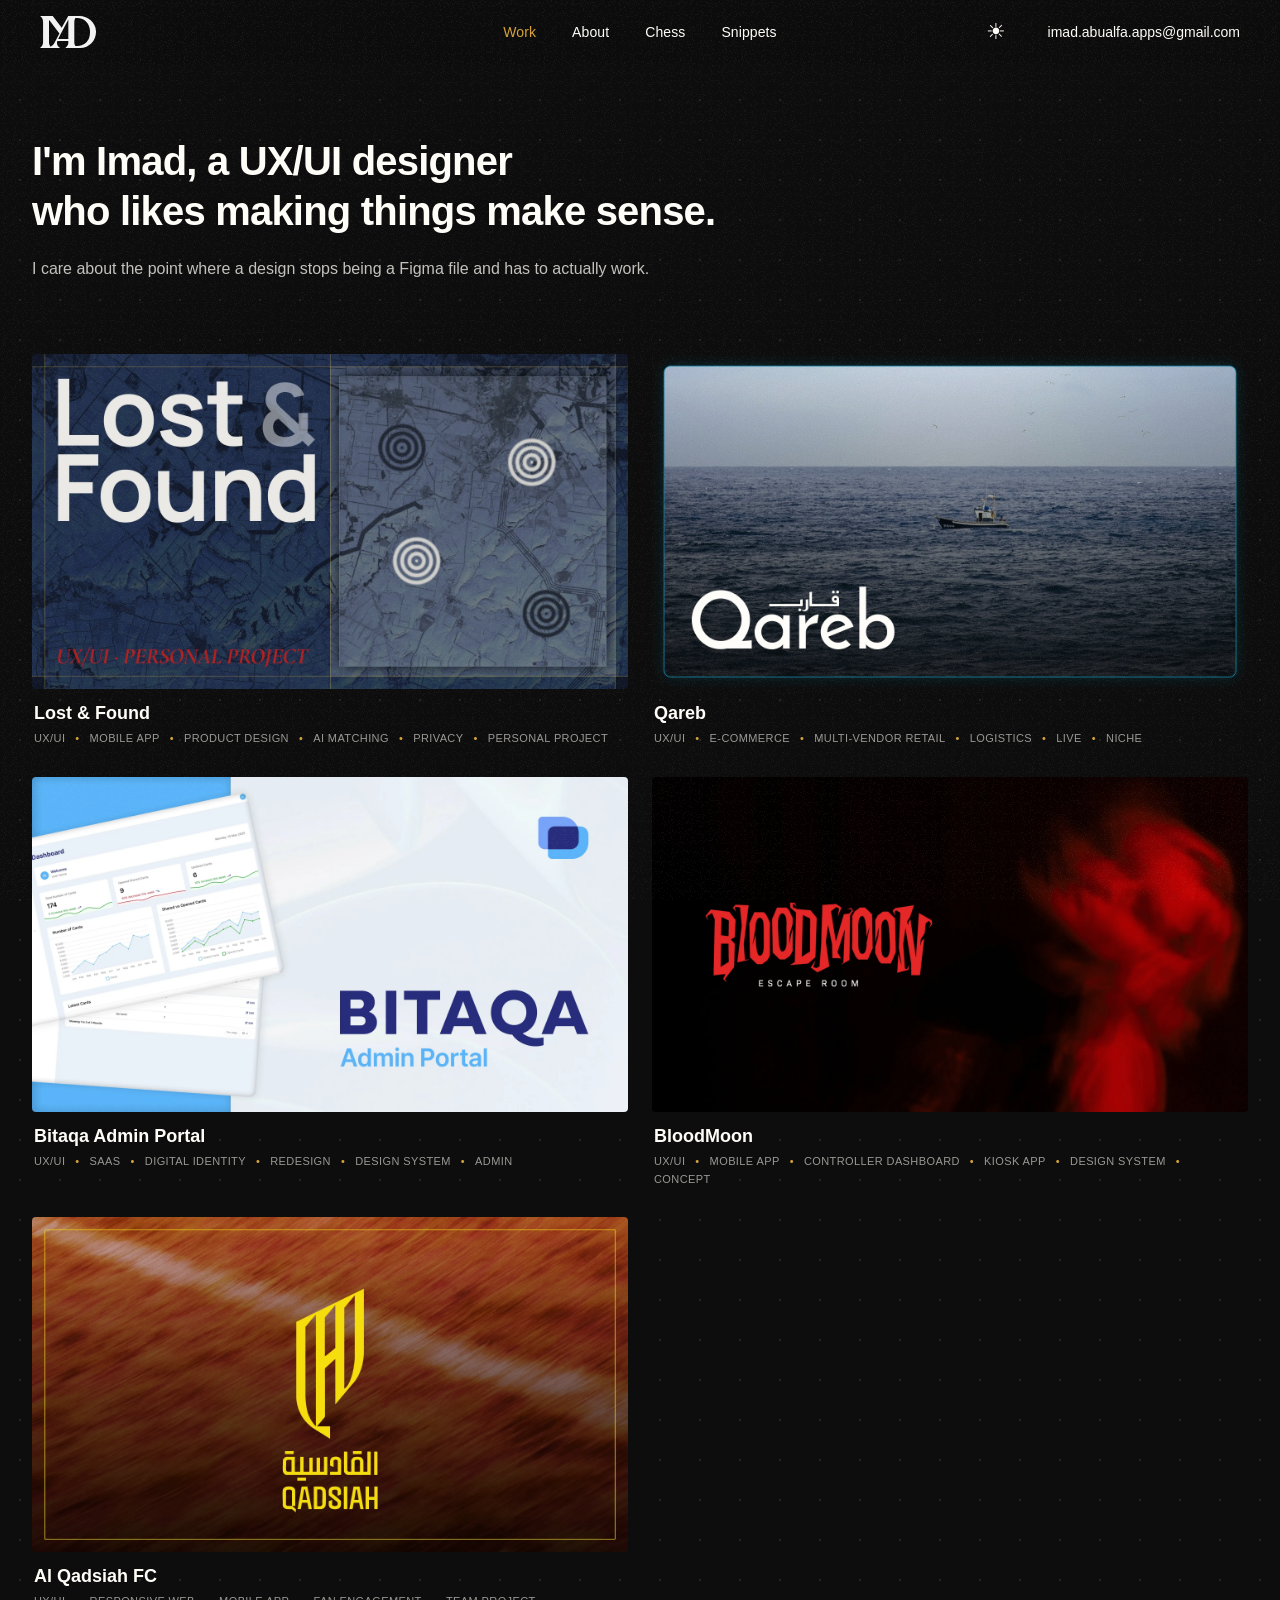
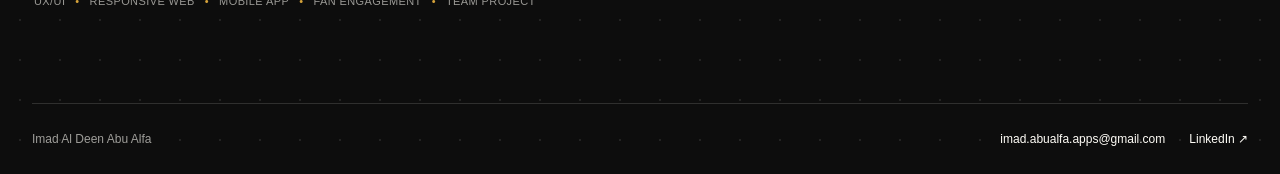
<file: index.html>
<!DOCTYPE html>
<html lang="en">
    <head>
        <meta charset="UTF-8">
        <meta name="viewport" content="width=device-width, initial-scale=1.0">
        <title>Imad Al Deen Abu Alfa Portfolio</title>

        <link rel="icon" type="image/png" href="favicon.png">

        <script src="theme.js"></script>
        <link rel="stylesheet" href="buttons.css">
        <link rel="stylesheet" href="styles.css">
    </head>

    <body>
        <div class="navbar">
            <div
                class="logo-hover"
                onclick="window.scrollTo({ top: 0, behavior: 'smooth' })"
            >
                <img class="logo logo-black" src="Logo.svg" alt="Imad Logo">
                <img class="logo logo-yellow" src="Logo-yellow.svg" alt="">
            </div>

            <div class="nav-links">
                <a href="./index.html" class="H4" aria-current="page">Work</a>
                <a href="about/index.html" class="H4">About</a>
                <a href="chess/index.html" class="H4">Chess</a>
                <a href="snippets/index.html" class="H4">Snippets</a>
            </div>

            <div class="nav-actions">
              <button
                class="theme-toggle"
                type="button"
                aria-label="Switch to dark mode"
                aria-pressed="false"
              >
                <span class="theme-moon" aria-hidden="true">☾</span>
                <span class="theme-sun" aria-hidden="true">☀︎</span>
              </button>
            
              <a
                class="nav-email email-link"
                href="mailto:imad.abualfa.apps@gmail.com"
              >
                imad.abualfa.apps@gmail.com
              </a>
            
              <button class="hamburger" id="hamburger" aria-label="Open menu" aria-expanded="false" aria-controls="mobile-drawer">
                  <span></span>
                  <span></span>
                  <span></span>
              </button>
            </div>

        </div>

        <div class="drawer-overlay" id="drawerOverlay"></div>

        <nav class="mobile-drawer" id="mobile-drawer" aria-hidden="true">
            <div class="drawer-header">
                <img class="logo" src="Logo.svg" alt="Imad Logo">
                <button class="drawer-close" id="drawerClose" aria-label="Close menu">&times;</button>
            </div>
            <div class="drawer-links">
                <a href="./index.html" class="H4" aria-current="page">Work</a>
                <a href="about/index.html" class="H4">About</a>
                <a href="chess/index.html" class="H4">Chess</a>
                <a href="snippets/index.html" class="H4">Snippets</a>
            </div>
            <a class="drawer-email email-link" href="mailto:imad.abualfa.apps@gmail.com">
              imad.abualfa.apps@gmail.com
            </a>
        </nav>
<!--
        <div class="section1">
            <div class="hero">
                <video
                    class="hero-static"
                    autoplay
                    muted
                    loop
                    playsinline
                >
                    <source src="tv-static.webm" type="video/webm">
                </video>
                <div class="hero-sparkles" aria-hidden="true"></div>
                <div class="herotext reveal">
                    <a class="H1">I'm Imad, a UX/UI designer
                      who likes making things make sense.</a>
                    <p class="body-large">I care about the point where a design stops being a Figma file and has to actually work.</p>
                    <button class="light-mid" onclick="scrollToWork()">View My Work</button>
                </div>
            </div>
            <div class="hero2 reveal">
                <img class="big-title" src="uxui.svg" alt="UX/UI Designer" style="width: 100%; height: auto;">
            </div>
        </div>
-->
        <section class="homepage-intro">
          <h1 class="H1">
            I'm Imad, a UX/UI designer<br class="intro-break">
            who likes making things make sense.
          </h1>
        
          <p class="body-large">
            I care about the point where a design stops being
            a Figma file and has to actually work.
          </p>
        </section>
        
        <div class="section2" id="work">
            <!--<div class="title-button reveal">
                <a class="H0">WORK</a>
                <a class="H0" style="color: var(--saffron);">'26</a>
            </div>-->
            <div class="work-grid">

                <div class="card reveal" onclick="window.location.href='lost-found/'">
                    <div class="card-image-wrap">
                        <div class="card-image-pan">
                            <img class="card-image" src="lost-found/1.webp" alt="Lost & Found">
                        </div>
                    </div>
                    <div class="card-content">
                        <a class="H4">Lost & Found</a>
                        <div class="tag-container">
                          <span class="tag">UX/UI</span>
                          <span class="tag">Mobile App</span>
                          <span class="tag">Product Design</span>
                          <span class="tag">AI Matching</span>
                          <span class="tag">Privacy</span>
                          <span class="tag">Personal Project</span>
                        </div>
                    </div>
                </div>

                <div class="card reveal" onclick="window.location.href='qareb/'">
                    <div class="card-image-wrap">
                        <div class="card-image-pan">
                            <img class="card-image" src="qareb/1.webp" alt="Qareb">
                        </div>
                    </div>
                    <div class="card-content">
                        <a class="H4">Qareb</a>
                        <div class="tag-container">
                          <span class="tag">UX/UI</span>
                          <span class="tag">E-commerce</span>
                          <span class="tag">Multi-vendor retail</span>
                          <span class="tag">Logistics</span>
                          <span class="tag">Live</span>
                          <span class="tag">Niche</span>
                        </div>
                    </div>
                </div>

            </div>

            <div class="work-grid">

                <div class="card reveal" onclick="window.location.href='bitaqa/'">
                    <div class="card-image-wrap">
                        <div class="card-image-pan">
                            <img class="card-image" src="bitaqa/1.webp" alt="Bitaqa">
                        </div>
                    </div>
                    <div class="card-content">
                        <a class="H4">Bitaqa Admin Portal</a>
                        <div class="tag-container">
                          <span class="tag">UX/UI</span>
                          <span class="tag">SAAS</span>
                          <span class="tag">Digital Identity</span>
                          <span class="tag">Redesign</span>
                          <span class="tag">Design System</span>
                          <span class="tag">Admin</span>
                        </div>
                    </div>
                </div>

                <div class="card reveal" onclick="window.location.href='bloodmoon/'">
                    <div class="card-image-wrap">
                        <div class="card-image-pan">
                            <img class="card-image" src="bloodmoon/1.webp" alt="BloodMoon">
                        </div>
                    </div>
                    <div class="card-content">
                        <a class="H4">BloodMoon</a>
                        <div class="tag-container">
                          <span class="tag">UX/UI</span>
                          <span class="tag">Mobile App</span>
                          <span class="tag">Controller Dashboard</span>
                          <span class="tag">Kiosk App</span>
                          <span class="tag">Design System</span>
                          <span class="tag">Concept</span>
                        </div>
                    </div>
                </div>

            </div>

            <div class="work-grid">

                <div class="card reveal" onclick="window.location.href='al-qadsiah/'">
                    <div class="card-image-wrap">
                        <div class="card-image-pan">
                            <img class="card-image" src="al-qadsiah/1.webp" alt="Al Qadsiah">
                        </div>
                    </div>
                    <div class="card-content">
                        <a class="H4">Al Qadsiah FC</a>
                        <div class="tag-container">
                          <span class="tag">UX/UI</span>
                          <span class="tag">Responsive Web</span>
                          <span class="tag">Mobile App</span>
                          <span class="tag">Fan Engagement</span>
                          <span class="tag">Team Project</span>
                        </div>
                    </div>
                </div>
<!--
                <div class="card reveal">
                    <div class="card-image-wrap">
                        <div class="card-image-pan">
                            <img class="card-image" src="bloodmoon.webp" alt="Bloodmooon">
                        </div>
                    </div>
                    <div class="card-content">
                        <a class="H4">BloodMooon</a>
                        <div class="tag-container">
                          <span class="tag">UX/UI</span>
                          <span class="tag">AI Chatbot</span>
                          <span class="tag">Fintech</span>
                          <span class="tag">Design System</span>
                          <span class="tag">Award-Winning</span>
                        </div>
                    </div>
                </div>
 -->
            </div>


            <script>
              const hero = document.querySelector('.hero');
            
              if (hero && window.matchMedia('(pointer: fine)').matches) {
            
                let targetX = 50;
                let targetY = 50;
            
                let currentX = 50;
                let currentY = 50;
            
                const followSpeed = 0.08;
            
                hero.addEventListener('pointermove', (event) => {
                  const rect = hero.getBoundingClientRect();
            
                  targetX =
                    ((event.clientX - rect.left) / rect.width) * 100;
            
                  targetY =
                    ((event.clientY - rect.top) / rect.height) * 100;
            
                  hero.style.setProperty('--hero-glow-opacity', '1');
                });
            
                hero.addEventListener('pointerleave', () => {
                  hero.style.setProperty('--hero-glow-opacity', '0');
                });
            
                function animateSpotlight() {
            
                  currentX += (targetX - currentX) * followSpeed;
                  currentY += (targetY - currentY) * followSpeed;
            
                  hero.style.setProperty(
                    '--hero-mx',
                    `${currentX}%`
                  );
            
                  hero.style.setProperty(
                    '--hero-my',
                    `${currentY}%`
                  );
            
                  requestAnimationFrame(animateSpotlight);
                }
            
                animateSpotlight();
              }
            </script>

            <script>
              const sparkleContainer =
                document.querySelector('.hero-sparkles');
            
              if (sparkleContainer) {
            
                const sparkleCount = 26;
            
                for (let i = 0; i < sparkleCount; i++) {
            
                  const sparkle = document.createElement('span');
            
                  sparkle.classList.add('hero-sparkle');
            
                  const size =
                    Math.random() * 2 + 1.5;
            
                  const x =
                    Math.random() * 100;
            
                  const duration =
                    Math.random() * 8 + 9;
            
                  const delay =
                    Math.random() * -15;
            
                  const drift =
                    Math.random() * 100 - 50;
            
                  const opacity =
                    Math.random() * 0.35 + 0.2;
            
                  sparkle.style.setProperty(
                    '--size',
                    `${size}px`
                  );
            
                  sparkle.style.setProperty(
                    '--x',
                    `${x}%`
                  );
            
                  sparkle.style.setProperty(
                    '--duration',
                    `${duration}s`
                  );
            
                  sparkle.style.setProperty(
                    '--delay',
                    `${delay}s`
                  );
            
                  sparkle.style.setProperty(
                    '--drift',
                    `${drift}px`
                  );
            
                  sparkle.style.setProperty(
                    '--opacity',
                    opacity
                  );
            
                  sparkleContainer.appendChild(sparkle);
                }
              }
            </script>
            
        </div>

        <footer class="site-footer">
          <span class="footer-name">Imad Al Deen Abu Alfa</span>
        
          <div class="footer-links">
            <a
              class="email-link"
              href="mailto:imad.abualfa.apps@gmail.com"
            >
              imad.abualfa.apps@gmail.com
            </a>
        
            <a
              href="https://www.linkedin.com/in/imad-al-deen-abu-alfa/"
              target="_blank"
              rel="noopener noreferrer"
            >
              LinkedIn ↗
            </a>
          </div>
        </footer>

        <script>
          const footerSparkleContainer =
            document.querySelector('.footer-sparkles');
        
          if (footerSparkleContainer) {
        
            const footerSparkleCount = 20;
        
            for (let i = 0; i < footerSparkleCount; i++) {
        
              const sparkle = document.createElement('span');
        
              sparkle.classList.add('hero-sparkle');
        
              const size =
                Math.random() * 2 + 1.5;
        
              const x =
                Math.random() * 100;
        
              const duration =
                Math.random() * 8 + 9;
        
              const delay =
                Math.random() * -15;
        
              const drift =
                Math.random() * 100 - 50;
        
              const opacity =
                Math.random() * 0.35 + 0.2;
        
              sparkle.style.setProperty(
                '--size',
                `${size}px`
              );
        
              sparkle.style.setProperty(
                '--x',
                `${x}%`
              );
        
              sparkle.style.setProperty(
                '--duration',
                `${duration}s`
              );
        
              sparkle.style.setProperty(
                '--delay',
                `${delay}s`
              );
        
              sparkle.style.setProperty(
                '--drift',
                `${drift}px`
              );
        
              sparkle.style.setProperty(
                '--opacity',
                opacity
              );
        
              footerSparkleContainer.appendChild(sparkle);
            }
          }
        </script>

        <script src="cursor.js"></script>
        <script src="email-copy.js"></script>

        <script>
              /* =========================================================
                 OFFSET SCROLLING LOGIC (-80px Navbar Height)
                 ========================================================= */
              function scrollToSection(id) {
                const targetSection = document.getElementById(id);

                if (targetSection) {
                  const elementPosition = targetSection.getBoundingClientRect().top;
                  const offsetPosition = elementPosition + window.pageYOffset - 64; // 64px navbar offset

                  window.scrollTo({
                    top: offsetPosition,
                    behavior: 'smooth'
                  });
                }
              }

              // Section helpers
              function scrollToWork() {
                scrollToSection('work');
              }

              function scrollToAbout() {
                scrollToSection('about');
              }

              /* =========================================================
                 MOBILE DRAWER LOGIC
                 ========================================================= */
              const hamburger = document.getElementById('hamburger');
              const drawer = document.getElementById('mobile-drawer');
              const overlay = document.getElementById('drawerOverlay');
              const drawerClose = document.getElementById('drawerClose');

              function openDrawer() {
                drawer.classList.add('open');
                overlay.classList.add('open');
                hamburger.classList.add('active');
                hamburger.setAttribute('aria-expanded', 'true');
                drawer.setAttribute('aria-hidden', 'false');
                document.body.style.overflow = 'hidden';
              }

              function closeDrawer() {
                drawer.classList.remove('open');
                overlay.classList.remove('open');
                hamburger.classList.remove('active');
                hamburger.setAttribute('aria-expanded', 'false');
                drawer.setAttribute('aria-hidden', 'true');
                document.body.style.overflow = '';
              }

              function closeDrawerAnd(fn) {
                closeDrawer();
                setTimeout(fn, 300);
              }

              hamburger.addEventListener('click', () => {
                drawer.classList.contains('open') ? closeDrawer() : openDrawer();
              });
              drawerClose.addEventListener('click', closeDrawer);
              overlay.addEventListener('click', closeDrawer);

              /* =========================================================
                 CARD IMAGE PARALLAX
                 ========================================================= */
              const MAX_PARALLAX = 10; // px

              document.querySelectorAll('.card-image-wrap').forEach(wrap => {
                wrap.addEventListener('mousemove', (e) => {
                  const rect = wrap.getBoundingClientRect();
                  const px = ((e.clientX - rect.left) / rect.width - 0.5) * MAX_PARALLAX;
                  const py = ((e.clientY - rect.top) / rect.height - 0.5) * MAX_PARALLAX;
                  wrap.style.setProperty('--px', px.toFixed(2));
                  wrap.style.setProperty('--py', py.toFixed(2));
                });

                wrap.addEventListener('mouseleave', () => {
                  wrap.style.setProperty('--px', 0);
                  wrap.style.setProperty('--py', 0);
                });
              });

              /* =========================================================
                 SCROLL FADE-IN REVEAL
                 ========================================================= */
              const revealEls = document.querySelectorAll('.reveal');

              if ('IntersectionObserver' in window) {
                const revealObserver = new IntersectionObserver((entries) => {
                  entries.forEach((entry, i) => {
                    if (entry.isIntersecting) {
                      entry.target.style.transitionDelay = (i % 3) * 60 + 'ms';
                      entry.target.classList.add('in-view');
                      revealObserver.unobserve(entry.target);
                    }
                  });
                }, { threshold: 0.12, rootMargin: '0px 0px -60px 0px' });

                revealEls.forEach(el => revealObserver.observe(el));
              } else {
                revealEls.forEach(el => el.classList.add('in-view'));
              }
              
            </script>

            
            <script src="button-hover.js"></script>

    </body>
</html>
</file>
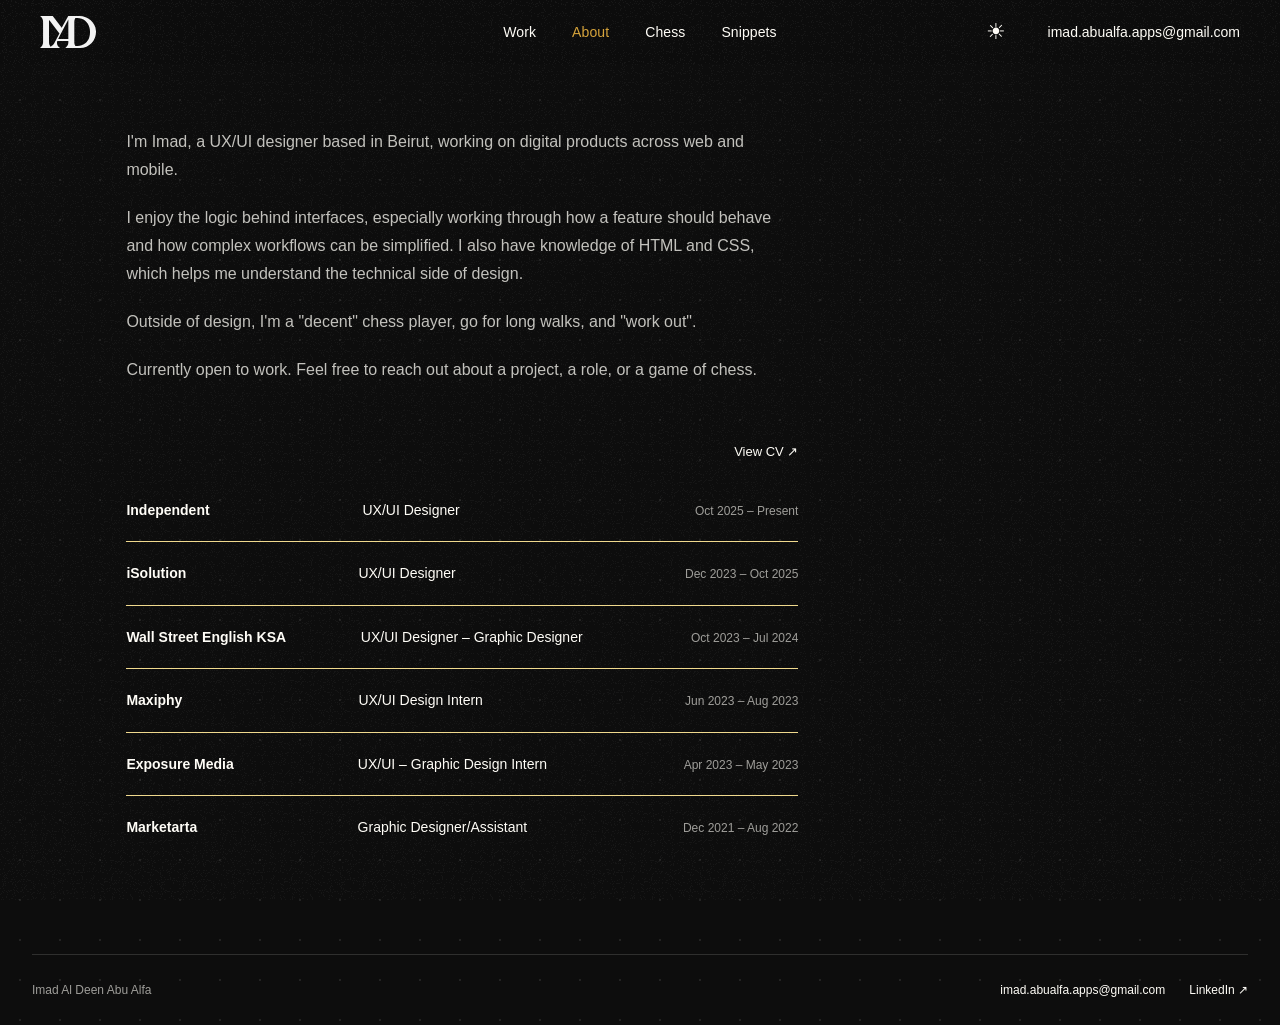
<file: about/index.html>
<!DOCTYPE html>
<html lang="en">
<head>
  <meta charset="UTF-8">
  <meta name="viewport" content="width=device-width, initial-scale=1.0">
  <title>About - Imad Al Deen Abu Alfa</title>

  <link rel="icon" type="image/png" href="../favicon.png">

  <script src="../theme.js"></script>
  <link rel="stylesheet" href="../buttons.css">
  <link rel="stylesheet" href="../styles.css">
</head>

<body>
  <div class="navbar">
    <div class="logo-hover" onclick="window.location.href='../index.html'">
      <img class="logo logo-black" src="../Logo.svg" alt="Imad Logo">
      <img class="logo logo-yellow" src="../Logo-yellow.svg" alt="">
    </div>

    <div class="nav-links">
      <a href="../index.html" class="H4">Work</a>
      <a href="./index.html" class="H4" aria-current="page">About</a>
      <a href="../chess/index.html" class="H4">Chess</a>
      <a href="../snippets/index.html" class="H4">Snippets</a>
    </div>

    <div class="nav-actions">
      <button
        class="theme-toggle"
        type="button"
        aria-label="Switch to light mode"
        aria-pressed="false"
      >
        <span class="theme-moon" aria-hidden="true">☾</span>
        <span class="theme-sun" aria-hidden="true">☀︎</span>
      </button>

      <a
        class="nav-email email-link"
        href="mailto:imad.abualfa.apps@gmail.com"
      >
        imad.abualfa.apps@gmail.com
      </a>

      <button
        class="hamburger"
        id="hamburger"
        aria-label="Open menu"
        aria-expanded="false"
        aria-controls="mobile-drawer"
      >
        <span></span>
        <span></span>
        <span></span>
      </button>
    </div>
  </div>

  <div class="drawer-overlay" id="drawerOverlay"></div>

  <nav class="mobile-drawer" id="mobile-drawer" aria-hidden="true">
    <div class="drawer-header">
      <img class="logo" src="../Logo.svg" alt="Imad Logo">
      <button
        class="drawer-close"
        id="drawerClose"
        aria-label="Close menu"
      >&times;</button>
    </div>

    <div class="drawer-links">
      <a href="../index.html" class="H4">Work</a>
      <a href="./index.html" class="H4" aria-current="page">About</a>
      <a href="../chess/index.html" class="H4">Chess</a>
      <a href="../snippets/index.html" class="H4">Snippets</a>
    </div>

    <a
      class="drawer-email email-link"
      href="mailto:imad.abualfa.apps@gmail.com"
    >
      imad.abualfa.apps@gmail.com
    </a>
  </nav>

  <main class="about-page">
    <section class="about-intro">
      <section class="about-intro">
        <p>
          I'm Imad, a UX/UI designer based in Beirut, working on digital products across web and mobile.
        </p>

        <p>
          I enjoy the logic behind interfaces, especially working through how a feature should behave and 
          how complex workflows can be simplified. I also have knowledge of HTML and CSS, which helps me 
          understand the technical side of design.
        </p>

        <p>
          Outside of design, I'm a "decent" chess player, go for long walks, and "work out".
        </p>

        <p>
          Currently open to work. Feel free to reach out about a project, a role, or a game of chess.
        </p>
      </section>
    </section>
  
    <section class="experience" id="about">
      <section class="experience" id="about">
        <div class="experience-header">
          <a
            class="experience-cv"
            href="../Abu_Alfa_Imad_Al_Deen_CV_Public.pdf"
            target="_blank"
            rel="noopener noreferrer"
          >
            View CV ↗
          </a>
        </div>
        <div class="exp-row">
          <div class="exp-company">Independent</div>
          <div class="exp-role">UX/UI Designer</div>
          <div class="exp-dates">Oct 2025 – Present</div>
        </div>
        <div class="exp-row">
          <div class="exp-company">iSolution</div>
          <div class="exp-role">UX/UI Designer</div>
          <div class="exp-dates">Dec 2023 – Oct 2025</div>
        </div>
        <div class="exp-row">
          <div class="exp-company">Wall Street English KSA</div>
          <div class="exp-role">UX/UI Designer – Graphic Designer</div>
          <div class="exp-dates">Oct 2023 – Jul 2024</div>
        </div>
        <div class="exp-row">
          <div class="exp-company">Maxiphy</div>
          <div class="exp-role">UX/UI Design Intern</div>
          <div class="exp-dates">Jun 2023 – Aug 2023</div>
        </div>
        <div class="exp-row">
          <div class="exp-company">Exposure Media</div>
          <div class="exp-role">UX/UI – Graphic Design Intern</div>
          <div class="exp-dates">Apr 2023 – May 2023</div>
        </div>
        <div class="exp-row">
          <div class="exp-company">Marketarta</div>
          <div class="exp-role">Graphic Designer/Assistant</div>
          <div class="exp-dates">Dec 2021 – Aug 2022</div>
        </div>
      </section>
    </section>
  </main>


  <footer class="site-footer">
    <span class="footer-name">Imad Al Deen Abu Alfa</span>

    <div class="footer-links">
      <a
        class="email-link"
        href="mailto:imad.abualfa.apps@gmail.com"
      >
        imad.abualfa.apps@gmail.com
      </a>

      <a
        href="https://www.linkedin.com/in/imad-al-deen-abu-alfa/"
        target="_blank"
        rel="noopener noreferrer"
      >
        LinkedIn ↗
      </a>
    </div>
  </footer>

  <script src="../cursor.js"></script>
  <script src="../email-copy.js"></script>

  <script>
    const hamburger = document.getElementById('hamburger');
    const drawer = document.getElementById('mobile-drawer');
    const overlay = document.getElementById('drawerOverlay');
    const drawerClose = document.getElementById('drawerClose');

    function openDrawer() {
      drawer.classList.add('open');
      overlay.classList.add('open');
      hamburger.classList.add('active');
      hamburger.setAttribute('aria-expanded', 'true');
      drawer.setAttribute('aria-hidden', 'false');
      document.body.style.overflow = 'hidden';
    }

    function closeDrawer() {
      drawer.classList.remove('open');
      overlay.classList.remove('open');
      hamburger.classList.remove('active');
      hamburger.setAttribute('aria-expanded', 'false');
      drawer.setAttribute('aria-hidden', 'true');
      document.body.style.overflow = '';
    }

    hamburger.addEventListener('click', function () {
      drawer.classList.contains('open')
        ? closeDrawer()
        : openDrawer();
    });

    drawerClose.addEventListener('click', closeDrawer);
    overlay.addEventListener('click', closeDrawer);

    document.addEventListener('keydown', function (event) {
      if (event.key === 'Escape') closeDrawer();
    });

    window.matchMedia('(max-width: 900px)')
      .addEventListener('change', function (event) {
        if (!event.matches) closeDrawer();
      });
  </script>
  <script src="../button-hover.js"></script>
</body>
</html>
</file>
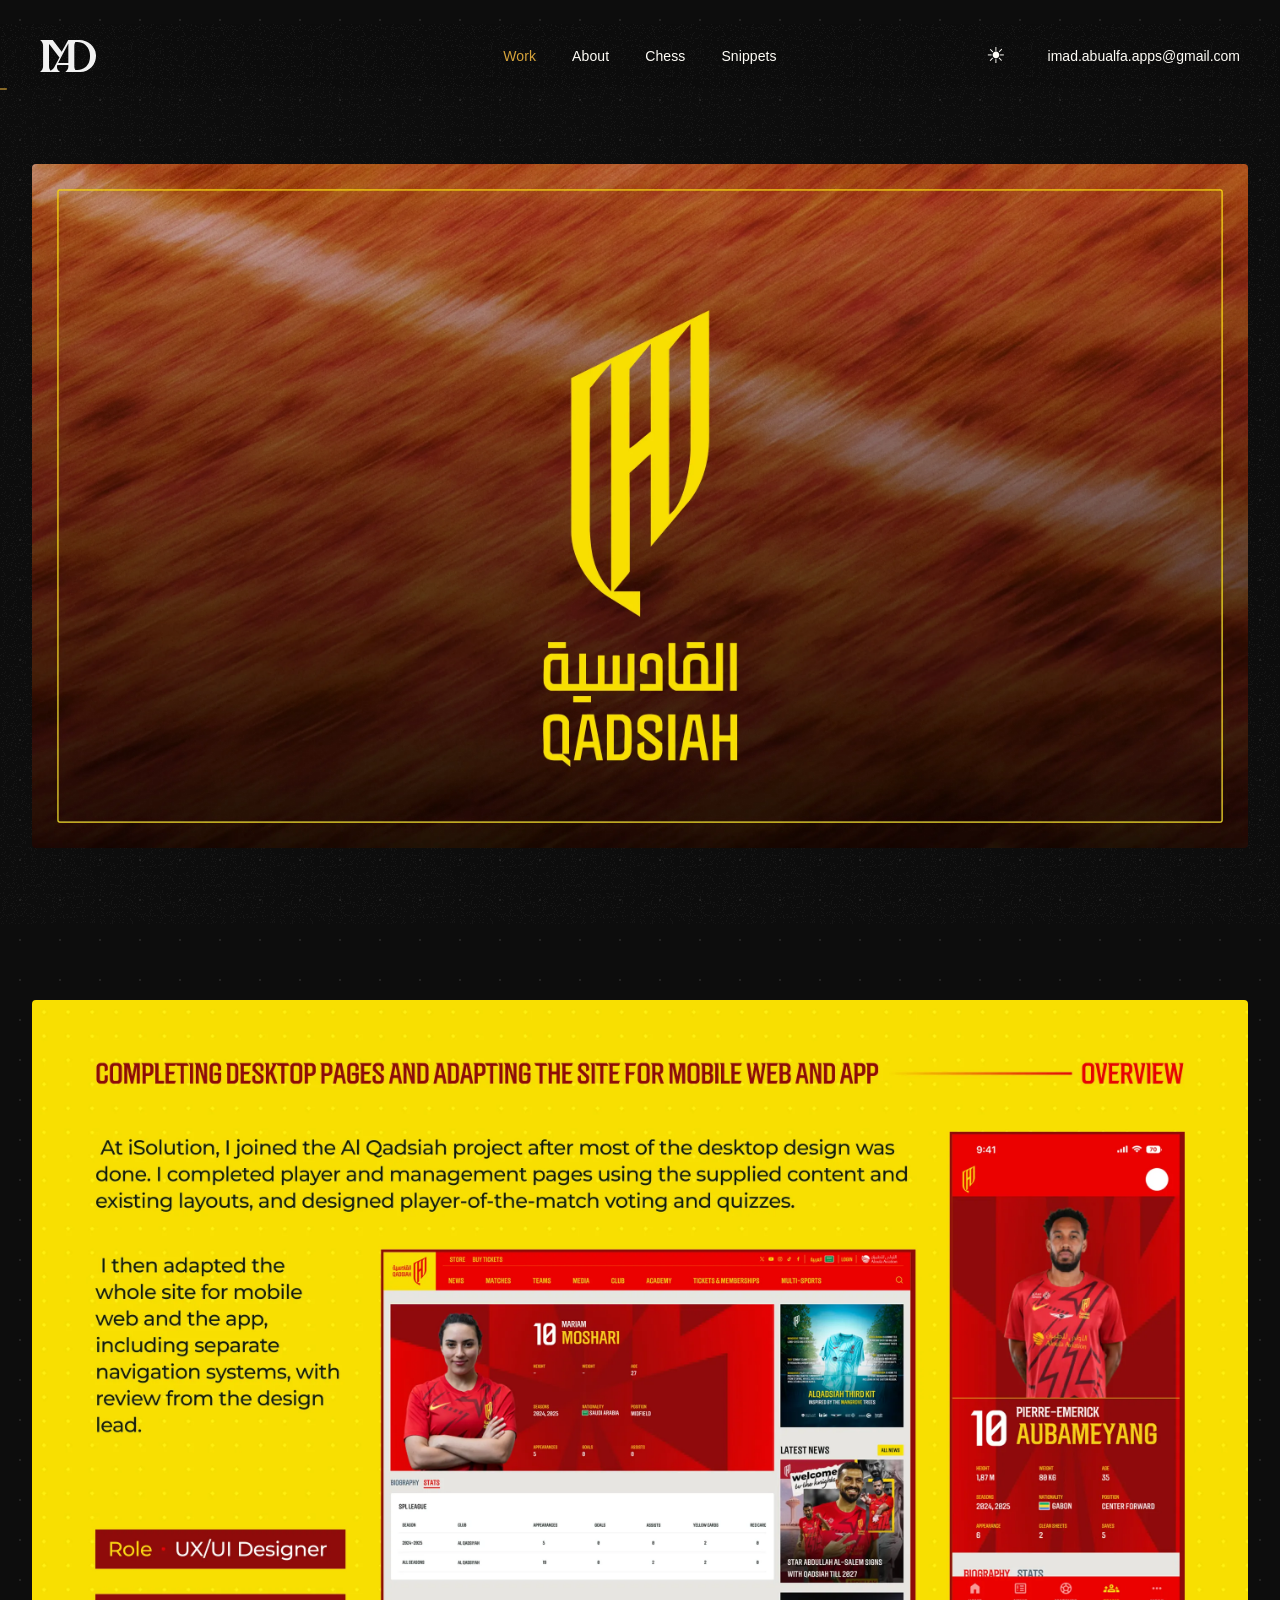
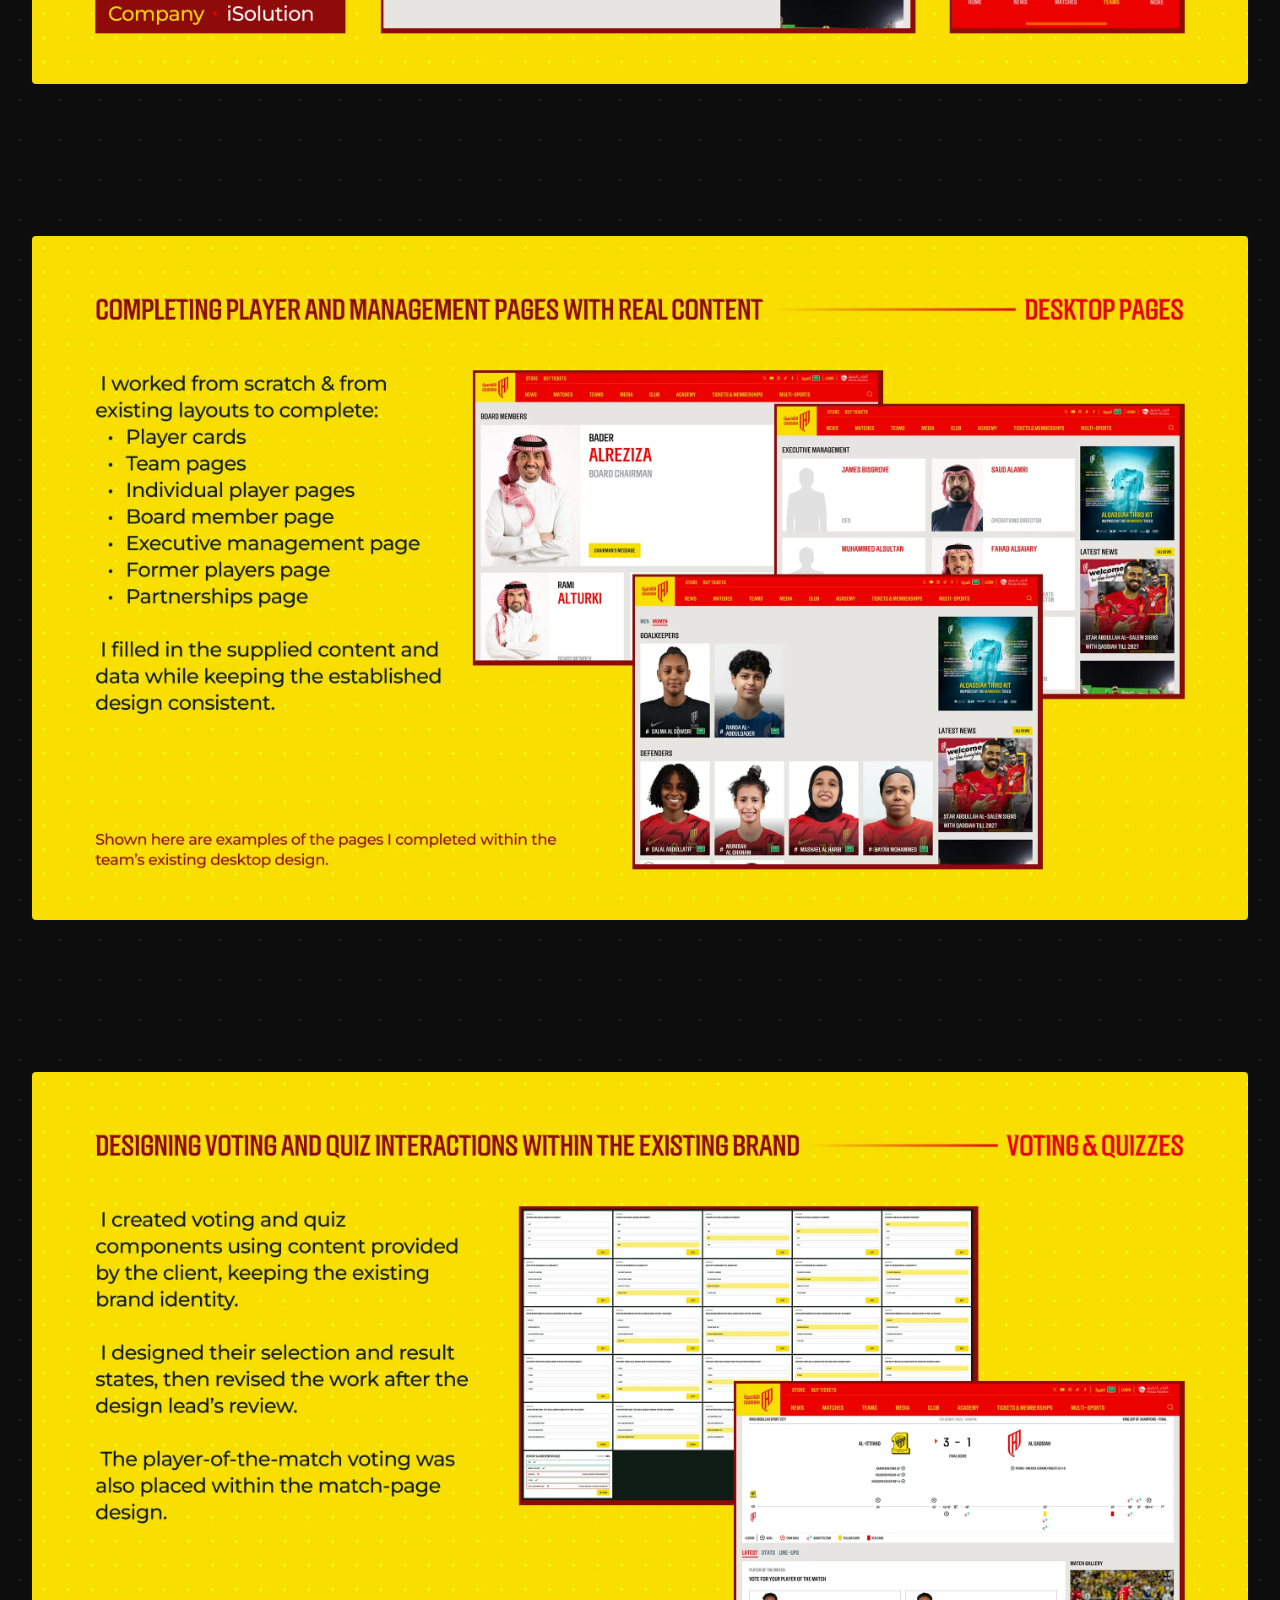
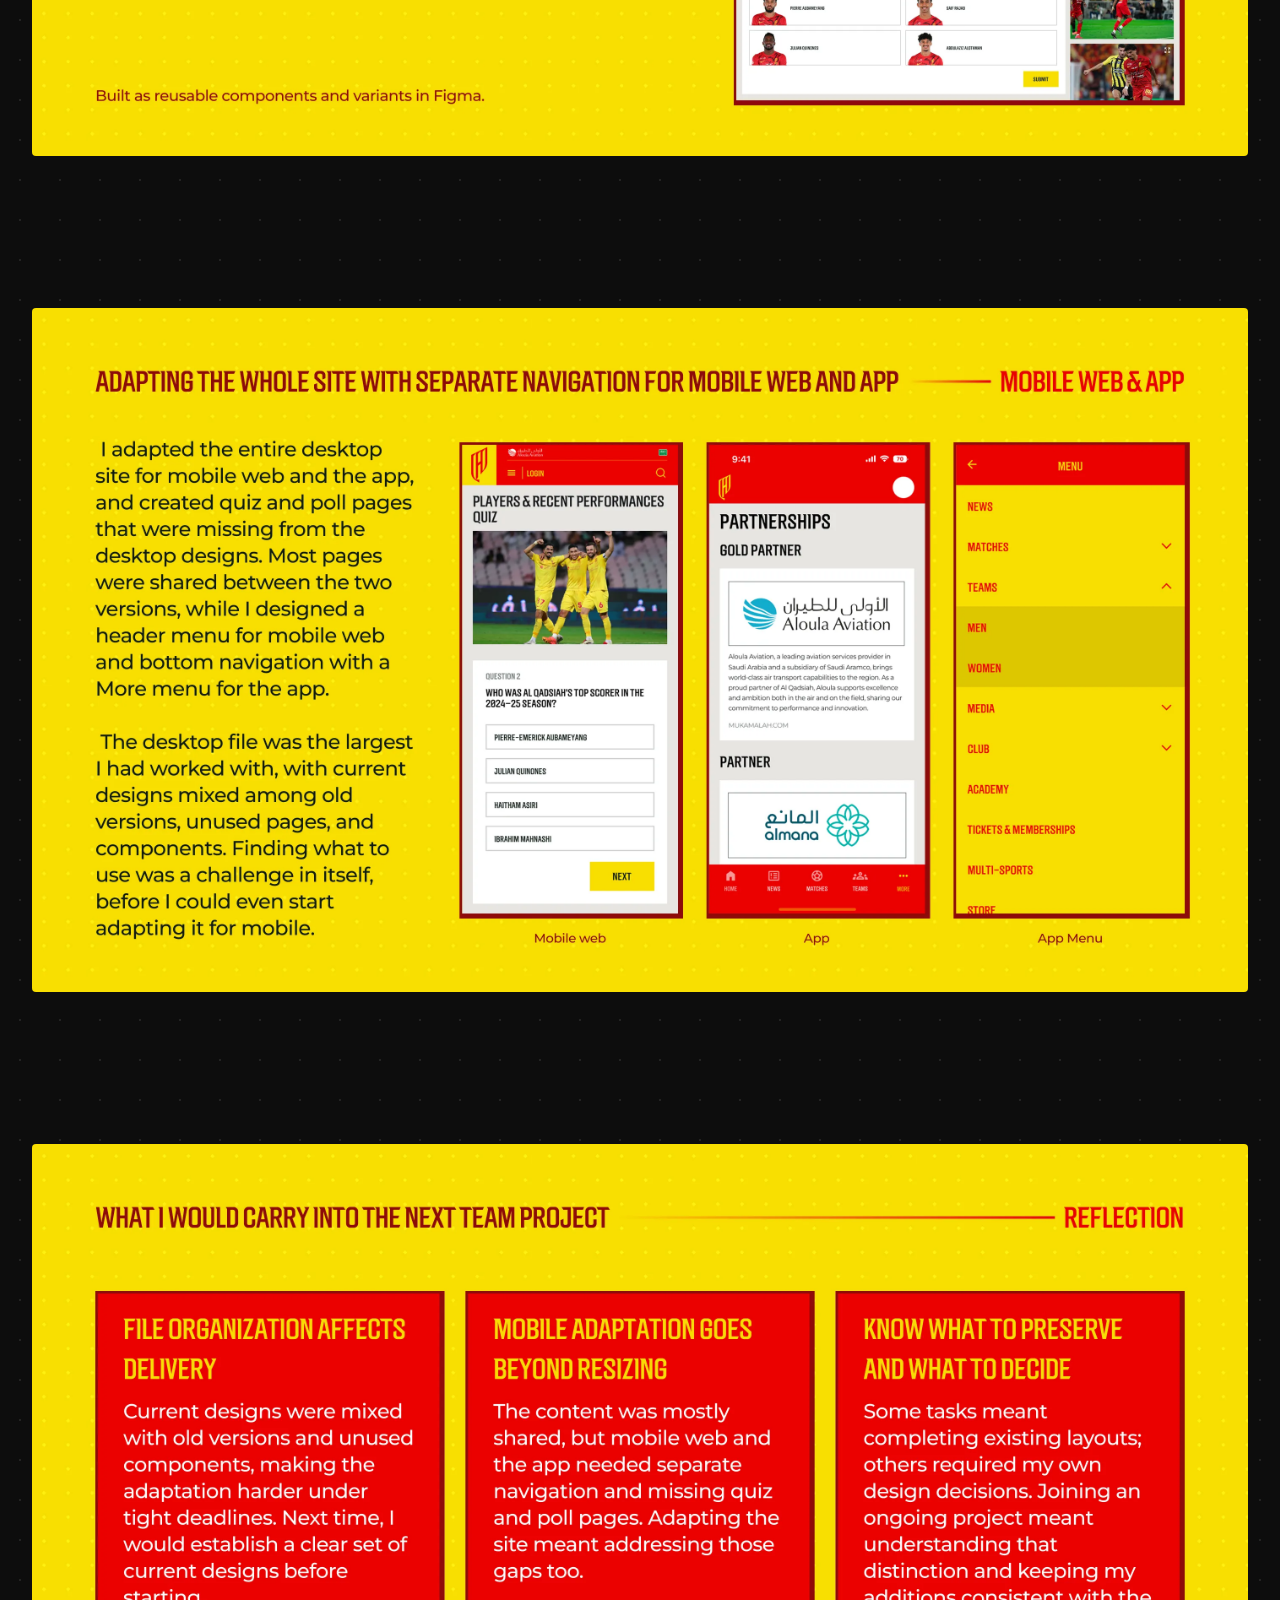
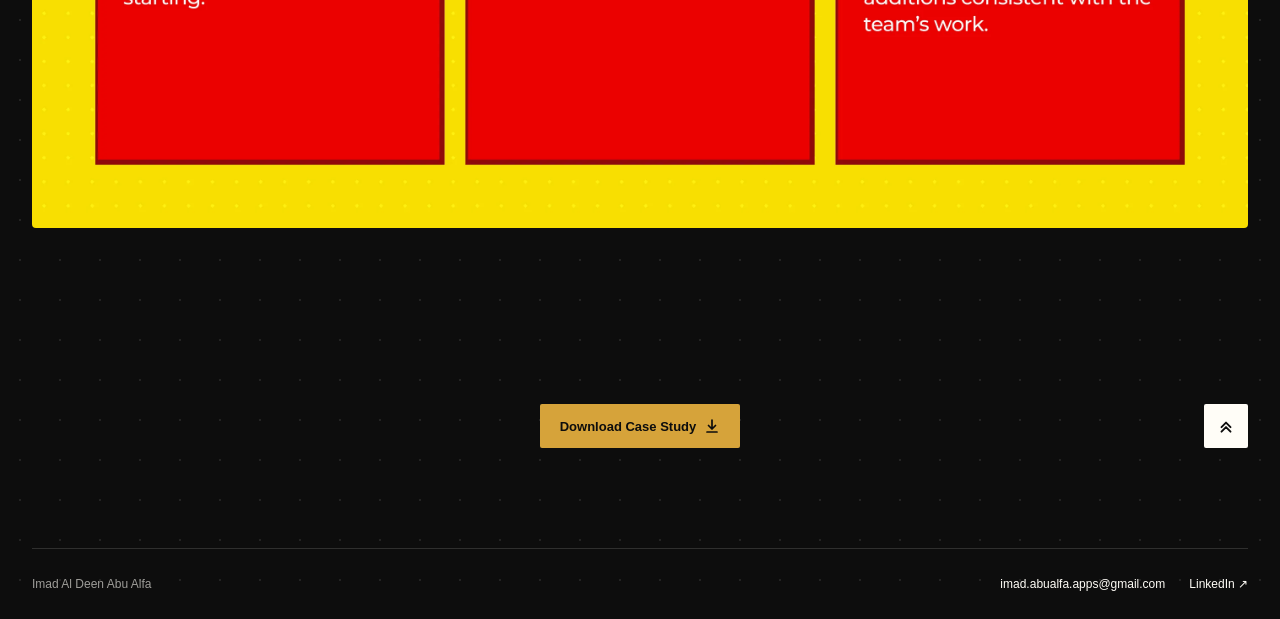
<file: al-qadsiah/index.html>
<!DOCTYPE html>
<html lang="en">

<head>
    <meta charset="UTF-8">

    <meta name="viewport" content="width=device-width, initial-scale=1.0">

    <title>Al Qadsiah — Imad Al Deen Abu Alfa</title>

    <link rel="icon" type="image/png" href="../favicon.png">

    <script src="../theme.js"></script>
    <link rel="stylesheet" href="../buttons.css">
    <link rel="stylesheet" href="../styles.css">
    <link rel="stylesheet" href="../case-study.css">

    <!-- Load the first slide immediately -->
    <link rel="preload" as="image" href="1.webp">
</head>


<body>

    <!-- =========================
         NAVBAR
         ========================= -->

    <div class="navbar">

        <div
            class="logo-hover"
            onclick="window.location.href='../'"
        >
            <img class="logo logo-black" src="../Logo.svg" alt="Imad Logo">
            <img class="logo logo-yellow" src="../Logo-yellow.svg" alt="">
        </div>

        <div class="nav-links">
            <a href="../index.html" class="H4" aria-current="location">Work</a>
            <a href="../about/index.html" class="H4">About</a>
            <a href="../chess/index.html" class="H4">Chess</a>
            <a href="../snippets/index.html" class="H4">Snippets</a>
        </div>

        <div class="nav-actions">
          <button
            class="theme-toggle"
            type="button"
            aria-label="Switch to dark mode"
            aria-pressed="false"
          >
            <span class="theme-moon" aria-hidden="true">☾</span>
            <span class="theme-sun" aria-hidden="true">☀︎</span>
          </button>
        
          <a
            class="nav-email email-link"
            href="mailto:imad.abualfa.apps@gmail.com"
          >
            imad.abualfa.apps@gmail.com
          </a>
        
          <button class="hamburger" id="hamburger" aria-label="Open menu" aria-expanded="false" aria-controls="mobile-drawer">
              <span></span>
              <span></span>
              <span></span>
          </button>
        </div>

    </div>

    <div class="reading-progress" aria-hidden="true">
      <div class="reading-progress-fill"></div>
    </div>

    <!-- =========================
         MOBILE MENU
         ========================= -->

    <div
        class="drawer-overlay"
        id="drawerOverlay"
    ></div>


    <nav
        class="mobile-drawer"
        id="mobile-drawer"
        aria-hidden="true"
    >

        <div class="drawer-header">

            <img
                class="logo"
                src="../Logo.svg"
                alt="Imad Logo"
                onclick="window.location.href='../'"
            >

            <button
                class="drawer-close"
                id="drawerClose"
                aria-label="Close menu"
            >
                &times;
            </button>

        </div>


        <div class="drawer-links">
            <a href="../index.html" class="H4" aria-current="location">Work</a>
            <a href="../about/index.html" class="H4">About</a>
            <a href="../chess/index.html" class="H4">Chess</a>
            <a href="../snippets/index.html" class="H4">Snippets</a>
        </div>


        <a class="drawer-email email-link" href="mailto:imad.abualfa.apps@gmail.com">
          imad.abualfa.apps@gmail.com
        </a>

    </nav>

    <script>
      (function () {
        const fill = document.querySelector('.reading-progress-fill');
        if (!fill) return;
    
        let scheduled = false;
    
        function updateProgress() {
          const page = document.scrollingElement;
          const scrollableHeight = page.scrollHeight - page.clientHeight;
    
          const progress = scrollableHeight > 0
            ? Math.min(1, Math.max(0, page.scrollTop / scrollableHeight))
            : 0;
    
          fill.style.transform = `scaleX(${progress})`;
          scheduled = false;
        }
    
        window.addEventListener('scroll', function () {
          if (!scheduled) {
            scheduled = true;
            requestAnimationFrame(updateProgress);
          }
        }, { passive: true });
    
        window.addEventListener('resize', updateProgress);
        window.addEventListener('load', updateProgress);
    
        updateProgress();
      })();
    </script>
    
    <!-- =========================
         CASE STUDY
         ========================= -->

    <main class="case-study">


        <!-- Slide 1 -->

        <section class="case-study-slide-wrap">

            <img
                class="case-study-slide"
                src="1.webp"
                alt="Al Qadsiah case study cover"
                fetchpriority="high"
            >

        </section>



        <!-- Slide 2 -->

        <section class="case-study-slide-wrap">

            <img
                class="case-study-slide"
                src="2.webp"
                alt="Al Qadsiah case study"
                loading="lazy"
                decoding="async"
            >

        </section>



        <!-- Slide 3 -->

        <section class="case-study-slide-wrap">

            <img
                class="case-study-slide"
                src="3.webp"
                alt="Al Qadsiah case study"
                loading="lazy"
                decoding="async"
            >

        </section>



        <!-- Slide 4 -->

        <section class="case-study-slide-wrap">

            <img
                class="case-study-slide"
                src="4.webp"
                alt="Al Qadsiah case study"
                loading="lazy"
                decoding="async"
            >

        </section>



        <!-- Slide 5 -->

        <section class="case-study-slide-wrap">

            <img
                class="case-study-slide"
                src="5.webp"
                alt="Al Qadsiah case study"
                loading="lazy"
                decoding="async"
            >

        </section>



        <!-- Slide 6 -->

        <section class="case-study-slide-wrap">

            <img
                class="case-study-slide"
                src="6.webp"
                alt="Al Qadsiah case study"
                loading="lazy"
                decoding="async"
            >

        </section>


    </main>

    <div class="case-study-actions">
    
        <a
            class="light-mid case-study-download"
            href="../Al_Qadsiah_Case_Study.pdf"
            download
        >
            Download Case Study
    
            <svg
                class="download-icon"
                width="16"
                height="16"
                viewBox="0 0 16 16"
                fill="none"
                aria-hidden="true"
            >
                <path
                    d="M8 2V11M4.5 7.5L8 11L11.5 7.5M3 14H13"
                    stroke="currentColor"
                    stroke-width="1.7"
                    stroke-linecap="round"
                    stroke-linejoin="round"
                />
            </svg>
        </a>
    
        <button
            class="black-mid scroll-top-inline"
            id="scrollTopButton"
            aria-label="Back to top"
        >
            <svg
                class="scroll-top-icon"
                viewBox="0 0 16 16"
                fill="none"
                aria-hidden="true"
            >
                <path
                    d="M4 9L8 5L12 9"
                    stroke="currentColor"
                    stroke-width="1.7"
                    stroke-linecap="round"
                    stroke-linejoin="round"
                />
                <path
                    d="M4 13L8 9L12 13"
                    stroke="currentColor"
                    stroke-width="1.7"
                    stroke-linecap="round"
                    stroke-linejoin="round"
                />
            </svg>
        </button>
    
    </div>

    <!-- =========================
         FOOTER
         ========================= -->

    <footer class="site-footer">
      <span class="footer-name">Imad Al Deen Abu Alfa</span>
    
      <div class="footer-links">
        <a
          class="email-link"
          href="mailto:imad.abualfa.apps@gmail.com"
        >
          imad.abualfa.apps@gmail.com
        </a>
    
        <a
          href="https://www.linkedin.com/in/imad-al-deen-abu-alfa/"
          target="_blank"
          rel="noopener noreferrer"
        >
          LinkedIn ↗
        </a>
      </div>
    </footer>



    <!-- =========================
         MOBILE DRAWER
         ========================= -->

    <script>

        const hamburger =
            document.getElementById('hamburger');

        const drawer =
            document.getElementById('mobile-drawer');

        const overlay =
            document.getElementById('drawerOverlay');

        const drawerClose =
            document.getElementById('drawerClose');


        function openDrawer() {

            drawer.classList.add('open');

            overlay.classList.add('open');

            hamburger.classList.add('active');

            hamburger.setAttribute(
                'aria-expanded',
                'true'
            );

            drawer.setAttribute(
                'aria-hidden',
                'false'
            );

            document.body.style.overflow = 'hidden';

        }


        function closeDrawer() {

            drawer.classList.remove('open');

            overlay.classList.remove('open');

            hamburger.classList.remove('active');

            hamburger.setAttribute(
                'aria-expanded',
                'false'
            );

            drawer.setAttribute(
                'aria-hidden',
                'true'
            );

            document.body.style.overflow = '';

        }


        hamburger.addEventListener(
            'click',
            () => {

                drawer.classList.contains('open')
                    ? closeDrawer()
                    : openDrawer();

            }
        );


        drawerClose.addEventListener(
            'click',
            closeDrawer
        );


        overlay.addEventListener(
            'click',
            closeDrawer
        );

    </script>



    <!-- =========================
         FOOTER SPARKLES
         ========================= -->

    <script>

        const footerSparkleContainer =
            document.querySelector('.footer-sparkles');


        if (footerSparkleContainer) {

            const footerSparkleCount = 20;


            for (
                let i = 0;
                i < footerSparkleCount;
                i++
            ) {

                const sparkle =
                    document.createElement('span');


                sparkle.classList.add(
                    'hero-sparkle'
                );


                const size =
                    Math.random() * 2 + 1.5;

                const x =
                    Math.random() * 100;

                const duration =
                    Math.random() * 8 + 9;

                const delay =
                    Math.random() * -15;

                const drift =
                    Math.random() * 100 - 50;

                const opacity =
                    Math.random() * 0.35 + 0.2;


                sparkle.style.setProperty(
                    '--size',
                    `${size}px`
                );

                sparkle.style.setProperty(
                    '--x',
                    `${x}%`
                );

                sparkle.style.setProperty(
                    '--duration',
                    `${duration}s`
                );

                sparkle.style.setProperty(
                    '--delay',
                    `${delay}s`
                );

                sparkle.style.setProperty(
                    '--drift',
                    `${drift}px`
                );

                sparkle.style.setProperty(
                    '--opacity',
                    opacity
                );


                footerSparkleContainer.appendChild(
                    sparkle
                );

            }

        }

    </script>



    <!-- Existing site scripts -->

    <script src="../cursor.js"></script>
    <script src="../email-copy.js"></script>



    <!-- =========================
         REVEAL ANIMATION
         ========================= -->

    <script>

        const revealEls =
            document.querySelectorAll('.reveal');


        if ('IntersectionObserver' in window) {

            const revealObserver =
                new IntersectionObserver(

                    (entries) => {

                        entries.forEach(
                            (entry, i) => {

                                if (
                                    entry.isIntersecting
                                ) {

                                    entry.target.style.transitionDelay =
                                        (i % 3) * 60 + 'ms';

                                    entry.target.classList.add(
                                        'in-view'
                                    );

                                    revealObserver.unobserve(
                                        entry.target
                                    );

                                }

                            }
                        );

                    },

                    {
                        threshold: 0.12,
                        rootMargin:
                            '0px 0px -60px 0px'
                    }

                );


            revealEls.forEach(
                el =>
                    revealObserver.observe(el)
            );

        }

        else {

            revealEls.forEach(
                el =>
                    el.classList.add('in-view')
            );

        }

    </script>

    <!-- =========================
         SCROLL TO TOP BUTTON
         ========================= -->
    <script>
        const scrollTopButton =
            document.getElementById('scrollTopButton');
    
        const firstSlide =
            document.querySelector('.case-study-slide-wrap');
    
        scrollTopButton.addEventListener('click', () => {
    
            firstSlide.scrollIntoView({
                behavior: 'smooth',
                block: 'start'
            });
    
        });
    </script>

    <script src="../button-hover.js"></script>

</body>

</html>
</file>
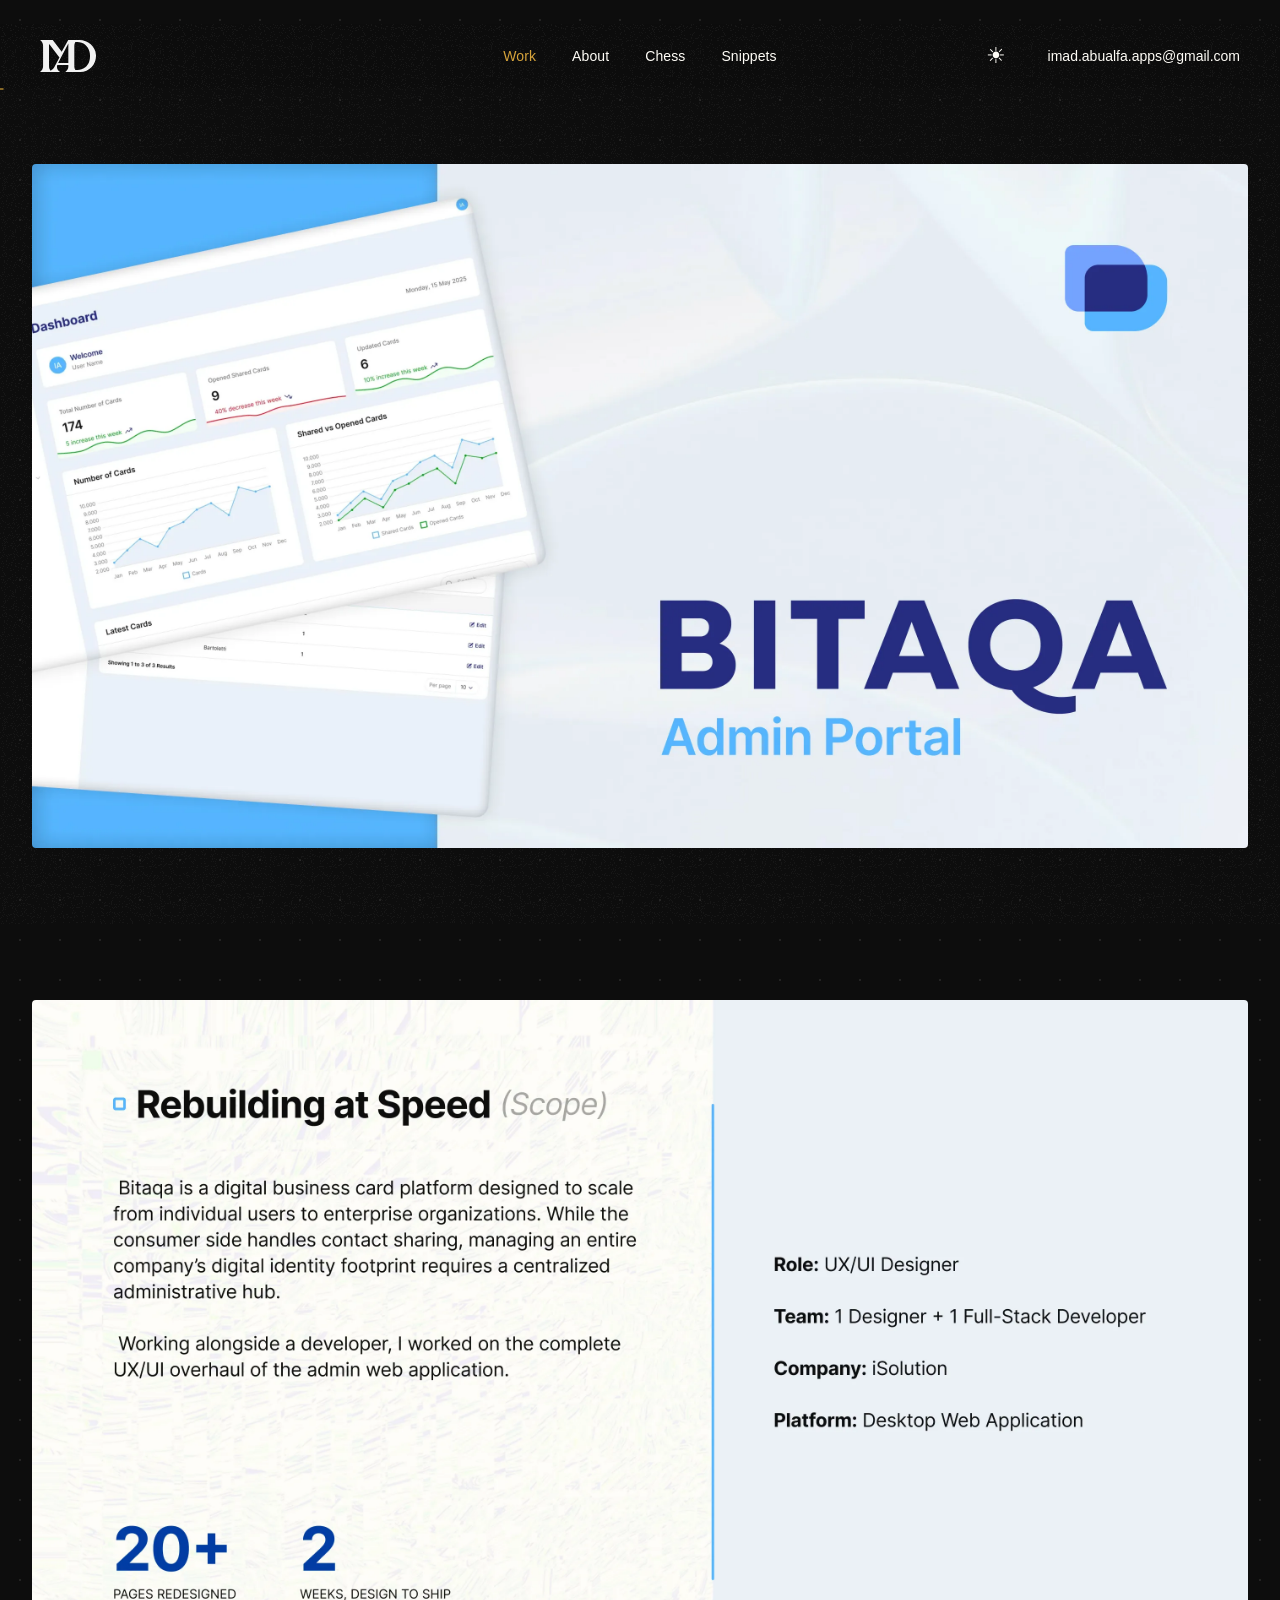
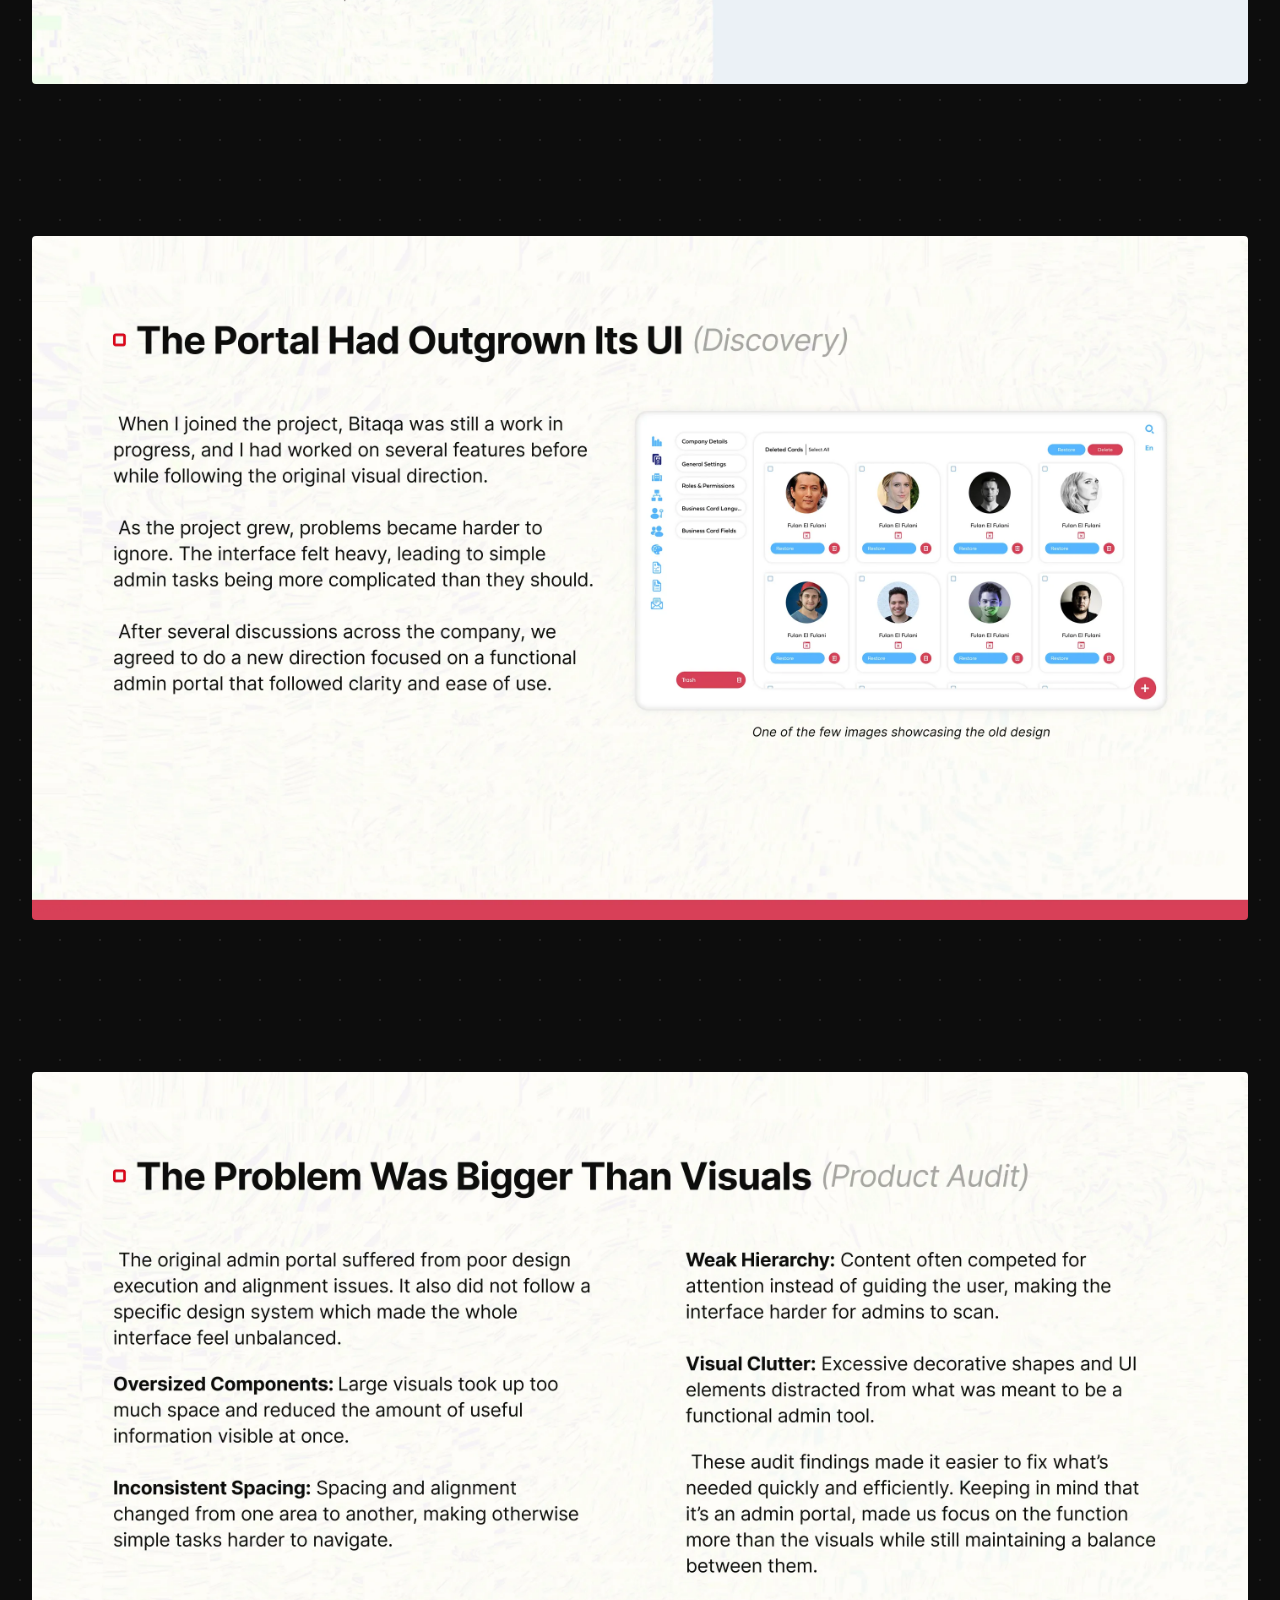
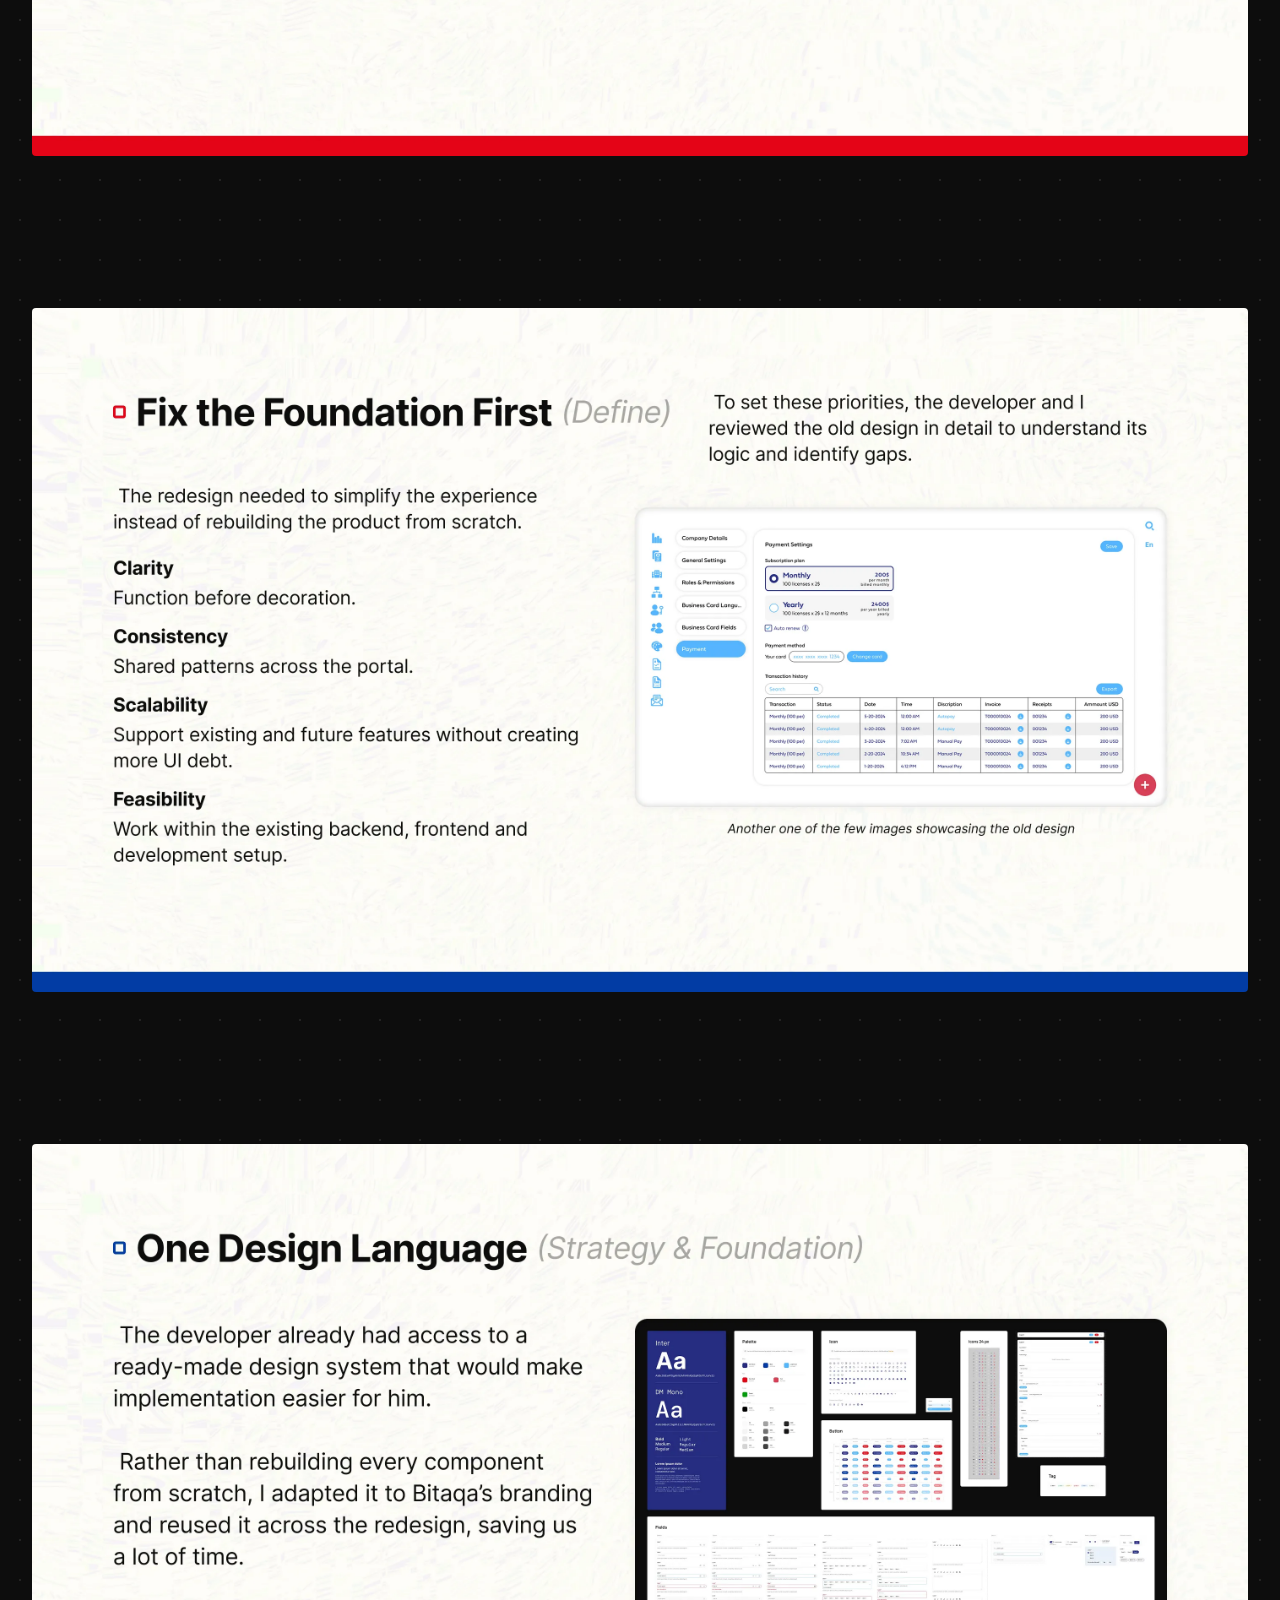
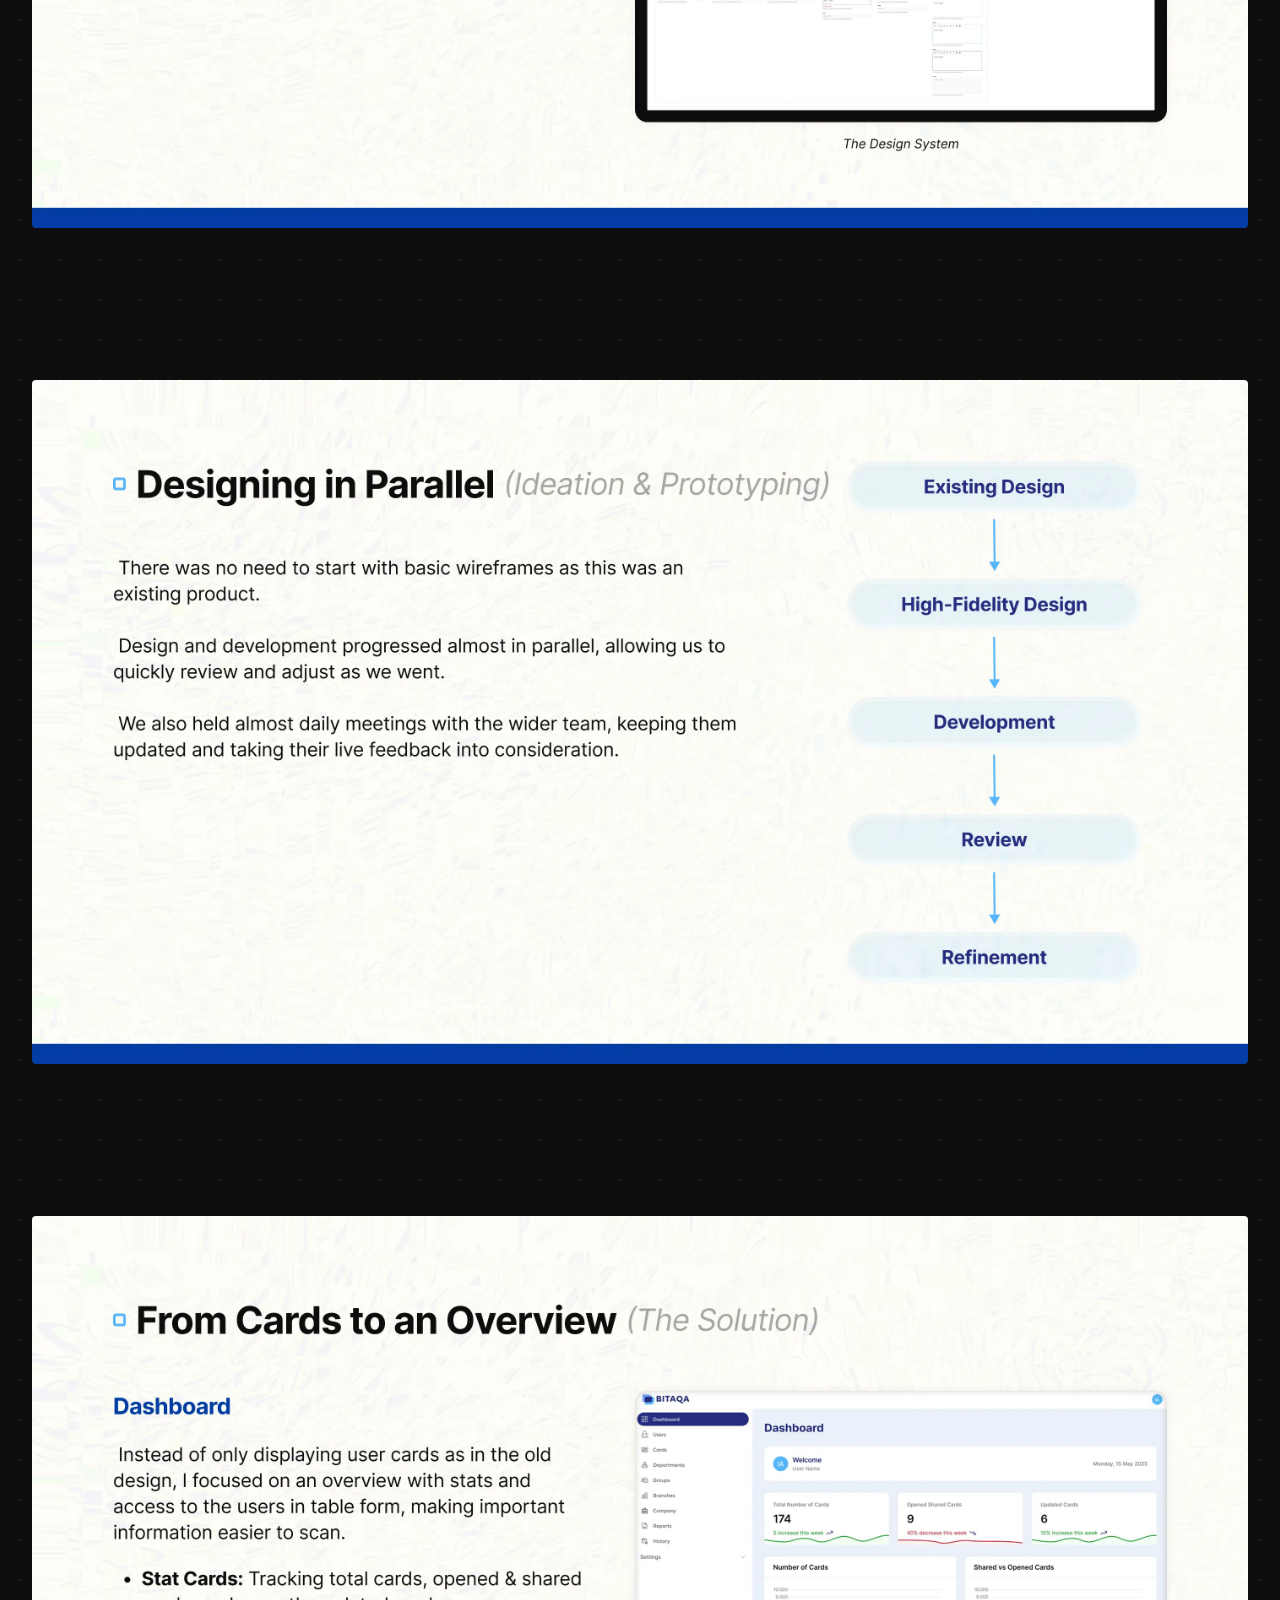
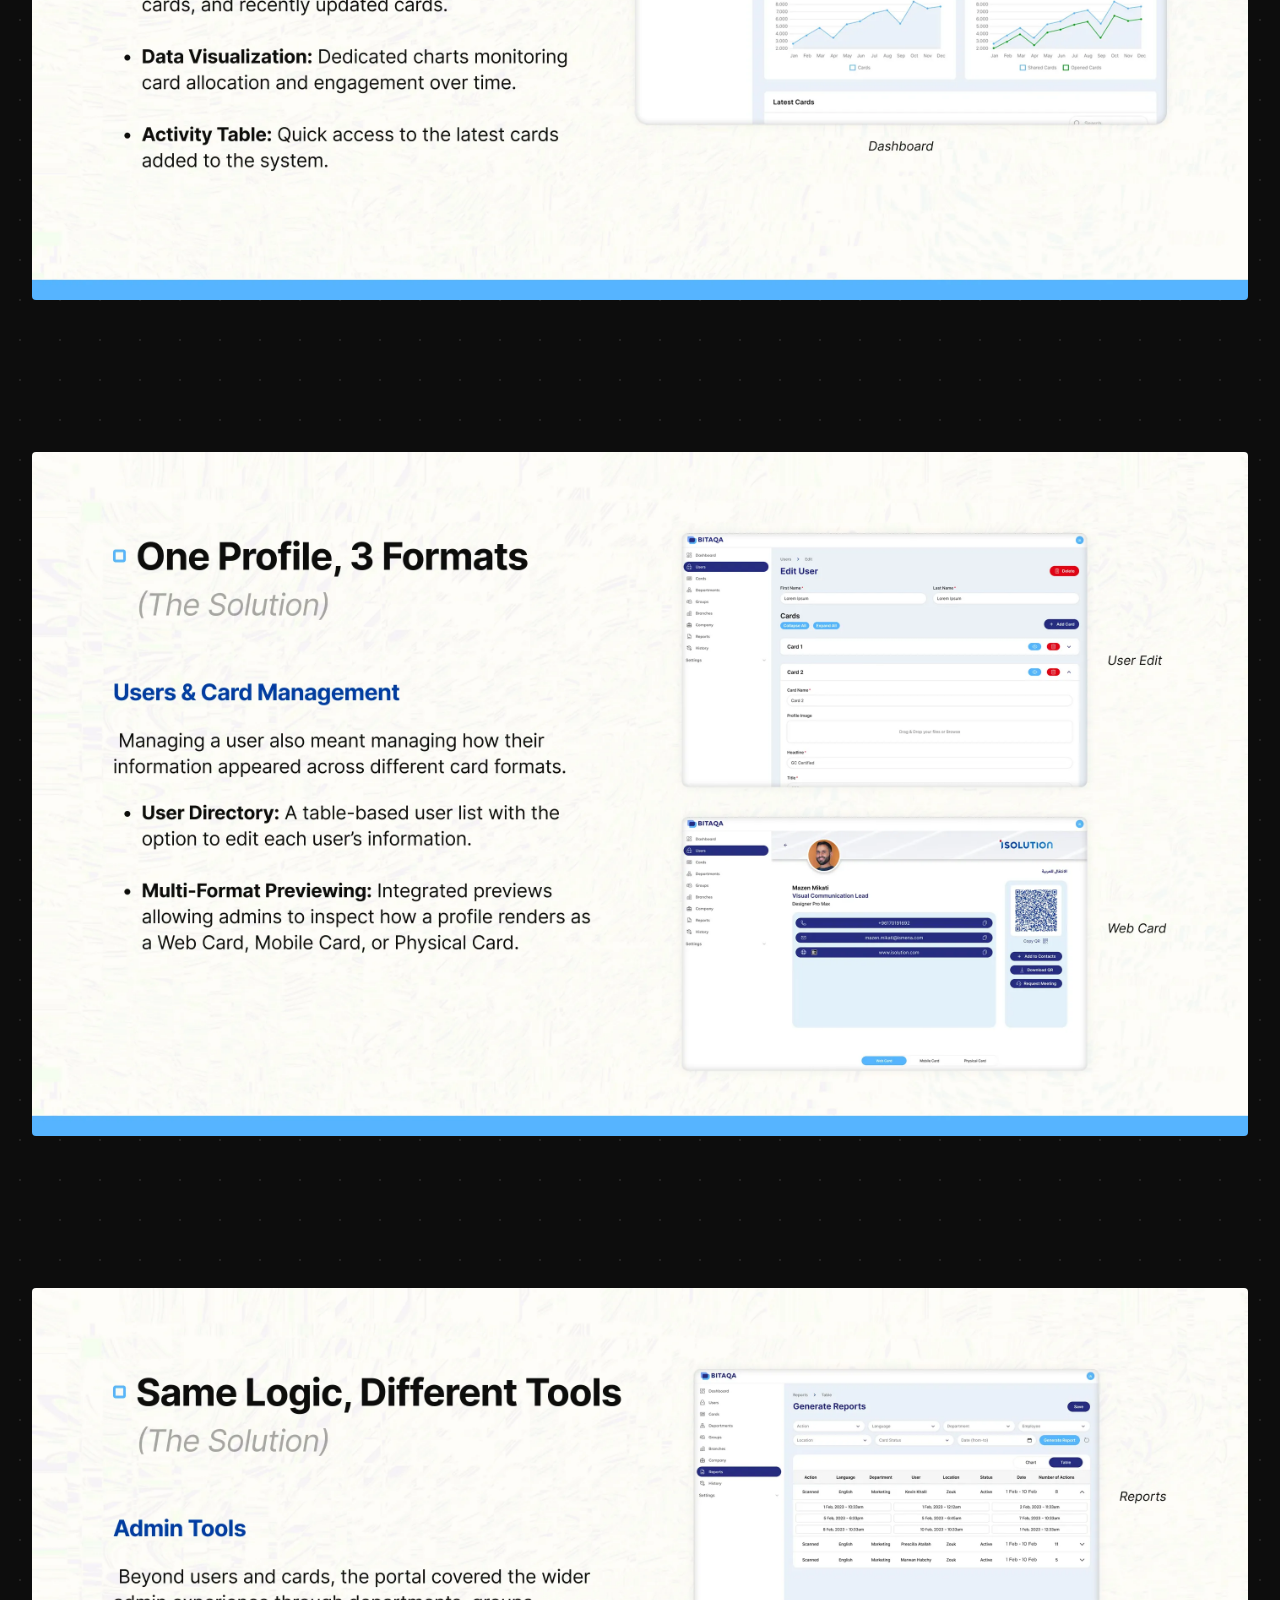
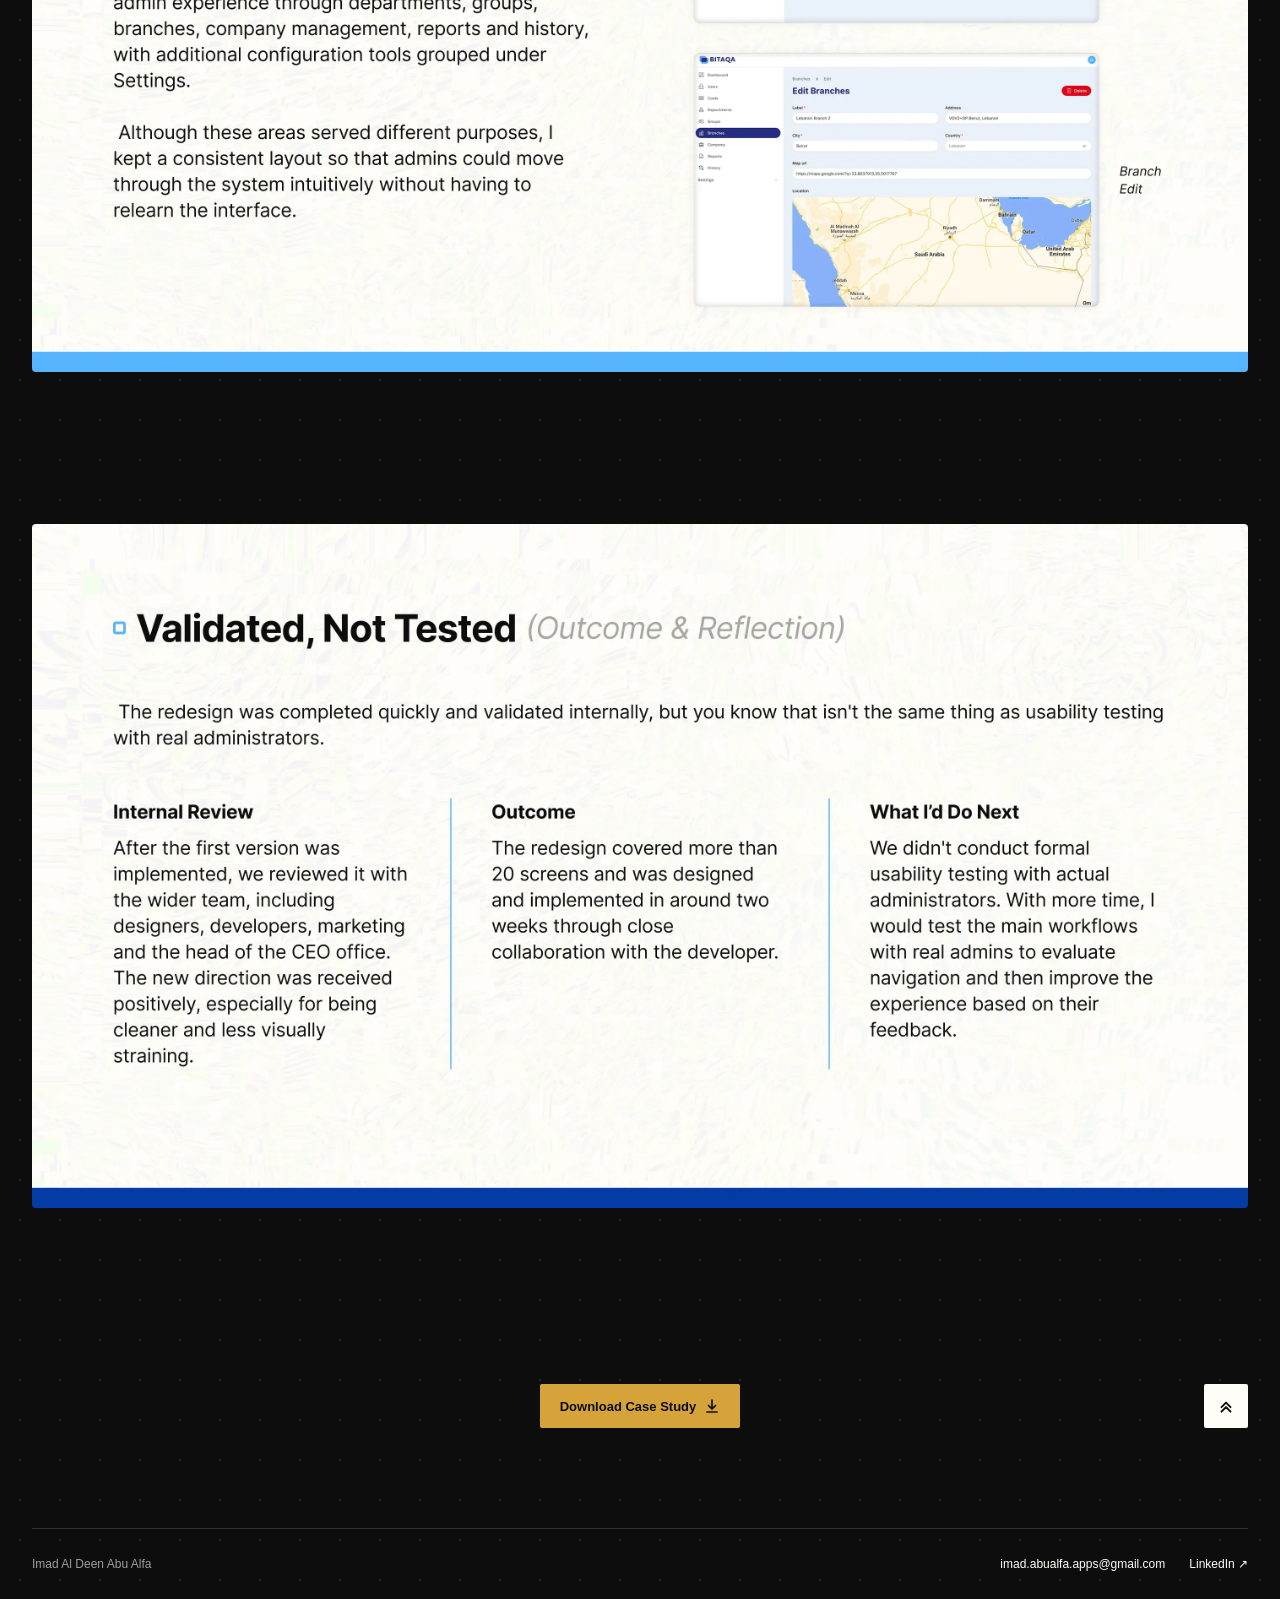
<file: bitaqa/index.html>
<!DOCTYPE html>
<html lang="en">

<head>
    <meta charset="UTF-8">

    <meta name="viewport" content="width=device-width, initial-scale=1.0">

    <title>Bitaqa Admin Portal — Imad Al Deen Abu Alfa</title>

    <link rel="icon" type="image/png" href="../favicon.png">

    <script src="../theme.js"></script>
    <link rel="stylesheet" href="../buttons.css">
    <link rel="stylesheet" href="../styles.css">
    <link rel="stylesheet" href="../case-study.css">

    <!-- Load the first slide immediately -->
    <link rel="preload" as="image" href="1.webp">
</head>


<body>

    <!-- =========================
         NAVBAR
         ========================= -->

    <div class="navbar">

        <div
            class="logo-hover"
            onclick="window.location.href='../'"
        >
            <img class="logo logo-black" src="../Logo.svg" alt="Imad Logo">
            <img class="logo logo-yellow" src="../Logo-yellow.svg" alt="">
        </div>

        <div class="nav-links">
            <a href="../index.html" class="H4" aria-current="location">Work</a>
            <a href="../about/index.html" class="H4">About</a>
            <a href="../chess/index.html" class="H4">Chess</a>
            <a href="../snippets/index.html" class="H4">Snippets</a>
        </div>

        <div class="nav-actions">
          <button
            class="theme-toggle"
            type="button"
            aria-label="Switch to dark mode"
            aria-pressed="false"
          >
            <span class="theme-moon" aria-hidden="true">☾</span>
            <span class="theme-sun" aria-hidden="true">☀︎</span>
          </button>
        
          <a
            class="nav-email email-link"
            href="mailto:imad.abualfa.apps@gmail.com"
          >
            imad.abualfa.apps@gmail.com
          </a>
        
          <button class="hamburger" id="hamburger" aria-label="Open menu" aria-expanded="false" aria-controls="mobile-drawer">
              <span></span>
              <span></span>
              <span></span>
          </button>
        </div>

    </div>

    <div class="reading-progress" aria-hidden="true">
      <div class="reading-progress-fill"></div>
    </div>

    <!-- =========================
         MOBILE MENU
         ========================= -->

    <div
        class="drawer-overlay"
        id="drawerOverlay"
    ></div>


    <nav
        class="mobile-drawer"
        id="mobile-drawer"
        aria-hidden="true"
    >

        <div class="drawer-header">

            <img
                class="logo"
                src="../Logo.svg"
                alt="Imad Logo"
                onclick="window.location.href='../'"
            >

            <button
                class="drawer-close"
                id="drawerClose"
                aria-label="Close menu"
            >
                &times;
            </button>

        </div>


        <div class="drawer-links">
            <a href="../index.html" class="H4" aria-current="location">Work</a>
            <a href="../about/index.html" class="H4">About</a>
            <a href="../chess/index.html" class="H4">Chess</a>
            <a href="../snippets/index.html" class="H4">Snippets</a>
        </div>


        <a class="drawer-email email-link" href="mailto:imad.abualfa.apps@gmail.com">
          imad.abualfa.apps@gmail.com
        </a>

    </nav>

    <script>
      (function () {
        const fill = document.querySelector('.reading-progress-fill');
        if (!fill) return;
    
        let scheduled = false;
    
        function updateProgress() {
          const page = document.scrollingElement;
          const scrollableHeight = page.scrollHeight - page.clientHeight;
    
          const progress = scrollableHeight > 0
            ? Math.min(1, Math.max(0, page.scrollTop / scrollableHeight))
            : 0;
    
          fill.style.transform = `scaleX(${progress})`;
          scheduled = false;
        }
    
        window.addEventListener('scroll', function () {
          if (!scheduled) {
            scheduled = true;
            requestAnimationFrame(updateProgress);
          }
        }, { passive: true });
    
        window.addEventListener('resize', updateProgress);
        window.addEventListener('load', updateProgress);
    
        updateProgress();
      })();
    </script>

    <!-- =========================
         CASE STUDY
         ========================= -->

    <main class="case-study">


        <!-- Slide 1 -->

        <section class="case-study-slide-wrap">

            <img
                class="case-study-slide"
                src="1.webp"
                alt="Bitaqa Admin Portal case study cover"
                fetchpriority="high"
            >

        </section>



        <!-- Slide 2 -->

        <section class="case-study-slide-wrap">

            <img
                class="case-study-slide"
                src="2.webp"
                alt="Bitaqa Admin Portal case study"
                loading="lazy"
                decoding="async"
            >

        </section>



        <!-- Slide 3 -->

        <section class="case-study-slide-wrap">

            <img
                class="case-study-slide"
                src="3.webp"
                alt="Bitaqa Admin Portal case study"
                loading="lazy"
                decoding="async"
            >

        </section>



        <!-- Slide 4 -->

        <section class="case-study-slide-wrap">

            <img
                class="case-study-slide"
                src="4.webp"
                alt="Bitaqa Admin Portal case study"
                loading="lazy"
                decoding="async"
            >

        </section>



        <!-- Slide 5 -->

        <section class="case-study-slide-wrap">

            <img
                class="case-study-slide"
                src="5.webp"
                alt="Bitaqa Admin Portal case study"
                loading="lazy"
                decoding="async"
            >

        </section>



        <!-- Slide 6 -->

        <section class="case-study-slide-wrap">

            <img
                class="case-study-slide"
                src="6.webp"
                alt="Bitaqa Admin Portal case study"
                loading="lazy"
                decoding="async"
            >

        </section>



        <!-- Slide 7 -->

        <section class="case-study-slide-wrap">

            <img
                class="case-study-slide"
                src="7.webp"
                alt="Bitaqa Admin Portal case study"
                loading="lazy"
                decoding="async"
            >

        </section>



        <!-- Slide 8 -->

        <section class="case-study-slide-wrap">

            <img
                class="case-study-slide"
                src="8.webp"
                alt="Bitaqa Admin Portal case study"
                loading="lazy"
                decoding="async"
            >

        </section>


        <!-- Slide 9 -->

        <section class="case-study-slide-wrap">

            <img
                class="case-study-slide"
                src="9.webp"
                alt="Bitaqa Admin Portal case study"
                loading="lazy"
                decoding="async"
            >

        </section>


        <!-- Slide 10 -->

        <section class="case-study-slide-wrap">

            <img
                class="case-study-slide"
                src="10.webp"
                alt="Bitaqa Admin Portal case study"
                loading="lazy"
                decoding="async"
            >

        </section>


        <!-- Slide 11 -->

        <section class="case-study-slide-wrap">

            <img
                class="case-study-slide"
                src="11.webp"
                alt="Bitaqa Admin Portal case study"
                loading="lazy"
                decoding="async"
            >

        </section>

    </main>


    <div class="case-study-actions">
        
        <a
            class="light-mid case-study-download"
            href="../Bitaqa_Admin_Portal_Case_Study.pdf"
            download
        >
            Download Case Study
        
            <svg
                class="download-icon"
                width="16"
                height="16"
                viewBox="0 0 16 16"
                fill="none"
                aria-hidden="true"
            >
                <path
                    d="M8 2V11M4.5 7.5L8 11L11.5 7.5M3 14H13"
                    stroke="currentColor"
                    stroke-width="1.7"
                    stroke-linecap="round"
                    stroke-linejoin="round"
                />
            </svg>
        </a>
        
        <button
            class="black-mid scroll-top-inline"
            id="scrollTopButton"
            aria-label="Back to top"
        >
            <svg
                class="scroll-top-icon"
                viewBox="0 0 16 16"
                fill="none"
                aria-hidden="true"
            >
                <path
                    d="M4 9L8 5L12 9"
                    stroke="currentColor"
                    stroke-width="1.7"
                    stroke-linecap="round"
                    stroke-linejoin="round"
                />
                <path
                    d="M4 13L8 9L12 13"
                    stroke="currentColor"
                    stroke-width="1.7"
                    stroke-linecap="round"
                    stroke-linejoin="round"
                />
            </svg>
        </button>
        
    </div>


    <!-- =========================
         FOOTER
         ========================= -->

    <footer class="site-footer">
      <span class="footer-name">Imad Al Deen Abu Alfa</span>
    
      <div class="footer-links">
        <a
          class="email-link"
          href="mailto:imad.abualfa.apps@gmail.com"
        >
          imad.abualfa.apps@gmail.com
        </a>
    
        <a
          href="https://www.linkedin.com/in/imad-al-deen-abu-alfa/"
          target="_blank"
          rel="noopener noreferrer"
        >
          LinkedIn ↗
        </a>
      </div>
    </footer>



    <!-- =========================
         MOBILE DRAWER
         ========================= -->

    <script>

        const hamburger =
            document.getElementById('hamburger');

        const drawer =
            document.getElementById('mobile-drawer');

        const overlay =
            document.getElementById('drawerOverlay');

        const drawerClose =
            document.getElementById('drawerClose');


        function openDrawer() {

            drawer.classList.add('open');

            overlay.classList.add('open');

            hamburger.classList.add('active');

            hamburger.setAttribute(
                'aria-expanded',
                'true'
            );

            drawer.setAttribute(
                'aria-hidden',
                'false'
            );

            document.body.style.overflow = 'hidden';

        }


        function closeDrawer() {

            drawer.classList.remove('open');

            overlay.classList.remove('open');

            hamburger.classList.remove('active');

            hamburger.setAttribute(
                'aria-expanded',
                'false'
            );

            drawer.setAttribute(
                'aria-hidden',
                'true'
            );

            document.body.style.overflow = '';

        }


        hamburger.addEventListener(
            'click',
            () => {

                drawer.classList.contains('open')
                    ? closeDrawer()
                    : openDrawer();

            }
        );


        drawerClose.addEventListener(
            'click',
            closeDrawer
        );


        overlay.addEventListener(
            'click',
            closeDrawer
        );

    </script>



    <!-- =========================
         FOOTER SPARKLES
         ========================= -->

    <script>

        const footerSparkleContainer =
            document.querySelector('.footer-sparkles');


        if (footerSparkleContainer) {

            const footerSparkleCount = 20;


            for (
                let i = 0;
                i < footerSparkleCount;
                i++
            ) {

                const sparkle =
                    document.createElement('span');


                sparkle.classList.add(
                    'hero-sparkle'
                );


                const size =
                    Math.random() * 2 + 1.5;

                const x =
                    Math.random() * 100;

                const duration =
                    Math.random() * 8 + 9;

                const delay =
                    Math.random() * -15;

                const drift =
                    Math.random() * 100 - 50;

                const opacity =
                    Math.random() * 0.35 + 0.2;


                sparkle.style.setProperty(
                    '--size',
                    `${size}px`
                );

                sparkle.style.setProperty(
                    '--x',
                    `${x}%`
                );

                sparkle.style.setProperty(
                    '--duration',
                    `${duration}s`
                );

                sparkle.style.setProperty(
                    '--delay',
                    `${delay}s`
                );

                sparkle.style.setProperty(
                    '--drift',
                    `${drift}px`
                );

                sparkle.style.setProperty(
                    '--opacity',
                    opacity
                );


                footerSparkleContainer.appendChild(
                    sparkle
                );

            }

        }

    </script>



    <!-- Existing site scripts -->

    <script src="../cursor.js"></script>
    <script src="../email-copy.js"></script>



    <!-- =========================
         REVEAL ANIMATION
         ========================= -->

    <script>

        const revealEls =
            document.querySelectorAll('.reveal');


        if ('IntersectionObserver' in window) {

            const revealObserver =
                new IntersectionObserver(

                    (entries) => {

                        entries.forEach(
                            (entry, i) => {

                                if (
                                    entry.isIntersecting
                                ) {

                                    entry.target.style.transitionDelay =
                                        (i % 3) * 60 + 'ms';

                                    entry.target.classList.add(
                                        'in-view'
                                    );

                                    revealObserver.unobserve(
                                        entry.target
                                    );

                                }

                            }
                        );

                    },

                    {
                        threshold: 0.12,
                        rootMargin:
                            '0px 0px -60px 0px'
                    }

                );


            revealEls.forEach(
                el =>
                    revealObserver.observe(el)
            );

        }

        else {

            revealEls.forEach(
                el =>
                    el.classList.add('in-view')
            );

        }

    </script>

    <!-- =========================
         SCROLL TO TOP BUTTON
         ========================= -->
    <script>
        const scrollTopButton =
            document.getElementById('scrollTopButton');
    
        const firstSlide =
            document.querySelector('.case-study-slide-wrap');
    
        scrollTopButton.addEventListener('click', () => {
    
            firstSlide.scrollIntoView({
                behavior: 'smooth',
                block: 'start'
            });
    
        });
    </script>

    <script src="../button-hover.js"></script>

</body>

</html>
</file>
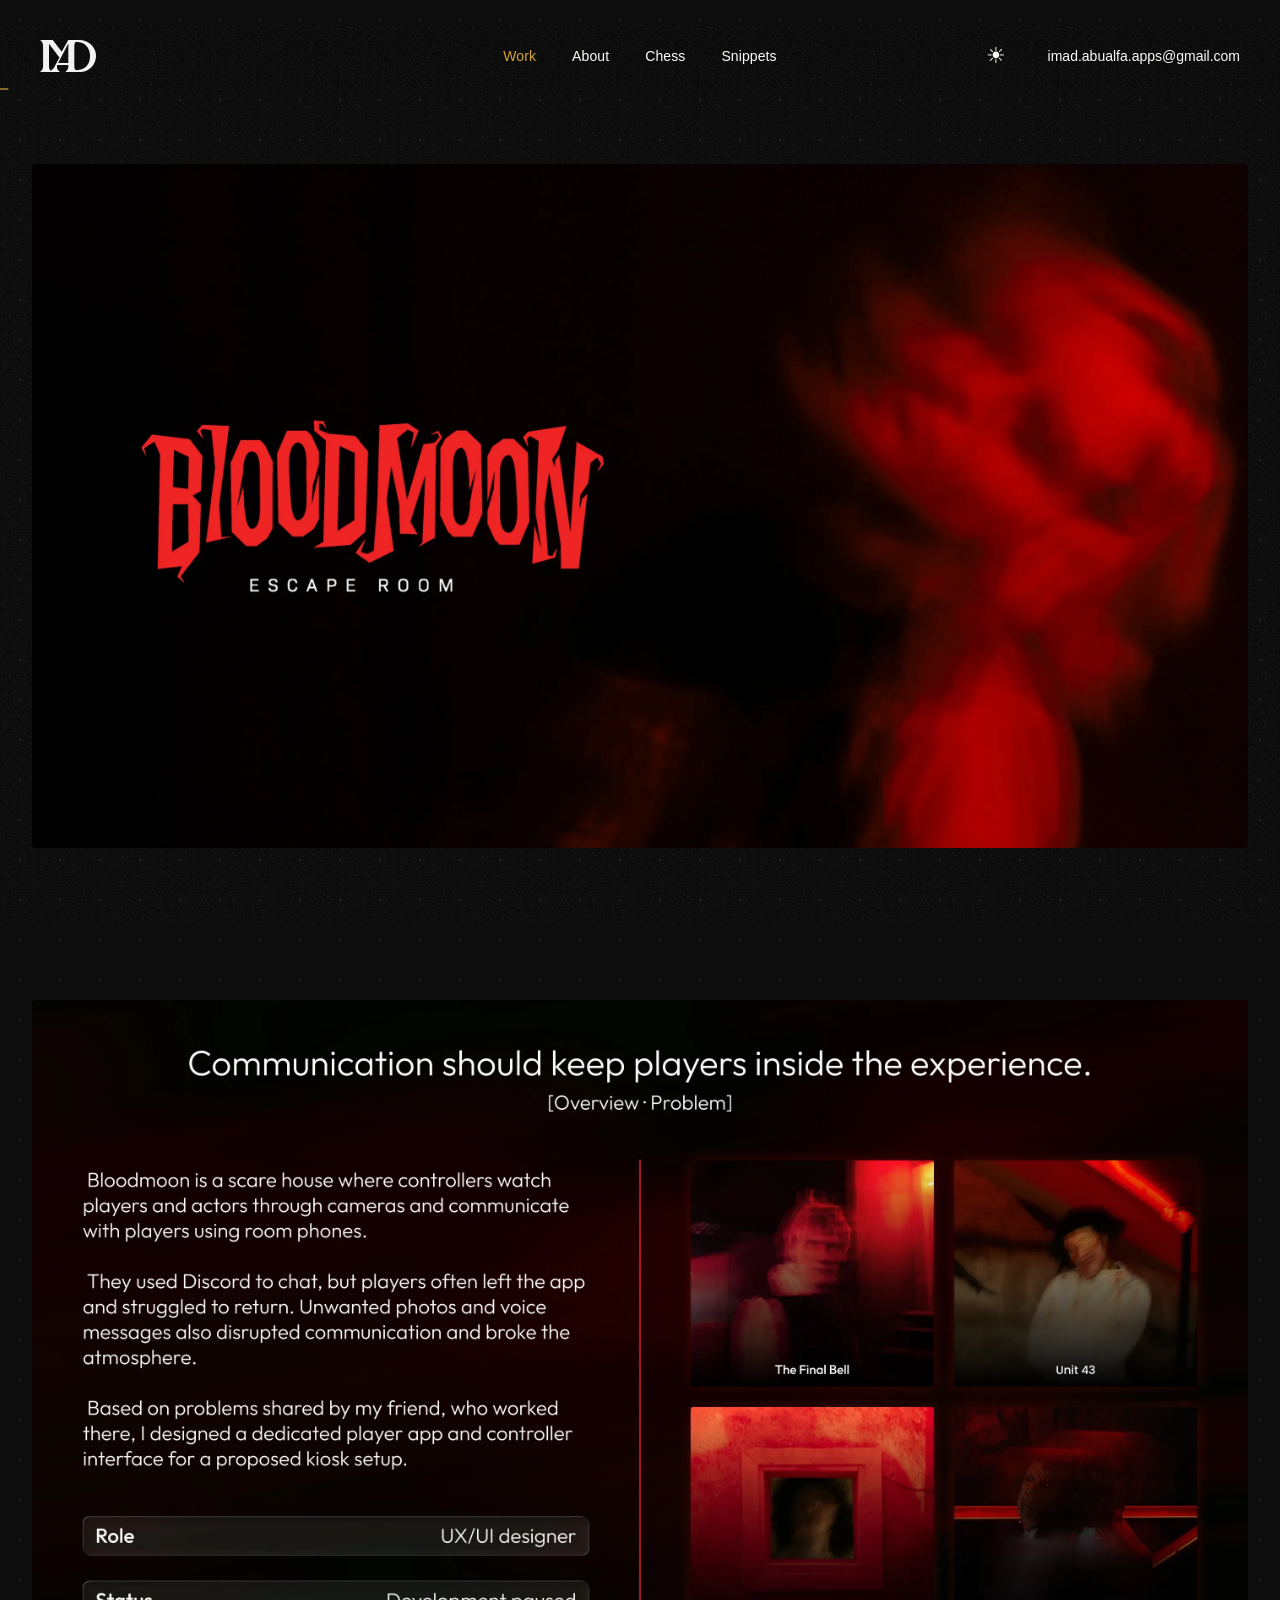
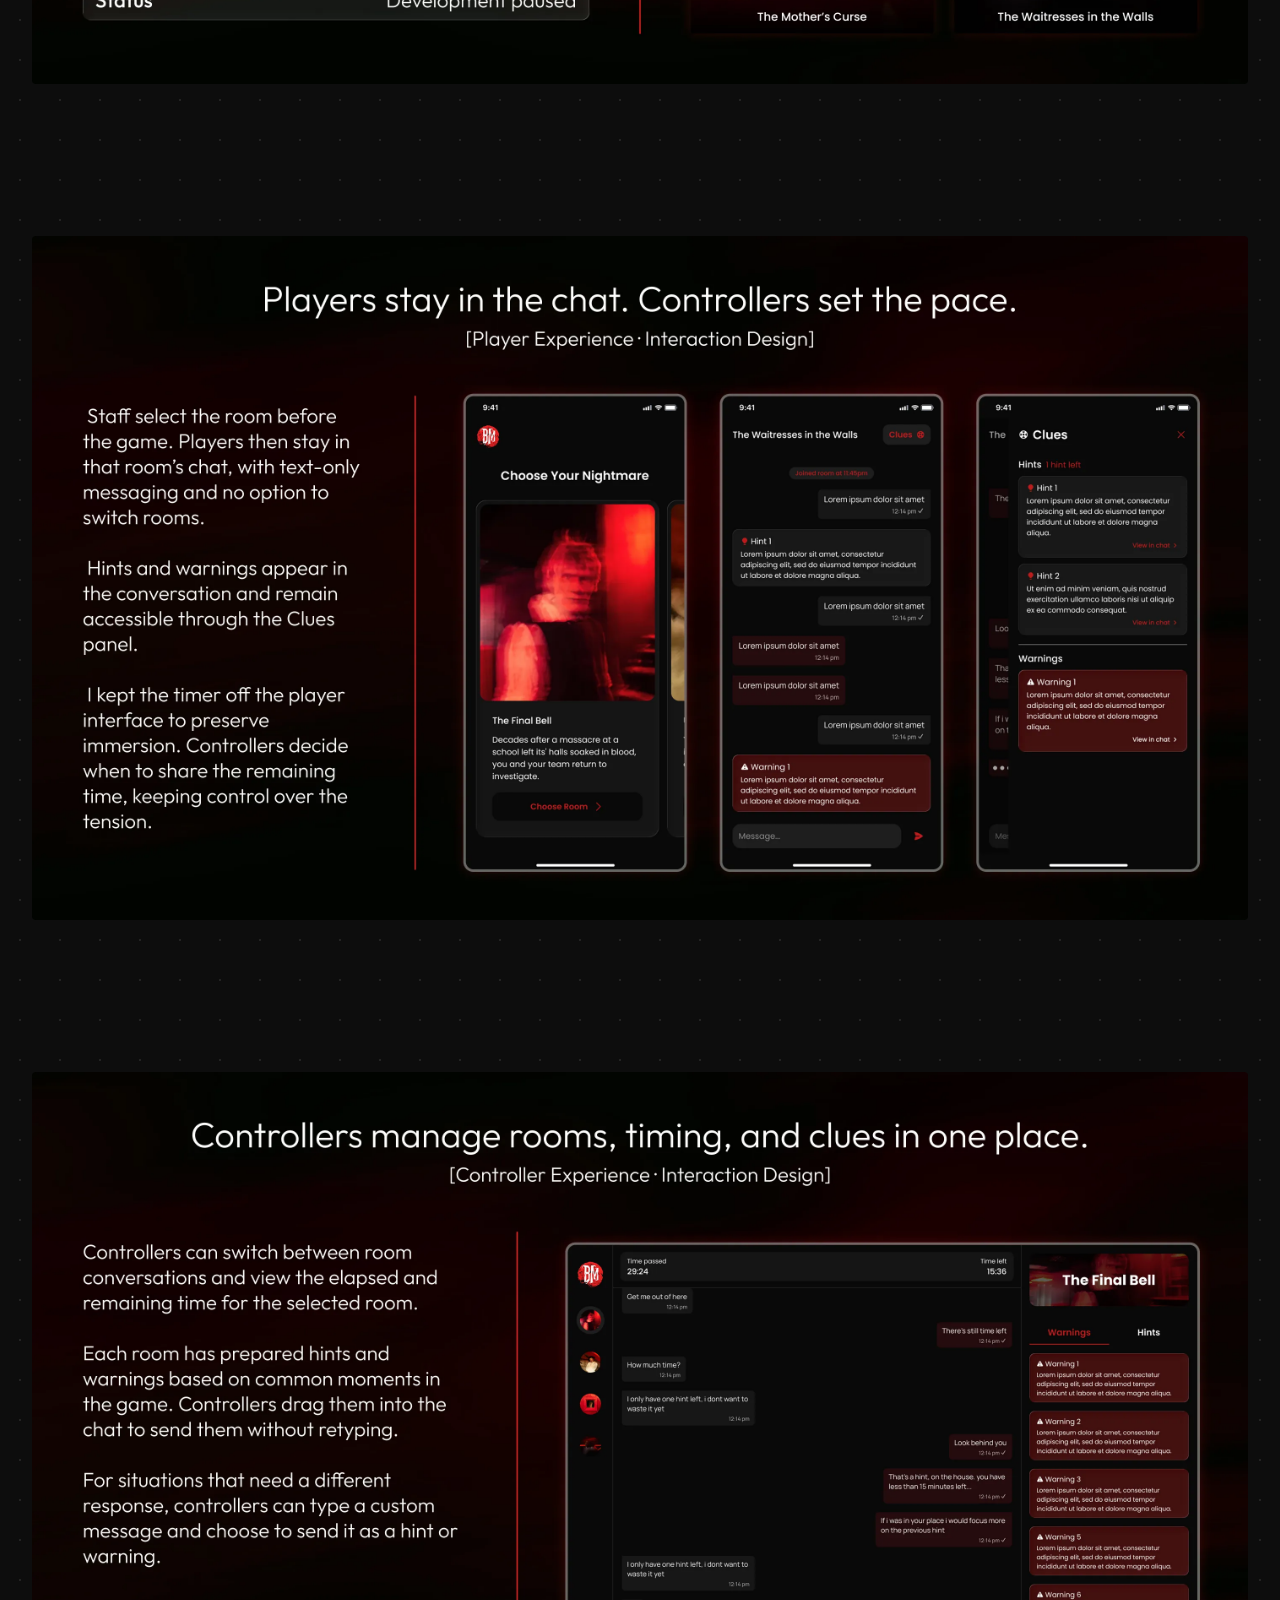
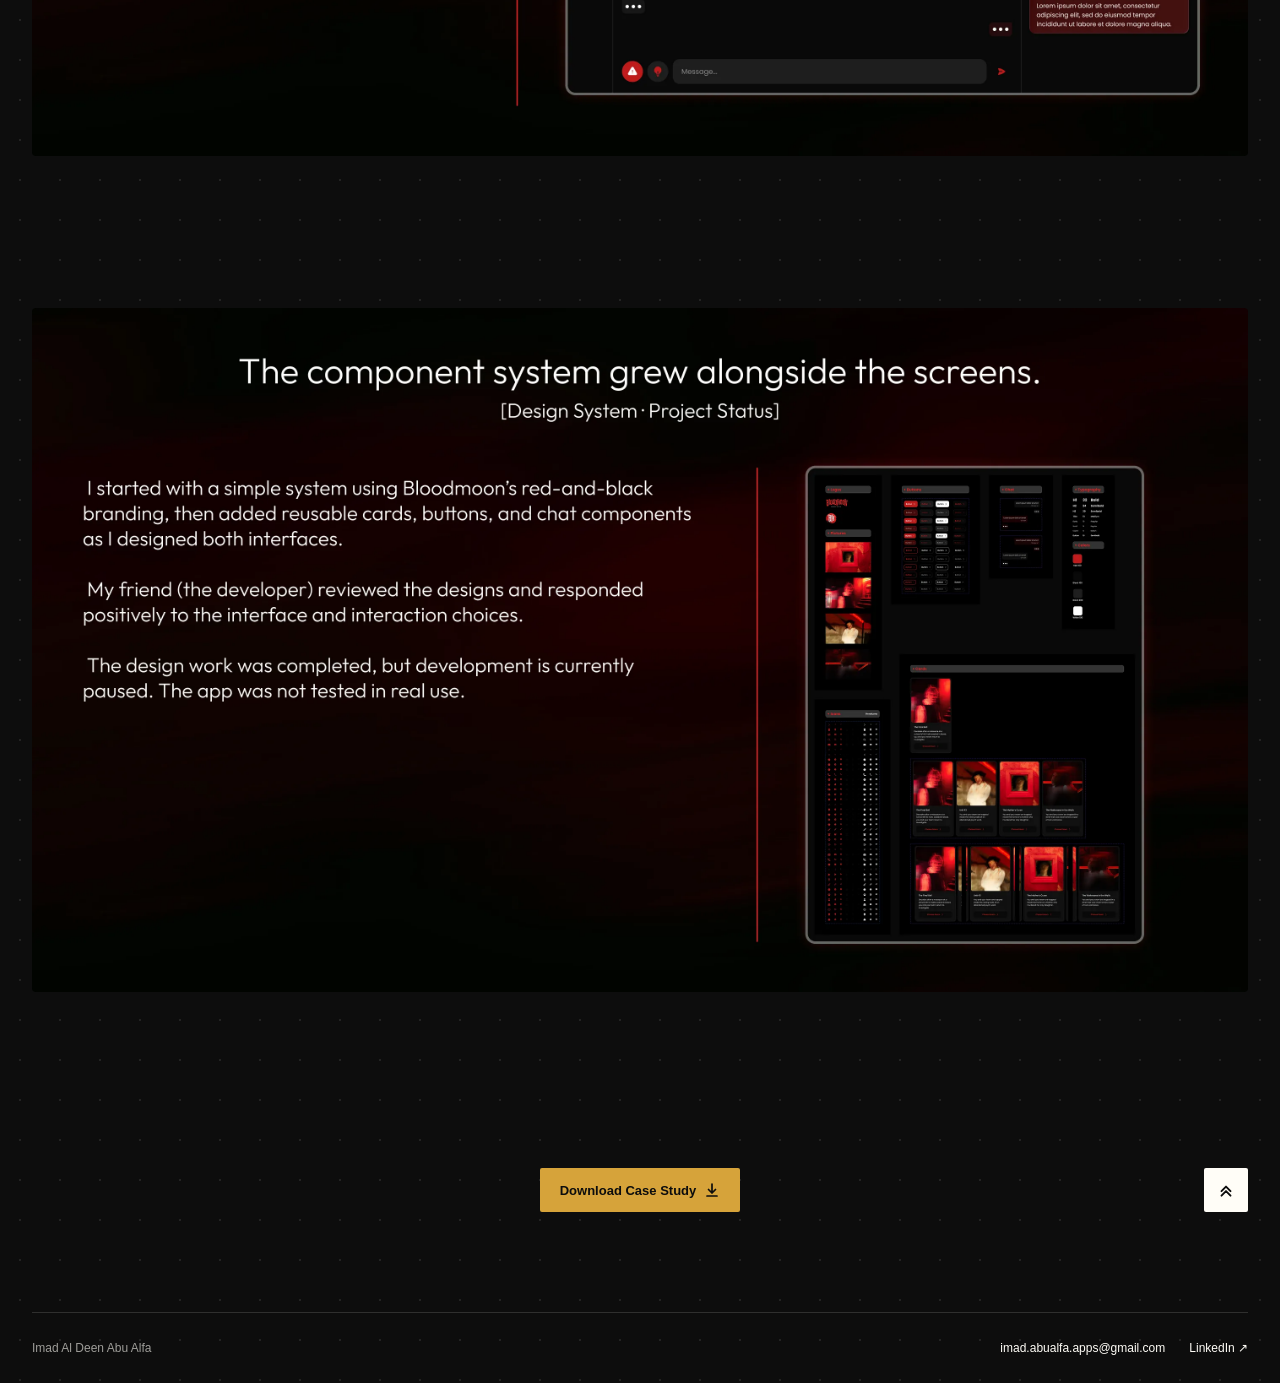
<file: bloodmoon/index.html>
<!DOCTYPE html>
<html lang="en">

<head>
    <meta charset="UTF-8">

    <meta name="viewport" content="width=device-width, initial-scale=1.0">

    <title>BloodMoon — Imad Al Deen Abu Alfa</title>

    <link rel="icon" type="image/png" href="../favicon.png">

    <script src="../theme.js"></script>
    <link rel="stylesheet" href="../buttons.css">
    <link rel="stylesheet" href="../styles.css">
    <link rel="stylesheet" href="../case-study.css">

    <!-- Load the first slide immediately -->
    <link rel="preload" as="image" href="1.webp">
</head>


<body>

    <!-- =========================
         NAVBAR
         ========================= -->

    <div class="navbar">

        <div
            class="logo-hover"
            onclick="window.location.href='../'"
        >
            <img class="logo logo-black" src="../Logo.svg" alt="Imad Logo">
            <img class="logo logo-yellow" src="../Logo-yellow.svg" alt="">
        </div>

        <div class="nav-links">
            <a href="../index.html" class="H4" aria-current="location">Work</a>
            <a href="../about/index.html" class="H4">About</a>
            <a href="../chess/index.html" class="H4">Chess</a>
            <a href="../snippets/index.html" class="H4">Snippets</a>
        </div>

        <div class="nav-actions">
          <button
            class="theme-toggle"
            type="button"
            aria-label="Switch to dark mode"
            aria-pressed="false"
          >
            <span class="theme-moon" aria-hidden="true">☾</span>
            <span class="theme-sun" aria-hidden="true">☀︎</span>
          </button>
        
          <a
            class="nav-email email-link"
            href="mailto:imad.abualfa.apps@gmail.com"
          >
            imad.abualfa.apps@gmail.com
          </a>
        
          <button class="hamburger" id="hamburger" aria-label="Open menu" aria-expanded="false" aria-controls="mobile-drawer">
              <span></span>
              <span></span>
              <span></span>
          </button>
        </div>

    </div>

    <div class="reading-progress" aria-hidden="true">
      <div class="reading-progress-fill"></div>
    </div>

    <!-- =========================
         MOBILE MENU
         ========================= -->

    <div
        class="drawer-overlay"
        id="drawerOverlay"
    ></div>


    <nav
        class="mobile-drawer"
        id="mobile-drawer"
        aria-hidden="true"
    >

        <div class="drawer-header">

            <img
                class="logo"
                src="../Logo.svg"
                alt="Imad Logo"
                onclick="window.location.href='../'"
            >

            <button
                class="drawer-close"
                id="drawerClose"
                aria-label="Close menu"
            >
                &times;
            </button>

        </div>


        <div class="drawer-links">
            <a href="../index.html" class="H4" aria-current="location">Work</a>
            <a href="../about/index.html" class="H4">About</a>
            <a href="../chess/index.html" class="H4">Chess</a>
            <a href="../snippets/index.html" class="H4">Snippets</a>
        </div>


        <a class="drawer-email email-link" href="mailto:imad.abualfa.apps@gmail.com">
          imad.abualfa.apps@gmail.com
        </a>

    </nav>

    <script>
      (function () {
        const fill = document.querySelector('.reading-progress-fill');
        if (!fill) return;
    
        let scheduled = false;
    
        function updateProgress() {
          const page = document.scrollingElement;
          const scrollableHeight = page.scrollHeight - page.clientHeight;
    
          const progress = scrollableHeight > 0
            ? Math.min(1, Math.max(0, page.scrollTop / scrollableHeight))
            : 0;
    
          fill.style.transform = `scaleX(${progress})`;
          scheduled = false;
        }
    
        window.addEventListener('scroll', function () {
          if (!scheduled) {
            scheduled = true;
            requestAnimationFrame(updateProgress);
          }
        }, { passive: true });
    
        window.addEventListener('resize', updateProgress);
        window.addEventListener('load', updateProgress);
    
        updateProgress();
      })();
    </script>
    
    <!-- =========================
         CASE STUDY
         ========================= -->

    <main class="case-study">


        <!-- Slide 1 -->

        <section class="case-study-slide-wrap">

            <img
                class="case-study-slide"
                src="1.webp"
                alt="BloodMoon case study cover"
                fetchpriority="high"
            >

        </section>



        <!-- Slide 2 -->

        <section class="case-study-slide-wrap">

            <img
                class="case-study-slide"
                src="2.webp"
                alt="BloodMoon case study"
                loading="lazy"
                decoding="async"
            >

        </section>



        <!-- Slide 3 -->

        <section class="case-study-slide-wrap">

            <img
                class="case-study-slide"
                src="3.webp"
                alt="BloodMoon case study"
                loading="lazy"
                decoding="async"
            >

        </section>



        <!-- Slide 4 -->

        <section class="case-study-slide-wrap">

            <img
                class="case-study-slide"
                src="4.webp"
                alt="BloodMoon case study"
                loading="lazy"
                decoding="async"
            >

        </section>



        <!-- Slide 5 -->

        <section class="case-study-slide-wrap">

            <img
                class="case-study-slide"
                src="5.webp"
                alt="BloodMoon case study"
                loading="lazy"
                decoding="async"
            >

        </section>



    </main>

    <div class="case-study-actions">
    
        <a
            class="light-mid case-study-download"
            href="../BloodMoon_Case_Study.pdf"
            download
        >
            Download Case Study
    
            <svg
                class="download-icon"
                width="16"
                height="16"
                viewBox="0 0 16 16"
                fill="none"
                aria-hidden="true"
            >
                <path
                    d="M8 2V11M4.5 7.5L8 11L11.5 7.5M3 14H13"
                    stroke="currentColor"
                    stroke-width="1.7"
                    stroke-linecap="round"
                    stroke-linejoin="round"
                />
            </svg>
        </a>
    
        <button
            class="black-mid scroll-top-inline"
            id="scrollTopButton"
            aria-label="Back to top"
        >
            <svg
                class="scroll-top-icon"
                viewBox="0 0 16 16"
                fill="none"
                aria-hidden="true"
            >
                <path
                    d="M4 9L8 5L12 9"
                    stroke="currentColor"
                    stroke-width="1.7"
                    stroke-linecap="round"
                    stroke-linejoin="round"
                />
                <path
                    d="M4 13L8 9L12 13"
                    stroke="currentColor"
                    stroke-width="1.7"
                    stroke-linecap="round"
                    stroke-linejoin="round"
                />
            </svg>
        </button>
    
    </div>

    <!-- =========================
         FOOTER
         ========================= -->

    <footer class="site-footer">
      <span class="footer-name">Imad Al Deen Abu Alfa</span>
    
      <div class="footer-links">
        <a
          class="email-link"
          href="mailto:imad.abualfa.apps@gmail.com"
        >
          imad.abualfa.apps@gmail.com
        </a>
    
        <a
          href="https://www.linkedin.com/in/imad-al-deen-abu-alfa/"
          target="_blank"
          rel="noopener noreferrer"
        >
          LinkedIn ↗
        </a>
      </div>
    </footer>



    <!-- =========================
         MOBILE DRAWER
         ========================= -->

    <script>

        const hamburger =
            document.getElementById('hamburger');

        const drawer =
            document.getElementById('mobile-drawer');

        const overlay =
            document.getElementById('drawerOverlay');

        const drawerClose =
            document.getElementById('drawerClose');


        function openDrawer() {

            drawer.classList.add('open');

            overlay.classList.add('open');

            hamburger.classList.add('active');

            hamburger.setAttribute(
                'aria-expanded',
                'true'
            );

            drawer.setAttribute(
                'aria-hidden',
                'false'
            );

            document.body.style.overflow = 'hidden';

        }


        function closeDrawer() {

            drawer.classList.remove('open');

            overlay.classList.remove('open');

            hamburger.classList.remove('active');

            hamburger.setAttribute(
                'aria-expanded',
                'false'
            );

            drawer.setAttribute(
                'aria-hidden',
                'true'
            );

            document.body.style.overflow = '';

        }


        hamburger.addEventListener(
            'click',
            () => {

                drawer.classList.contains('open')
                    ? closeDrawer()
                    : openDrawer();

            }
        );


        drawerClose.addEventListener(
            'click',
            closeDrawer
        );


        overlay.addEventListener(
            'click',
            closeDrawer
        );

    </script>



    <!-- =========================
         FOOTER SPARKLES
         ========================= -->

    <script>

        const footerSparkleContainer =
            document.querySelector('.footer-sparkles');


        if (footerSparkleContainer) {

            const footerSparkleCount = 20;


            for (
                let i = 0;
                i < footerSparkleCount;
                i++
            ) {

                const sparkle =
                    document.createElement('span');


                sparkle.classList.add(
                    'hero-sparkle'
                );


                const size =
                    Math.random() * 2 + 1.5;

                const x =
                    Math.random() * 100;

                const duration =
                    Math.random() * 8 + 9;

                const delay =
                    Math.random() * -15;

                const drift =
                    Math.random() * 100 - 50;

                const opacity =
                    Math.random() * 0.35 + 0.2;


                sparkle.style.setProperty(
                    '--size',
                    `${size}px`
                );

                sparkle.style.setProperty(
                    '--x',
                    `${x}%`
                );

                sparkle.style.setProperty(
                    '--duration',
                    `${duration}s`
                );

                sparkle.style.setProperty(
                    '--delay',
                    `${delay}s`
                );

                sparkle.style.setProperty(
                    '--drift',
                    `${drift}px`
                );

                sparkle.style.setProperty(
                    '--opacity',
                    opacity
                );


                footerSparkleContainer.appendChild(
                    sparkle
                );

            }

        }

    </script>



    <!-- Existing site scripts -->

    <script src="../cursor.js"></script>
    <script src="../email-copy.js"></script>



    <!-- =========================
         REVEAL ANIMATION
         ========================= -->

    <script>

        const revealEls =
            document.querySelectorAll('.reveal');


        if ('IntersectionObserver' in window) {

            const revealObserver =
                new IntersectionObserver(

                    (entries) => {

                        entries.forEach(
                            (entry, i) => {

                                if (
                                    entry.isIntersecting
                                ) {

                                    entry.target.style.transitionDelay =
                                        (i % 3) * 60 + 'ms';

                                    entry.target.classList.add(
                                        'in-view'
                                    );

                                    revealObserver.unobserve(
                                        entry.target
                                    );

                                }

                            }
                        );

                    },

                    {
                        threshold: 0.12,
                        rootMargin:
                            '0px 0px -60px 0px'
                    }

                );


            revealEls.forEach(
                el =>
                    revealObserver.observe(el)
            );

        }

        else {

            revealEls.forEach(
                el =>
                    el.classList.add('in-view')
            );

        }

    </script>

    <!-- =========================
         SCROLL TO TOP BUTTON
         ========================= -->
    <script>
        const scrollTopButton =
            document.getElementById('scrollTopButton');
    
        const firstSlide =
            document.querySelector('.case-study-slide-wrap');
    
        scrollTopButton.addEventListener('click', () => {
    
            firstSlide.scrollIntoView({
                behavior: 'smooth',
                block: 'start'
            });
    
        });
    </script>

    <script src="../button-hover.js"></script>

</body>

</html>
</file>
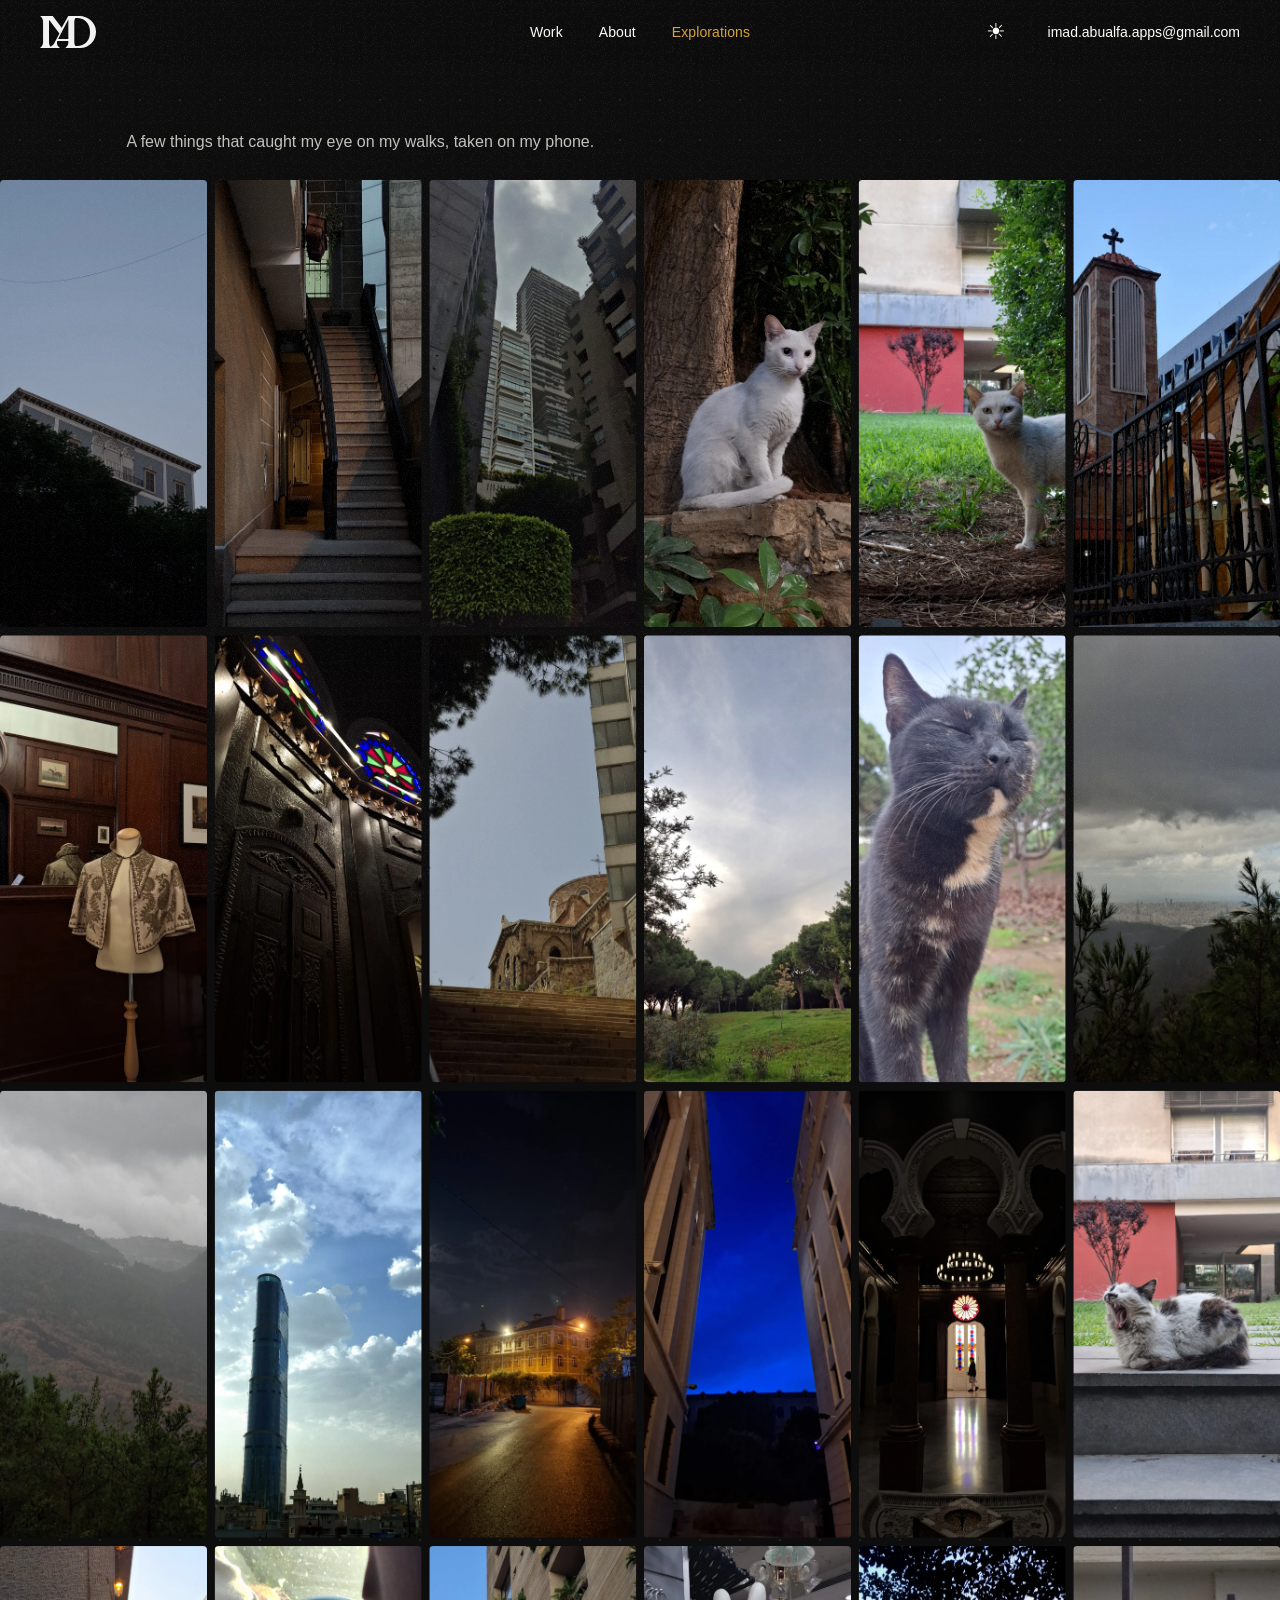
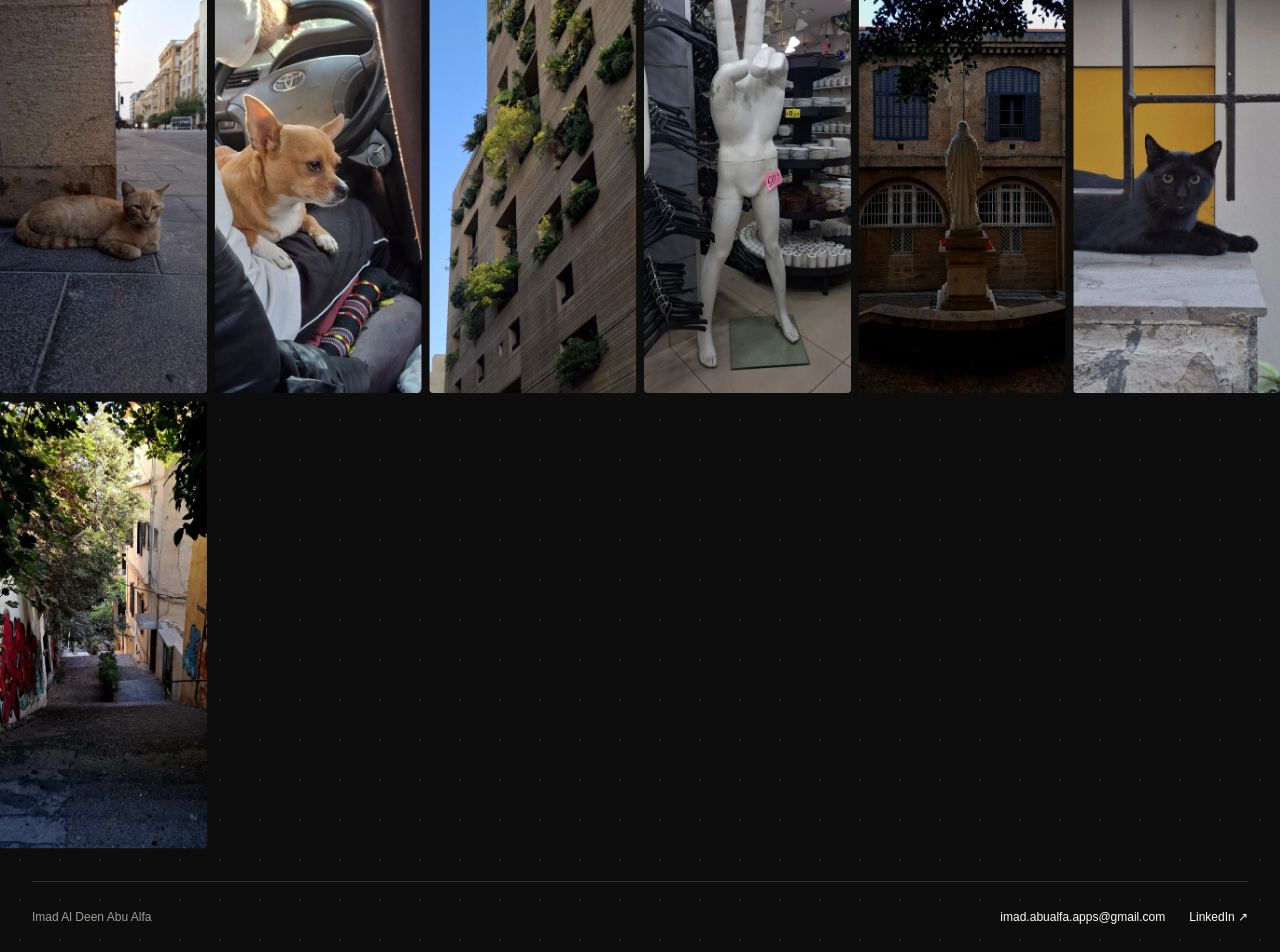
<file: explorations/index.html>
<!DOCTYPE html>
<html lang="en">
<head>
  <meta charset="UTF-8">
  <meta name="viewport" content="width=device-width, initial-scale=1.0">
  <title>Explorations - Imad Al Deen Abu Alfa</title>

  <link rel="icon" type="image/png" href="../favicon.png">

  <script src="../theme.js"></script>
  <link rel="stylesheet" href="../buttons.css">
  <link rel="stylesheet" href="../styles.css">
</head>

<body>
  <div class="navbar">
    <div class="logo-hover" onclick="window.location.href='../index.html'">
      <img class="logo logo-black" src="../Logo.svg" alt="Imad Logo">
      <img class="logo logo-yellow" src="../Logo-yellow.svg" alt="">
    </div>

    <div class="nav-links">
      <a href="../index.html" class="H4">Work</a>
      <a href="../about/index.html" class="H4">About</a>
      <a href="./index.html" class="H4" aria-current="page">Explorations</a>
    </div>

    <div class="nav-actions">
      <button
        class="theme-toggle"
        type="button"
        aria-label="Switch to light mode"
        aria-pressed="false"
      >
        <span class="theme-moon" aria-hidden="true">☾</span>
        <span class="theme-sun" aria-hidden="true">☀︎</span>
      </button>

      <a
        class="nav-email email-link"
        href="mailto:imad.abualfa.apps@gmail.com"
      >
        imad.abualfa.apps@gmail.com
      </a>

      <button
        class="hamburger"
        id="hamburger"
        aria-label="Open menu"
        aria-expanded="false"
        aria-controls="mobile-drawer"
      >
        <span></span>
        <span></span>
        <span></span>
      </button>
    </div>
  </div>

  <div class="drawer-overlay" id="drawerOverlay"></div>

  <nav class="mobile-drawer" id="mobile-drawer" aria-hidden="true">
    <div class="drawer-header">
      <img class="logo" src="../Logo.svg" alt="Imad Logo">
      <button
        class="drawer-close"
        id="drawerClose"
        aria-label="Close menu"
      >&times;</button>
    </div>

    <div class="drawer-links">
      <a href="../index.html" class="H4">Work</a>
      <a href="../about/index.html" class="H4">About</a>
      <a href="./index.html" class="H4" aria-current="page">Explorations</a>
    </div>

    <a
      class="drawer-email email-link"
      href="mailto:imad.abualfa.apps@gmail.com"
    >
      imad.abualfa.apps@gmail.com
    </a>
  </nav>

<main>
  <p class="about-page about-intro photo-intro">
    A few things that caught my eye on my walks, taken on my phone.
  </p>

  <div class="explorations-page">
    <div class="photo-gallery">
      <img src="photos/photo-1.webp" alt="Photo1" width="887" height="1920">
      <img src="photos/photo-2.webp" alt="Photo2" width="887" height="1920">
      <img src="photos/photo-3.webp" alt="Photo3" width="887" height="1920">
      <img src="photos/photo-4.webp" alt="Photo4" width="887" height="1920">
      <img src="photos/photo-5.webp" alt="Photo5" width="887" height="1920">
      <img src="photos/photo-6.webp" alt="Photo6" width="887" height="1920">
      <img src="photos/photo-7.webp" alt="Photo7" width="887" height="1920">
      <img src="photos/photo-8.webp" alt="Photo8" width="887" height="1920">
      <img src="photos/photo-9.webp" alt="Photo9" width="887" height="1920">
      <img src="photos/photo-10.webp" alt="Photo10" width="887" height="1920">
      <img src="photos/photo-11.webp" alt="Photo11" width="887" height="1920">
      <img src="photos/photo-12.webp" alt="Photo12" width="887" height="1920">
      <img src="photos/photo-13.webp" alt="Photo13" width="887" height="1920">
      <img src="photos/photo-14.webp" alt="Photo14" width="887" height="1920">
      <img src="photos/photo-15.webp" alt="Photo15" width="887" height="1920">
      <img src="photos/photo-16.webp" alt="Photo16" width="887" height="1920">
      <img src="photos/photo-17.webp" alt="Photo17" width="887" height="1920">
      <img src="photos/photo-18.webp" alt="Photo18" width="887" height="1920">
      <img src="photos/photo-19.webp" alt="Photo19" width="887" height="1920">
      <img src="photos/photo-20.webp" alt="Photo20" width="887" height="1920">
      <img src="photos/photo-21.webp" alt="Photo21" width="887" height="1920">
      <img src="photos/photo-22.webp" alt="Photo22" width="887" height="1920">
      <img src="photos/photo-23.webp" alt="Photo23" width="887" height="1920">
      <img src="photos/photo-24.webp" alt="Photo24" width="887" height="1920">
      <img src="photos/photo-25.webp" alt="Photo25" width="887" height="1920">
    </div>
  </div>
</main>


  <footer class="site-footer">
    <span class="footer-name">Imad Al Deen Abu Alfa</span>

    <div class="footer-links">
      <a
        class="email-link"
        href="mailto:imad.abualfa.apps@gmail.com"
      >
        imad.abualfa.apps@gmail.com
      </a>

      <a
        href="https://www.linkedin.com/in/imad-al-deen-abu-alfa/"
        target="_blank"
        rel="noopener noreferrer"
      >
        LinkedIn ↗
      </a>
    </div>
  </footer>

  <dialog class="photo-preview" id="photo-preview">
    <button
      class="photo-preview-close"
      type="button"
      aria-label="Close photo preview"
      autofocus
    >×</button>
  
    <img class="photo-preview-image" alt="">
  
    <div class="photo-preview-controls">

      <button
        class="black-mid photo-preview-prev"
        type="button"
        aria-label="Previous photo"
      ><svg width="20" height="20" viewBox="0 0 24 24"
             fill="none" stroke="currentColor" stroke-width="1"
             stroke-linecap="round" stroke-linejoin="round"
             aria-hidden="true">
          <path d="M19 12H5m7-7-7 7 7 7"/>
        </svg>
      </button>
  
      <button
        class="black-mid photo-preview-next"
        type="button"
        aria-label="Next photo"
      ><svg width="20" height="20" viewBox="0 0 24 24"
           fill="none" stroke="currentColor" stroke-width="1"
           stroke-linecap="round" stroke-linejoin="round"
           aria-hidden="true">
        <path d="M5 12h14m-7-7 7 7-7 7"/>
      </svg>
    </button>

    </div>
  </dialog>

  <script src="../cursor.js"></script>
  <script src="../email-copy.js"></script>

  <script>
    const hamburger = document.getElementById('hamburger');
    const drawer = document.getElementById('mobile-drawer');
    const overlay = document.getElementById('drawerOverlay');
    const drawerClose = document.getElementById('drawerClose');

    function openDrawer() {
      drawer.classList.add('open');
      overlay.classList.add('open');
      hamburger.classList.add('active');
      hamburger.setAttribute('aria-expanded', 'true');
      drawer.setAttribute('aria-hidden', 'false');
      document.body.style.overflow = 'hidden';
    }

    function closeDrawer() {
      drawer.classList.remove('open');
      overlay.classList.remove('open');
      hamburger.classList.remove('active');
      hamburger.setAttribute('aria-expanded', 'false');
      drawer.setAttribute('aria-hidden', 'true');
      document.body.style.overflow = '';
    }

    hamburger.addEventListener('click', function () {
      drawer.classList.contains('open')
        ? closeDrawer()
        : openDrawer();
    });

    drawerClose.addEventListener('click', closeDrawer);
    overlay.addEventListener('click', closeDrawer);

    document.addEventListener('keydown', function (event) {
      if (event.key === 'Escape') closeDrawer();
    });

    window.matchMedia('(max-width: 900px)')
      .addEventListener('change', function (event) {
        if (!event.matches) closeDrawer();
      });
  </script>

  <script src="masonry.js"></script>
  <script src="photo-preview.js"></script>
</body>
</html>
</file>
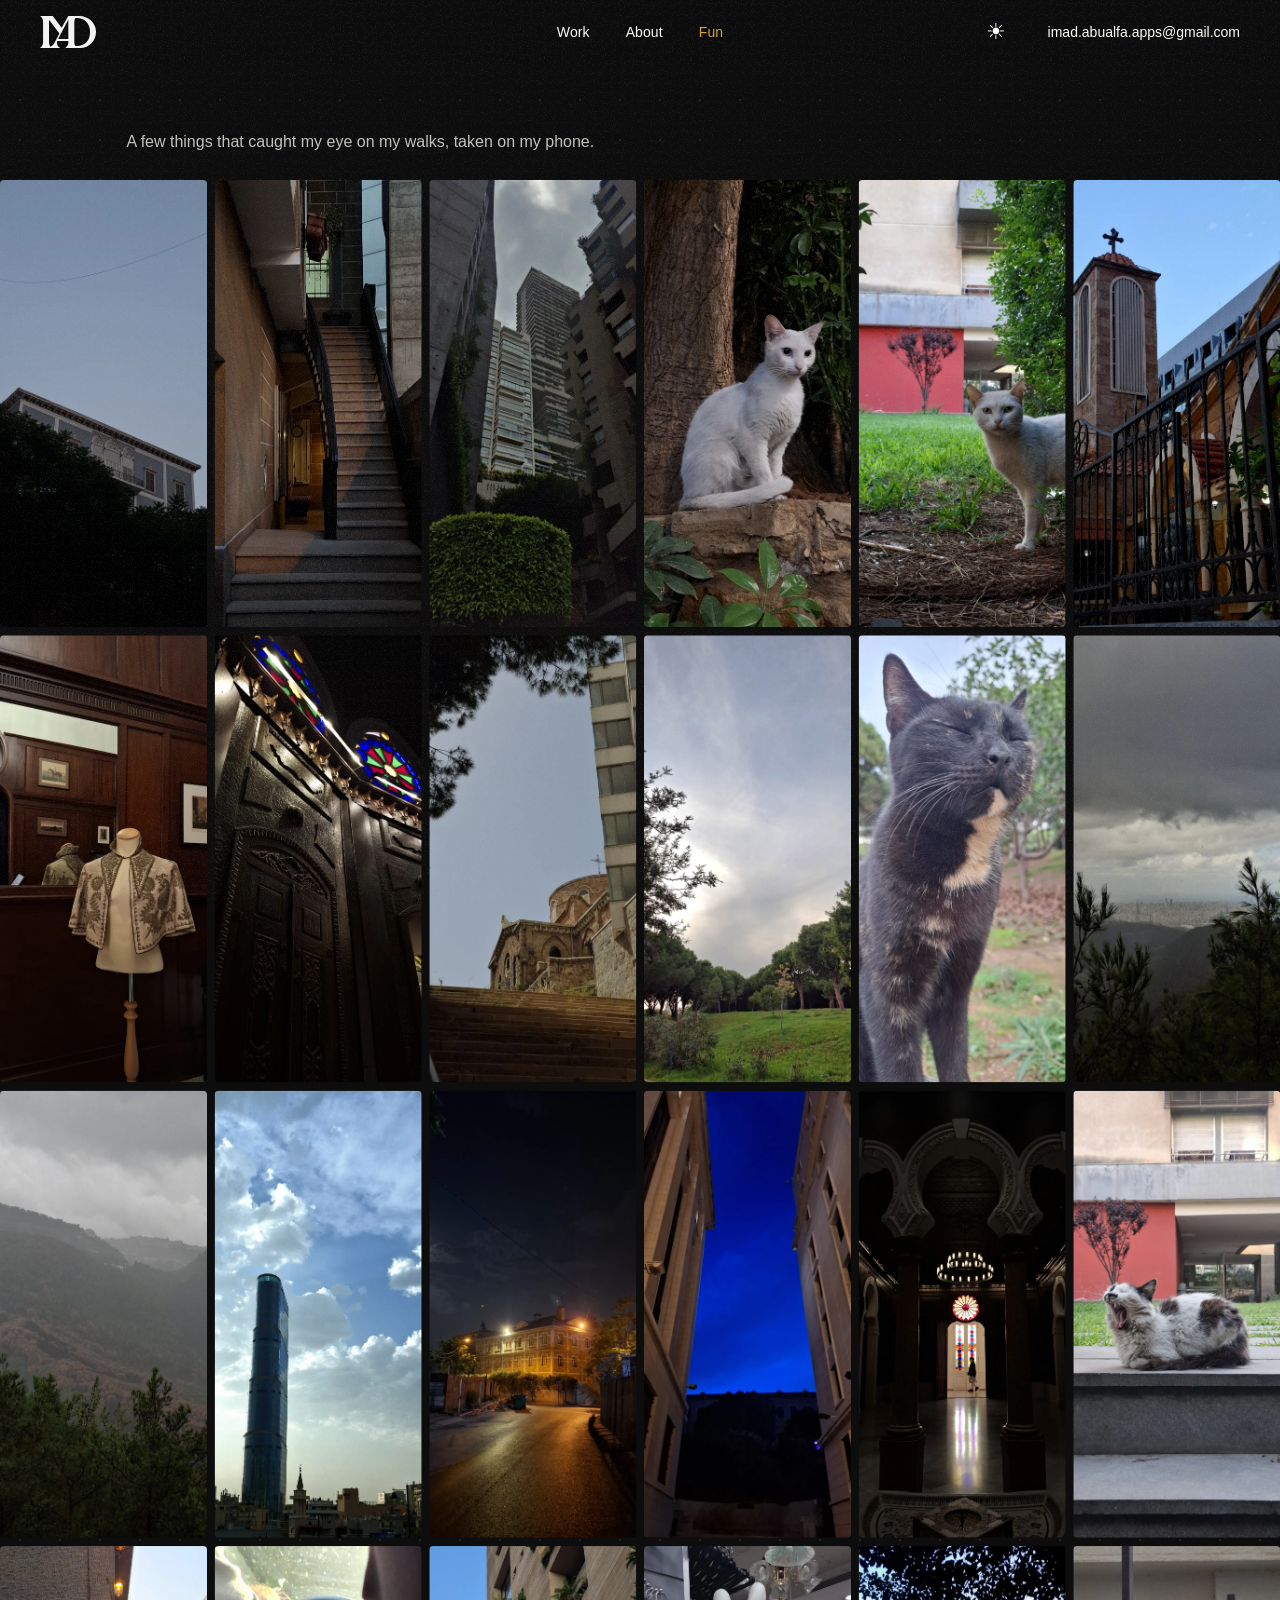
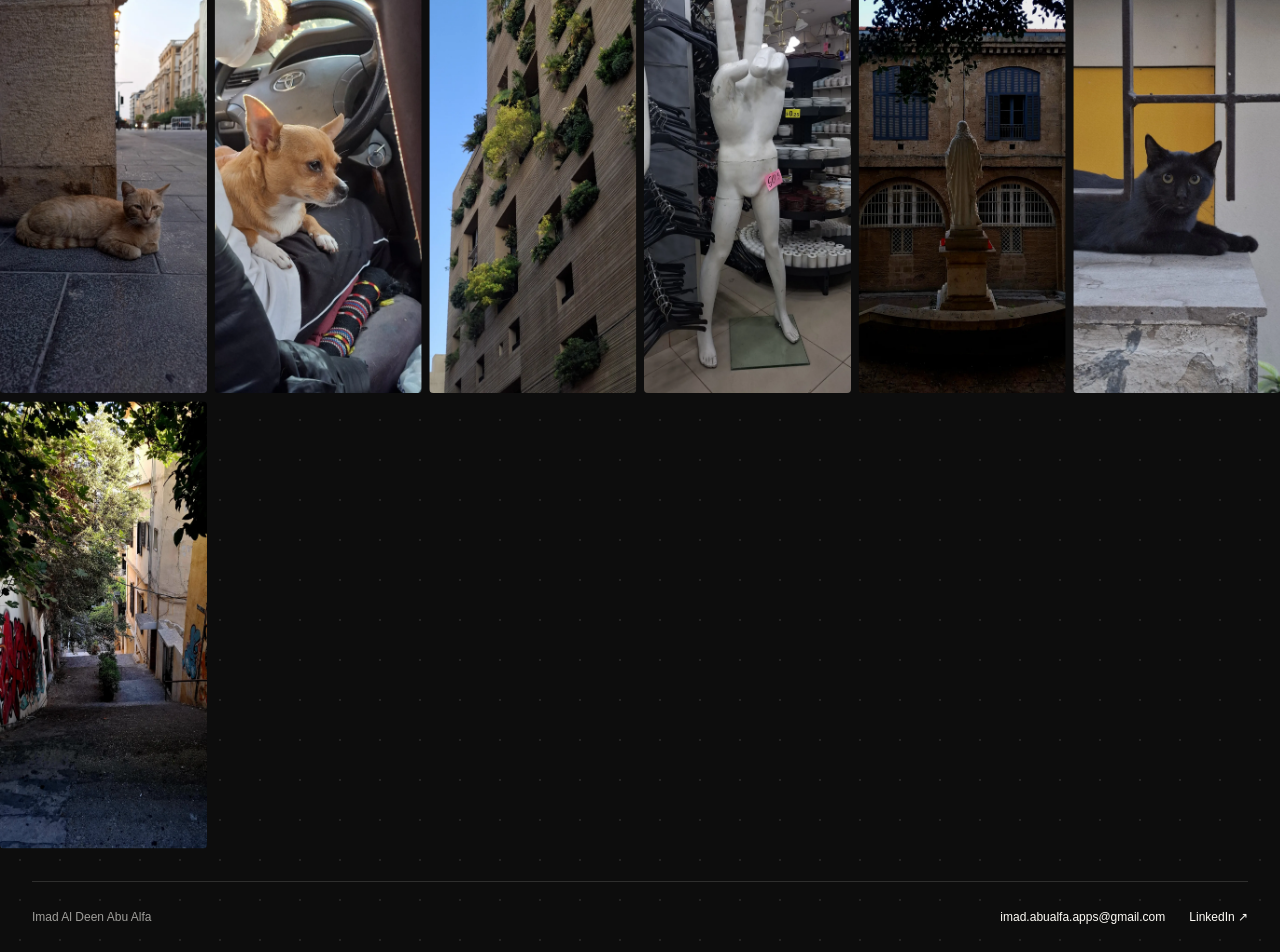
<file: fun/index.html>
<!DOCTYPE html>
<html lang="en">
<head>
  <meta charset="UTF-8">
  <meta name="viewport" content="width=device-width, initial-scale=1.0">
  <title>Fun - Imad Al Deen Abu Alfa</title>

  <link rel="icon" type="image/png" href="../favicon.png">

  <script src="../theme.js"></script>
  <link rel="stylesheet" href="../buttons.css">
  <link rel="stylesheet" href="../styles.css">
</head>

<body>
  <div class="navbar">
    <div class="logo-hover" onclick="window.location.href='../index.html'">
      <img class="logo logo-black" src="../Logo.svg" alt="Imad Logo">
      <img class="logo logo-yellow" src="../Logo-yellow.svg" alt="">
    </div>

    <div class="nav-links">
      <a href="../index.html" class="H4">Work</a>
      <a href="../about/index.html" class="H4">About</a>
      <a href="./index.html" class="H4" aria-current="page">Fun</a>
    </div>

    <div class="nav-actions">
      <button
        class="theme-toggle"
        type="button"
        aria-label="Switch to light mode"
        aria-pressed="false"
      >
        <span class="theme-moon" aria-hidden="true">☾</span>
        <span class="theme-sun" aria-hidden="true">☀︎</span>
      </button>

      <a
        class="nav-email email-link"
        href="mailto:imad.abualfa.apps@gmail.com"
      >
        imad.abualfa.apps@gmail.com
      </a>

      <button
        class="hamburger"
        id="hamburger"
        aria-label="Open menu"
        aria-expanded="false"
        aria-controls="mobile-drawer"
      >
        <span></span>
        <span></span>
        <span></span>
      </button>
    </div>
  </div>

  <div class="drawer-overlay" id="drawerOverlay"></div>

  <nav class="mobile-drawer" id="mobile-drawer" aria-hidden="true">
    <div class="drawer-header">
      <img class="logo" src="../Logo.svg" alt="Imad Logo">
      <button
        class="drawer-close"
        id="drawerClose"
        aria-label="Close menu"
      >&times;</button>
    </div>

    <div class="drawer-links">
      <a href="../index.html" class="H4">Work</a>
      <a href="../about/index.html" class="H4">About</a>
      <a href="./index.html" class="H4" aria-current="page">Fun</a>
    </div>

    <a
      class="drawer-email email-link"
      href="mailto:imad.abualfa.apps@gmail.com"
    >
      imad.abualfa.apps@gmail.com
    </a>
  </nav>

<main>
  <p class="about-page about-intro photo-intro">
    A few things that caught my eye on my walks, taken on my phone.
  </p>

  <div class="fun-page">
    <div class="photo-gallery">
      <img src="photos/photo-1.webp" alt="Photo1" width="887" height="1920">
      <img src="photos/photo-2.webp" alt="Photo2" width="887" height="1920">
      <img src="photos/photo-3.webp" alt="Photo3" width="887" height="1920">
      <img src="photos/photo-4.webp" alt="Photo4" width="887" height="1920">
      <img src="photos/photo-5.webp" alt="Photo5" width="887" height="1920">
      <img src="photos/photo-6.webp" alt="Photo6" width="887" height="1920">
      <img src="photos/photo-7.webp" alt="Photo7" width="887" height="1920">
      <img src="photos/photo-8.webp" alt="Photo8" width="887" height="1920">
      <img src="photos/photo-9.webp" alt="Photo9" width="887" height="1920">
      <img src="photos/photo-10.webp" alt="Photo10" width="887" height="1920">
      <img src="photos/photo-11.webp" alt="Photo11" width="887" height="1920">
      <img src="photos/photo-12.webp" alt="Photo12" width="887" height="1920">
      <img src="photos/photo-13.webp" alt="Photo13" width="887" height="1920">
      <img src="photos/photo-14.webp" alt="Photo14" width="887" height="1920">
      <img src="photos/photo-15.webp" alt="Photo15" width="887" height="1920">
      <img src="photos/photo-16.webp" alt="Photo16" width="887" height="1920">
      <img src="photos/photo-17.webp" alt="Photo17" width="887" height="1920">
      <img src="photos/photo-18.webp" alt="Photo18" width="887" height="1920">
      <img src="photos/photo-19.webp" alt="Photo19" width="887" height="1920">
      <img src="photos/photo-20.webp" alt="Photo20" width="887" height="1920">
      <img src="photos/photo-21.webp" alt="Photo21" width="887" height="1920">
      <img src="photos/photo-22.webp" alt="Photo22" width="887" height="1920">
      <img src="photos/photo-23.webp" alt="Photo23" width="887" height="1920">
      <img src="photos/photo-24.webp" alt="Photo24" width="887" height="1920">
      <img src="photos/photo-25.webp" alt="Photo25" width="887" height="1920">
    </div>
  </div>
</main>


  <footer class="site-footer">
    <span class="footer-name">Imad Al Deen Abu Alfa</span>

    <div class="footer-links">
      <a
        class="email-link"
        href="mailto:imad.abualfa.apps@gmail.com"
      >
        imad.abualfa.apps@gmail.com
      </a>

      <a
        href="https://www.linkedin.com/in/imad-al-deen-abu-alfa/"
        target="_blank"
        rel="noopener noreferrer"
      >
        LinkedIn ↗
      </a>
    </div>
  </footer>

  <dialog class="photo-preview" id="photo-preview">
    <button
      class="photo-preview-close"
      type="button"
      aria-label="Close photo preview"
      autofocus
    >×</button>
  
    <img class="photo-preview-image" alt="">
  
    <div class="photo-preview-controls">

      <button
        class="black-mid photo-preview-prev"
        type="button"
        aria-label="Previous photo"
      ><svg width="20" height="20" viewBox="0 0 24 24"
             fill="none" stroke="currentColor" stroke-width="1"
             stroke-linecap="round" stroke-linejoin="round"
             aria-hidden="true">
          <path d="M19 12H5m7-7-7 7 7 7"/>
        </svg>
      </button>
  
      <button
        class="black-mid photo-preview-next"
        type="button"
        aria-label="Next photo"
      ><svg width="20" height="20" viewBox="0 0 24 24"
           fill="none" stroke="currentColor" stroke-width="1"
           stroke-linecap="round" stroke-linejoin="round"
           aria-hidden="true">
        <path d="M5 12h14m-7-7 7 7-7 7"/>
      </svg>
    </button>

    </div>
  </dialog>

  <script src="../cursor.js"></script>
  <script src="../email-copy.js"></script>

  <script>
    const hamburger = document.getElementById('hamburger');
    const drawer = document.getElementById('mobile-drawer');
    const overlay = document.getElementById('drawerOverlay');
    const drawerClose = document.getElementById('drawerClose');

    function openDrawer() {
      drawer.classList.add('open');
      overlay.classList.add('open');
      hamburger.classList.add('active');
      hamburger.setAttribute('aria-expanded', 'true');
      drawer.setAttribute('aria-hidden', 'false');
      document.body.style.overflow = 'hidden';
    }

    function closeDrawer() {
      drawer.classList.remove('open');
      overlay.classList.remove('open');
      hamburger.classList.remove('active');
      hamburger.setAttribute('aria-expanded', 'false');
      drawer.setAttribute('aria-hidden', 'true');
      document.body.style.overflow = '';
    }

    hamburger.addEventListener('click', function () {
      drawer.classList.contains('open')
        ? closeDrawer()
        : openDrawer();
    });

    drawerClose.addEventListener('click', closeDrawer);
    overlay.addEventListener('click', closeDrawer);

    document.addEventListener('keydown', function (event) {
      if (event.key === 'Escape') closeDrawer();
    });

    window.matchMedia('(max-width: 900px)')
      .addEventListener('change', function (event) {
        if (!event.matches) closeDrawer();
      });
  </script>

  <script src="masonry.js"></script>
  <script src="photo-preview.js"></script>
</body>
</html>
</file>
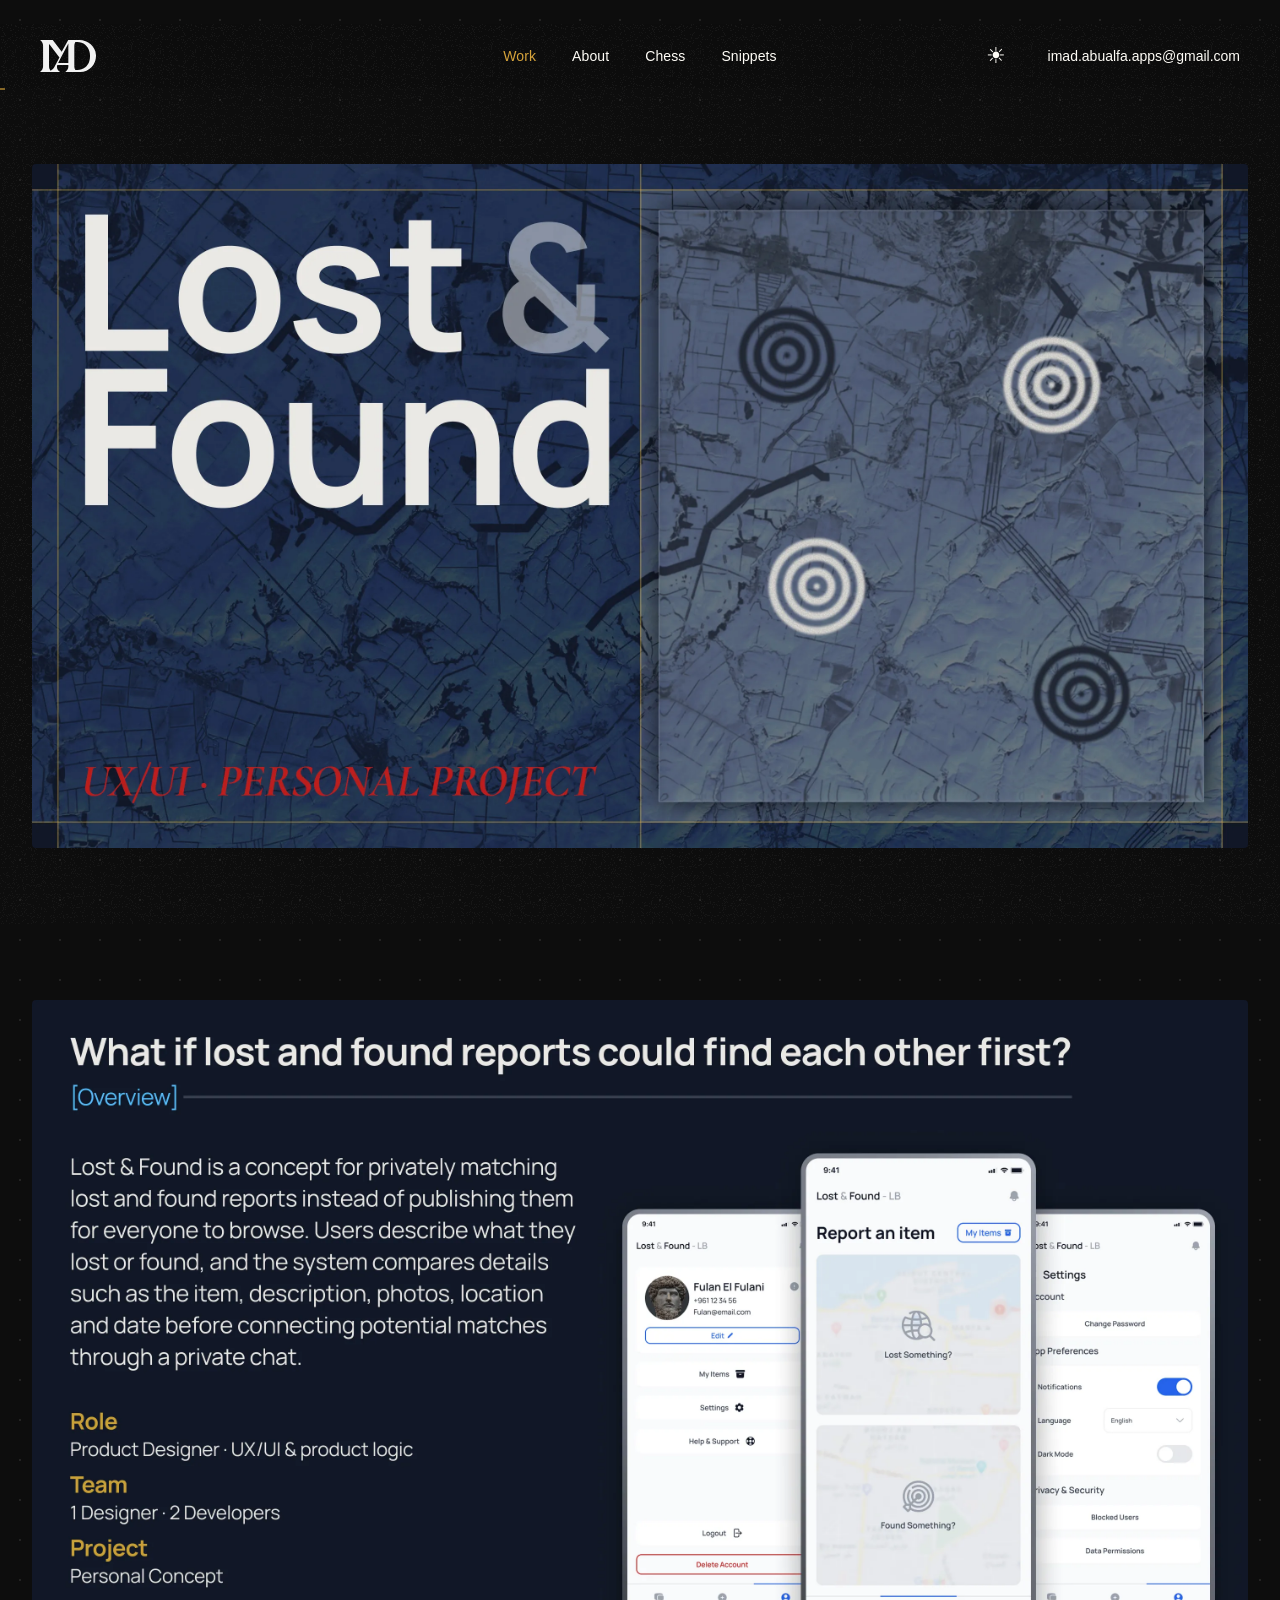
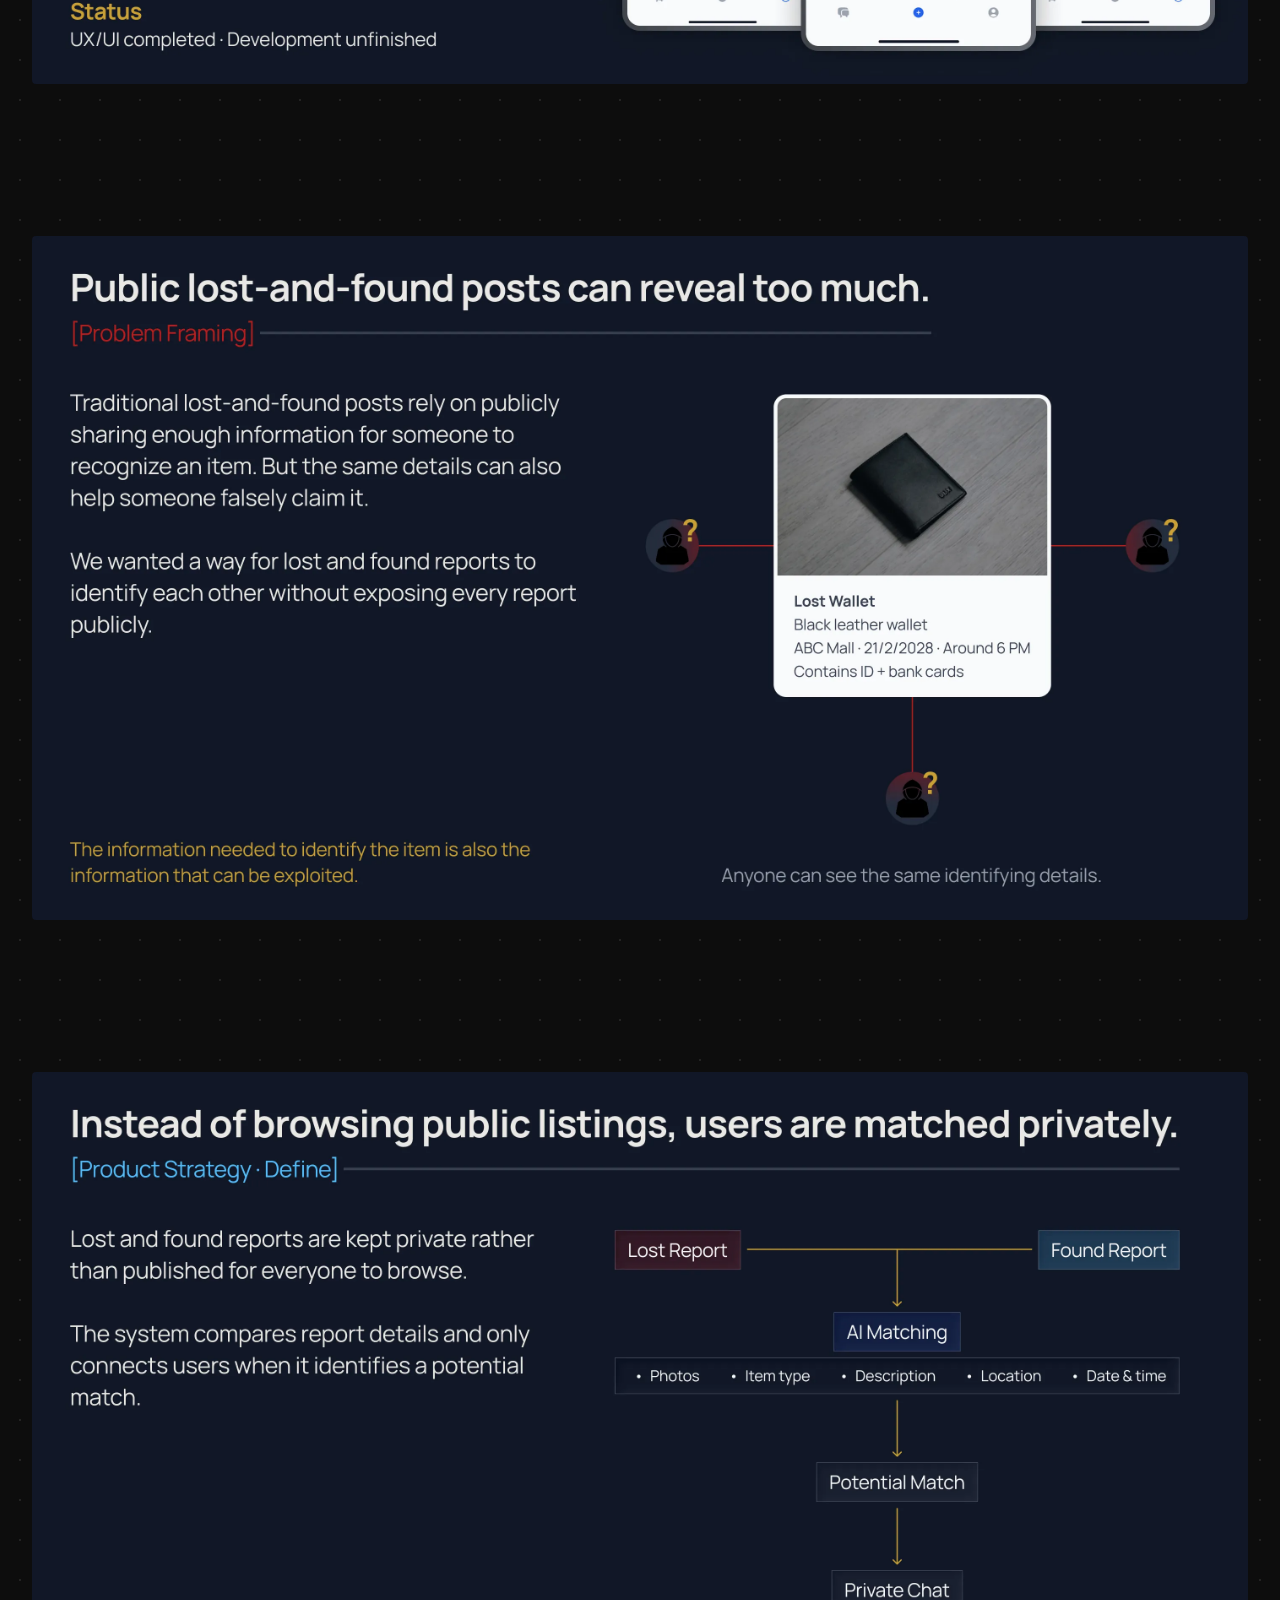
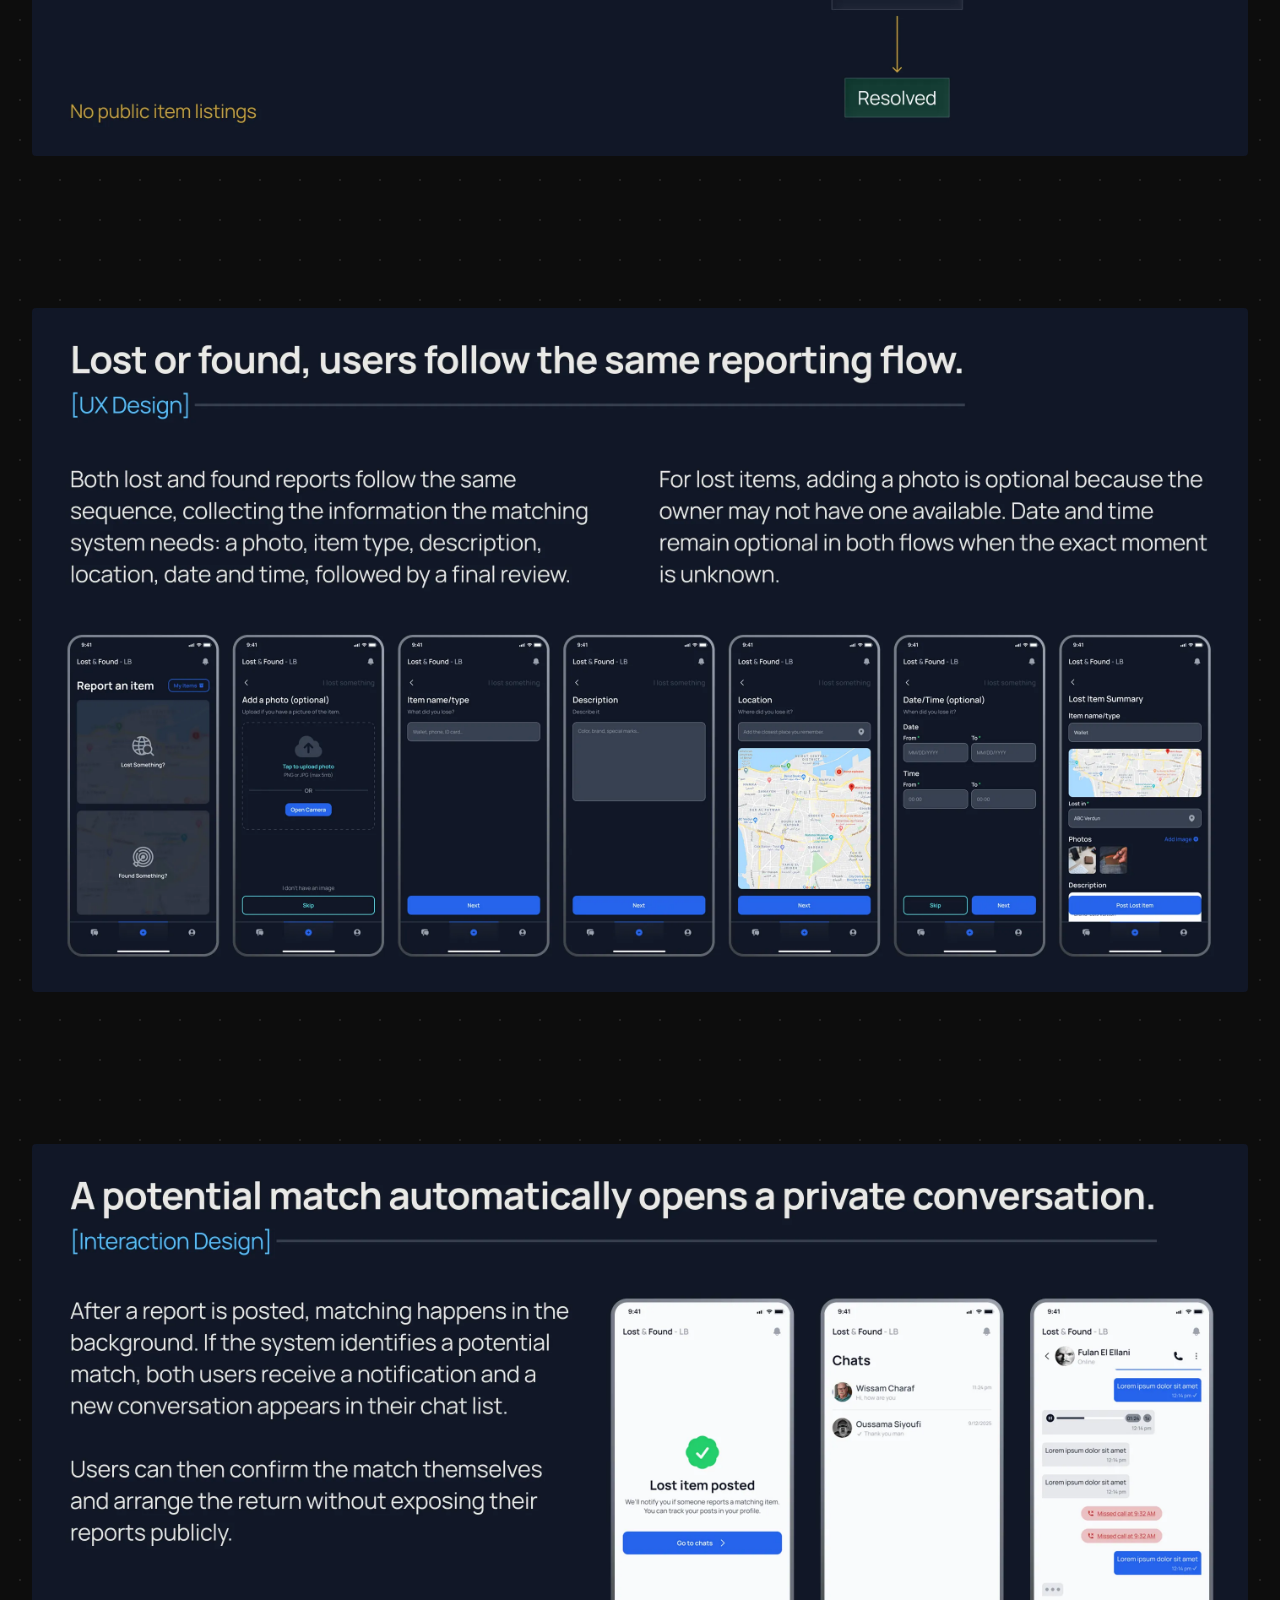
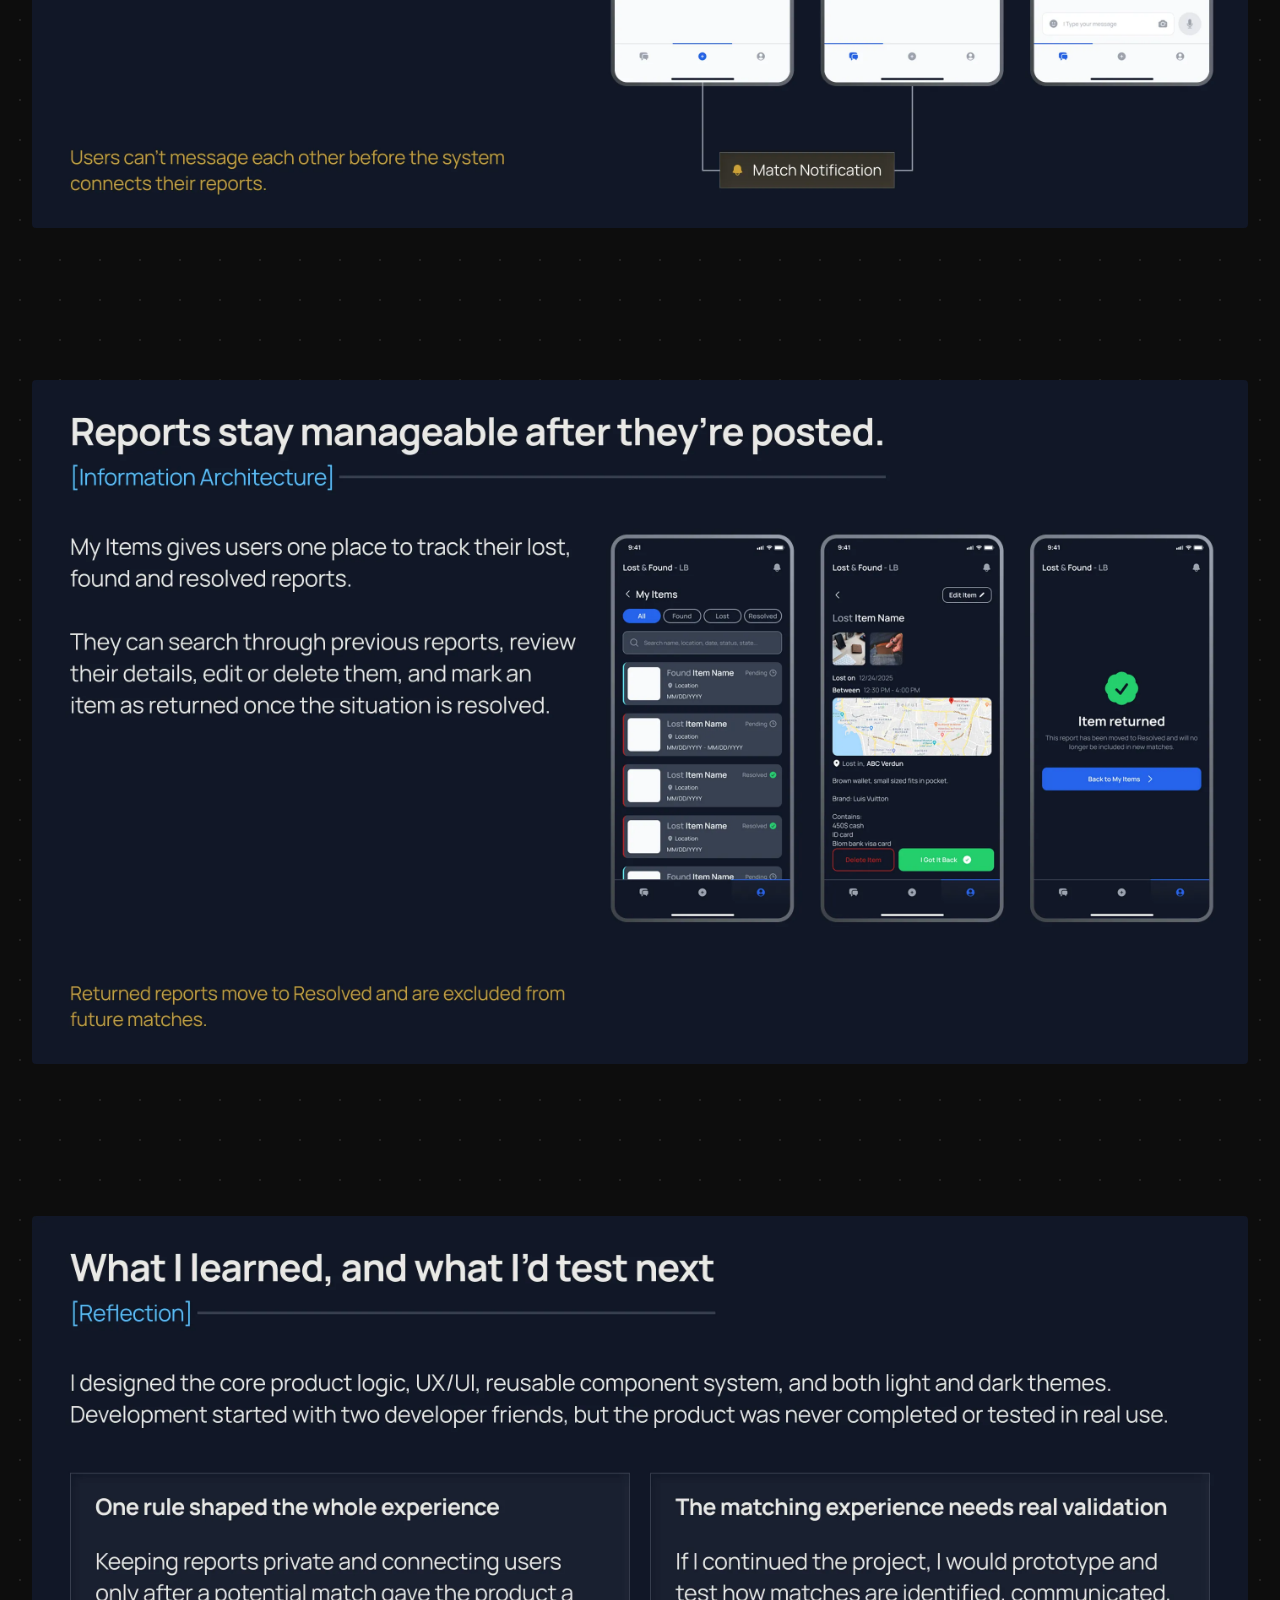
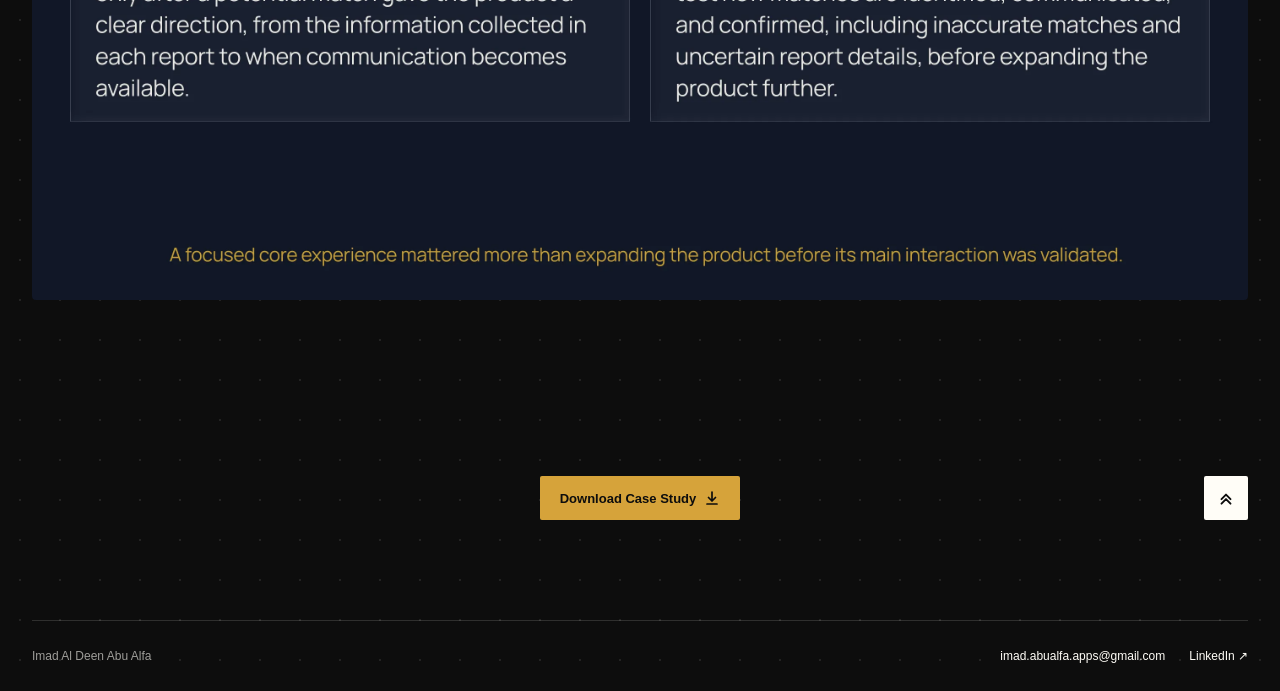
<file: lost-found/index.html>
<!DOCTYPE html>
<html lang="en">

<head>
    <meta charset="UTF-8">

    <meta name="viewport" content="width=device-width, initial-scale=1.0">

    <title>Lost & Found — Imad Al Deen Abu Alfa</title>

    <link rel="icon" type="image/png" href="../favicon.png">

    <script src="../theme.js"></script>
    <link rel="stylesheet" href="../buttons.css">
    <link rel="stylesheet" href="../styles.css">
    <link rel="stylesheet" href="../case-study.css">

    <!-- Load the first slide immediately -->
    <link rel="preload" as="image" href="1.webp">
</head>


<body>

    <!-- =========================
         NAVBAR
         ========================= -->

    <div class="navbar">

        <div
            class="logo-hover"
            onclick="window.location.href='../'"
        >
            <img class="logo logo-black" src="../Logo.svg" alt="Imad Logo">
            <img class="logo logo-yellow" src="../Logo-yellow.svg" alt="">
        </div>

        <div class="nav-links">
            <a href="../index.html" class="H4" aria-current="location">Work</a>
            <a href="../about/index.html" class="H4">About</a>
            <a href="../chess/index.html" class="H4">Chess</a>
            <a href="../snippets/index.html" class="H4">Snippets</a>
        </div>

        <div class="nav-actions">
          <button
            class="theme-toggle"
            type="button"
            aria-label="Switch to dark mode"
            aria-pressed="false"
          >
            <span class="theme-moon" aria-hidden="true">☾</span>
            <span class="theme-sun" aria-hidden="true">☀︎</span>
          </button>
        
          <a
            class="nav-email email-link"
            href="mailto:imad.abualfa.apps@gmail.com"
          >
            imad.abualfa.apps@gmail.com
          </a>
        
          <button class="hamburger" id="hamburger" aria-label="Open menu" aria-expanded="false" aria-controls="mobile-drawer">
              <span></span>
              <span></span>
              <span></span>
          </button>
        </div>

    </div>

    <div class="reading-progress" aria-hidden="true">
      <div class="reading-progress-fill"></div>
    </div>

    <!-- =========================
         MOBILE MENU
         ========================= -->

    <div
        class="drawer-overlay"
        id="drawerOverlay"
    ></div>


    <nav
        class="mobile-drawer"
        id="mobile-drawer"
        aria-hidden="true"
    >

        <div class="drawer-header">

            <img
                class="logo"
                src="../Logo.svg"
                alt="Imad Logo"
                onclick="window.location.href='../'"
            >

            <button
                class="drawer-close"
                id="drawerClose"
                aria-label="Close menu"
            >
                &times;
            </button>

        </div>


        <div class="drawer-links">
            <a href="../index.html" class="H4" aria-current="location">Work</a>
            <a href="../about/index.html" class="H4">About</a>
            <a href="../chess/index.html" class="H4">Chess</a>
            <a href="../snippets/index.html" class="H4">Snippets</a>
        </div>


        <a class="drawer-email email-link" href="mailto:imad.abualfa.apps@gmail.com">
          imad.abualfa.apps@gmail.com
        </a>

    </nav>

    <script>
      (function () {
        const fill = document.querySelector('.reading-progress-fill');
        if (!fill) return;
    
        let scheduled = false;
    
        function updateProgress() {
          const page = document.scrollingElement;
          const scrollableHeight = page.scrollHeight - page.clientHeight;
    
          const progress = scrollableHeight > 0
            ? Math.min(1, Math.max(0, page.scrollTop / scrollableHeight))
            : 0;
    
          fill.style.transform = `scaleX(${progress})`;
          scheduled = false;
        }
    
        window.addEventListener('scroll', function () {
          if (!scheduled) {
            scheduled = true;
            requestAnimationFrame(updateProgress);
          }
        }, { passive: true });
    
        window.addEventListener('resize', updateProgress);
        window.addEventListener('load', updateProgress);
    
        updateProgress();
      })();
    </script>
    
    <!-- =========================
         CASE STUDY
         ========================= -->

    <main class="case-study">


        <!-- Slide 1 -->

        <section class="case-study-slide-wrap">

            <img
                class="case-study-slide"
                src="1.webp"
                alt="Lost & Found case study cover"
                fetchpriority="high"
            >

        </section>



        <!-- Slide 2 -->

        <section class="case-study-slide-wrap">

            <img
                class="case-study-slide"
                src="2.webp"
                alt="Lost & Found case study"
                loading="lazy"
                decoding="async"
            >

        </section>



        <!-- Slide 3 -->

        <section class="case-study-slide-wrap">

            <img
                class="case-study-slide"
                src="3.webp"
                alt="Lost & Found case study"
                loading="lazy"
                decoding="async"
            >

        </section>



        <!-- Slide 4 -->

        <section class="case-study-slide-wrap">

            <img
                class="case-study-slide"
                src="4.webp"
                alt="Lost & Found case study"
                loading="lazy"
                decoding="async"
            >

        </section>



        <!-- Slide 5 -->

        <section class="case-study-slide-wrap">

            <img
                class="case-study-slide"
                src="5.webp"
                alt="Lost & Found case study"
                loading="lazy"
                decoding="async"
            >

        </section>



        <!-- Slide 6 -->

        <section class="case-study-slide-wrap">

            <img
                class="case-study-slide"
                src="6.webp"
                alt="Lost & Found case study"
                loading="lazy"
                decoding="async"
            >

        </section>



        <!-- Slide 7 -->

        <section class="case-study-slide-wrap">

            <img
                class="case-study-slide"
                src="7.webp"
                alt="Lost & Found case study"
                loading="lazy"
                decoding="async"
            >

        </section>



        <!-- Slide 8 -->

        <section class="case-study-slide-wrap">

            <img
                class="case-study-slide"
                src="8.webp"
                alt="Lost & Found case study"
                loading="lazy"
                decoding="async"
            >

        </section>


    </main>

    <div class="case-study-actions">
    
        <a
            class="light-mid case-study-download"
            href="../Lost_&_Found_Case_Study.pdf"
            download
        >
            Download Case Study
    
            <svg
                class="download-icon"
                width="16"
                height="16"
                viewBox="0 0 16 16"
                fill="none"
                aria-hidden="true"
            >
                <path
                    d="M8 2V11M4.5 7.5L8 11L11.5 7.5M3 14H13"
                    stroke="currentColor"
                    stroke-width="1.7"
                    stroke-linecap="round"
                    stroke-linejoin="round"
                />
            </svg>
        </a>
    
        <button
            class="black-mid scroll-top-inline"
            id="scrollTopButton"
            aria-label="Back to top"
        >
            <svg
                class="scroll-top-icon"
                viewBox="0 0 16 16"
                fill="none"
                aria-hidden="true"
            >
                <path
                    d="M4 9L8 5L12 9"
                    stroke="currentColor"
                    stroke-width="1.7"
                    stroke-linecap="round"
                    stroke-linejoin="round"
                />
                <path
                    d="M4 13L8 9L12 13"
                    stroke="currentColor"
                    stroke-width="1.7"
                    stroke-linecap="round"
                    stroke-linejoin="round"
                />
            </svg>
        </button>
    
    </div>

    <!-- =========================
         FOOTER
         ========================= -->

    <footer class="site-footer">
      <span class="footer-name">Imad Al Deen Abu Alfa</span>
    
      <div class="footer-links">
        <a
          class="email-link"
          href="mailto:imad.abualfa.apps@gmail.com"
        >
          imad.abualfa.apps@gmail.com
        </a>
    
        <a
          href="https://www.linkedin.com/in/imad-al-deen-abu-alfa/"
          target="_blank"
          rel="noopener noreferrer"
        >
          LinkedIn ↗
        </a>
      </div>
    </footer>



    <!-- =========================
         MOBILE DRAWER
         ========================= -->

    <script>

        const hamburger =
            document.getElementById('hamburger');

        const drawer =
            document.getElementById('mobile-drawer');

        const overlay =
            document.getElementById('drawerOverlay');

        const drawerClose =
            document.getElementById('drawerClose');


        function openDrawer() {

            drawer.classList.add('open');

            overlay.classList.add('open');

            hamburger.classList.add('active');

            hamburger.setAttribute(
                'aria-expanded',
                'true'
            );

            drawer.setAttribute(
                'aria-hidden',
                'false'
            );

            document.body.style.overflow = 'hidden';

        }


        function closeDrawer() {

            drawer.classList.remove('open');

            overlay.classList.remove('open');

            hamburger.classList.remove('active');

            hamburger.setAttribute(
                'aria-expanded',
                'false'
            );

            drawer.setAttribute(
                'aria-hidden',
                'true'
            );

            document.body.style.overflow = '';

        }


        hamburger.addEventListener(
            'click',
            () => {

                drawer.classList.contains('open')
                    ? closeDrawer()
                    : openDrawer();

            }
        );


        drawerClose.addEventListener(
            'click',
            closeDrawer
        );


        overlay.addEventListener(
            'click',
            closeDrawer
        );

    </script>



    <!-- =========================
         FOOTER SPARKLES
         ========================= -->

    <script>

        const footerSparkleContainer =
            document.querySelector('.footer-sparkles');


        if (footerSparkleContainer) {

            const footerSparkleCount = 20;


            for (
                let i = 0;
                i < footerSparkleCount;
                i++
            ) {

                const sparkle =
                    document.createElement('span');


                sparkle.classList.add(
                    'hero-sparkle'
                );


                const size =
                    Math.random() * 2 + 1.5;

                const x =
                    Math.random() * 100;

                const duration =
                    Math.random() * 8 + 9;

                const delay =
                    Math.random() * -15;

                const drift =
                    Math.random() * 100 - 50;

                const opacity =
                    Math.random() * 0.35 + 0.2;


                sparkle.style.setProperty(
                    '--size',
                    `${size}px`
                );

                sparkle.style.setProperty(
                    '--x',
                    `${x}%`
                );

                sparkle.style.setProperty(
                    '--duration',
                    `${duration}s`
                );

                sparkle.style.setProperty(
                    '--delay',
                    `${delay}s`
                );

                sparkle.style.setProperty(
                    '--drift',
                    `${drift}px`
                );

                sparkle.style.setProperty(
                    '--opacity',
                    opacity
                );


                footerSparkleContainer.appendChild(
                    sparkle
                );

            }

        }

    </script>



    <!-- Existing site scripts -->

    <script src="../cursor.js"></script>
    <script src="../email-copy.js"></script>



    <!-- =========================
         REVEAL ANIMATION
         ========================= -->

    <script>

        const revealEls =
            document.querySelectorAll('.reveal');


        if ('IntersectionObserver' in window) {

            const revealObserver =
                new IntersectionObserver(

                    (entries) => {

                        entries.forEach(
                            (entry, i) => {

                                if (
                                    entry.isIntersecting
                                ) {

                                    entry.target.style.transitionDelay =
                                        (i % 3) * 60 + 'ms';

                                    entry.target.classList.add(
                                        'in-view'
                                    );

                                    revealObserver.unobserve(
                                        entry.target
                                    );

                                }

                            }
                        );

                    },

                    {
                        threshold: 0.12,
                        rootMargin:
                            '0px 0px -60px 0px'
                    }

                );


            revealEls.forEach(
                el =>
                    revealObserver.observe(el)
            );

        }

        else {

            revealEls.forEach(
                el =>
                    el.classList.add('in-view')
            );

        }

    </script>

    <!-- =========================
         SCROLL TO TOP BUTTON
         ========================= -->
    <script>
        const scrollTopButton =
            document.getElementById('scrollTopButton');
    
        const firstSlide =
            document.querySelector('.case-study-slide-wrap');
    
        scrollTopButton.addEventListener('click', () => {
    
            firstSlide.scrollIntoView({
                behavior: 'smooth',
                block: 'start'
            });
    
        });
    </script>

    <script src="../button-hover.js"></script>

</body>

</html>
</file>
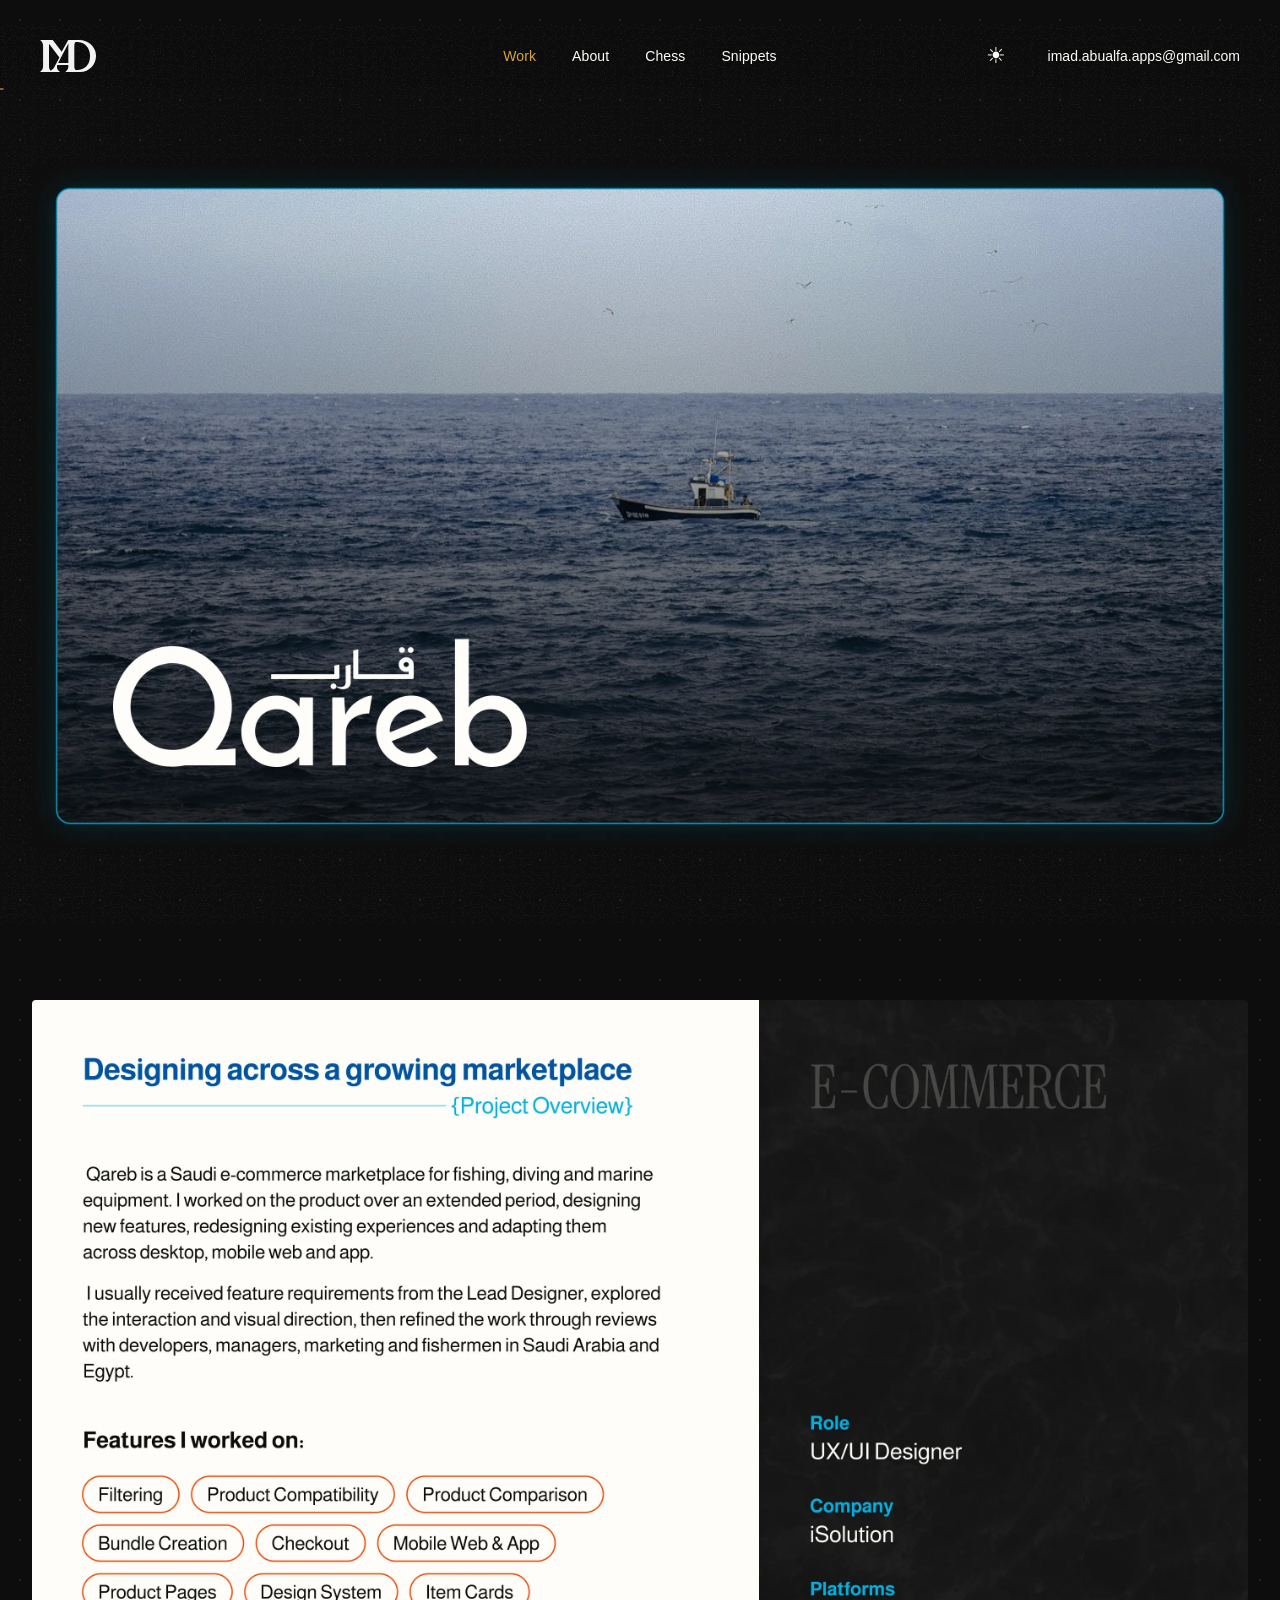
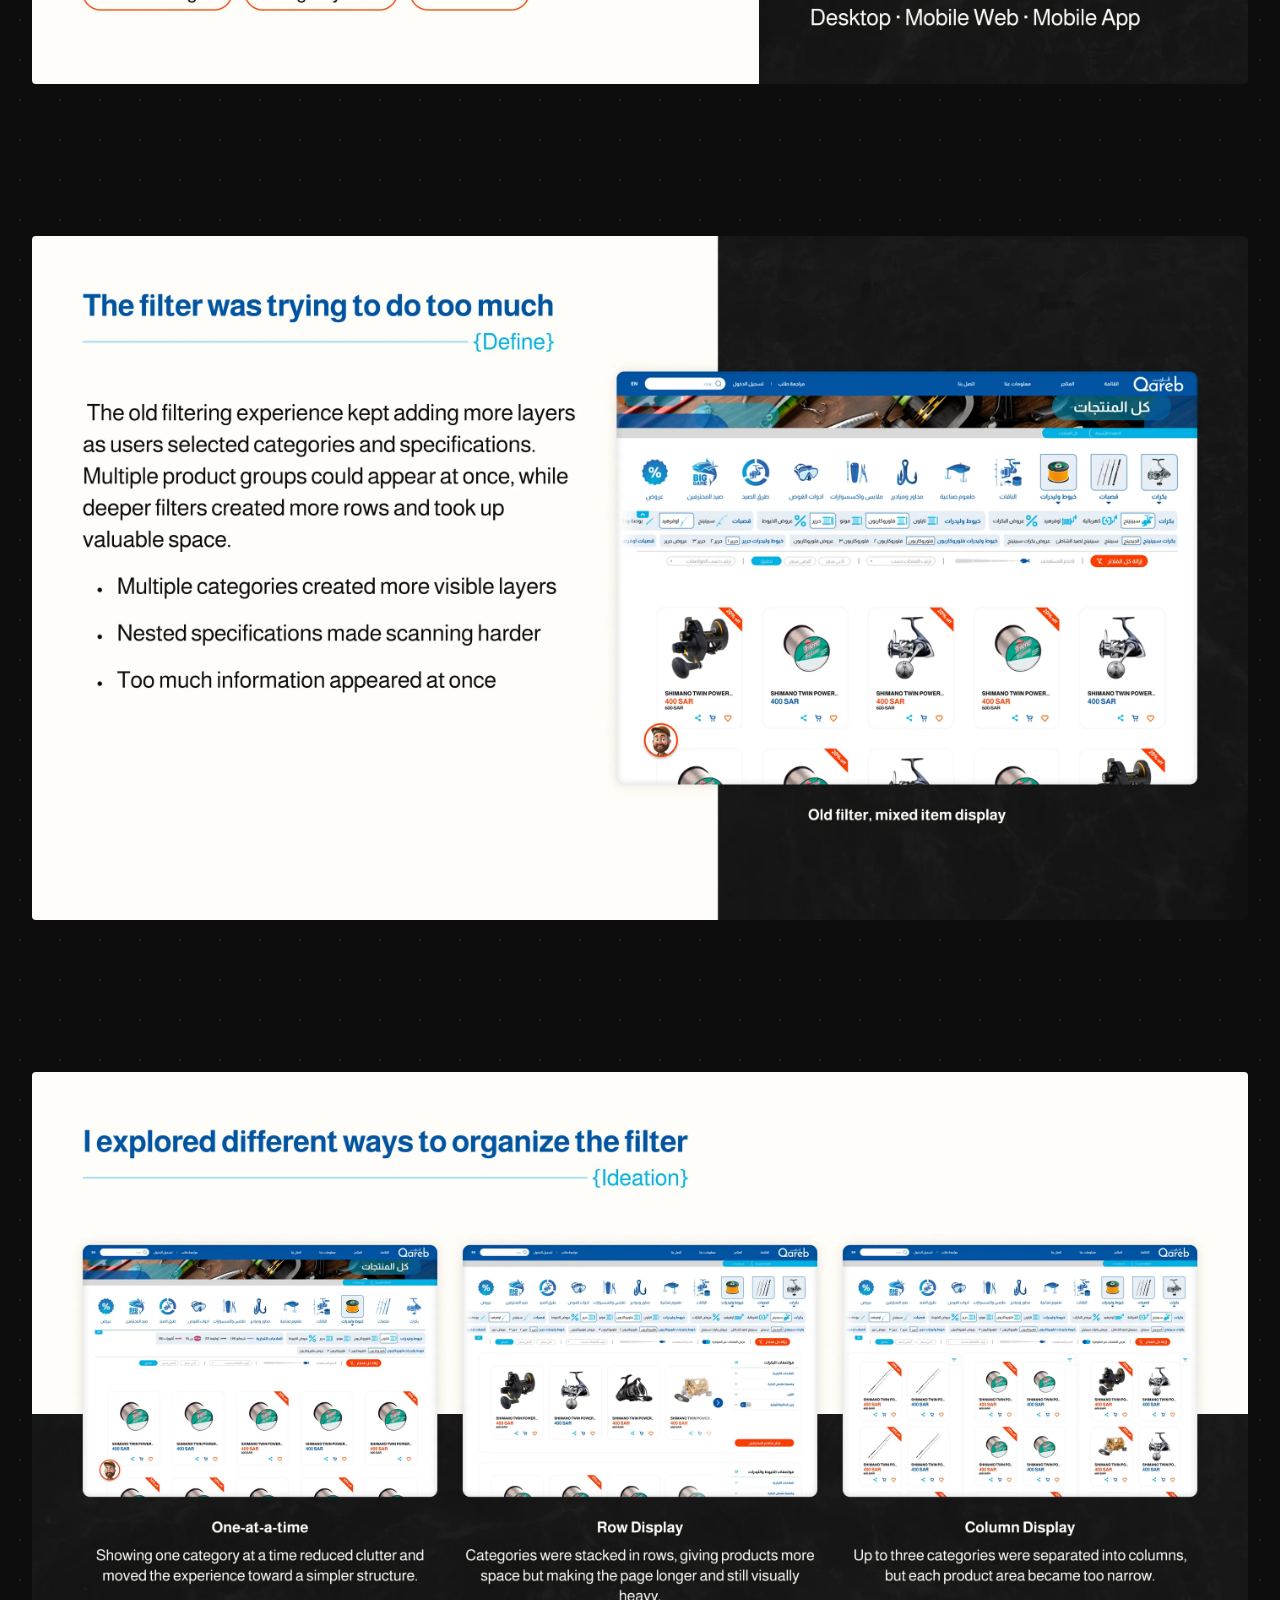
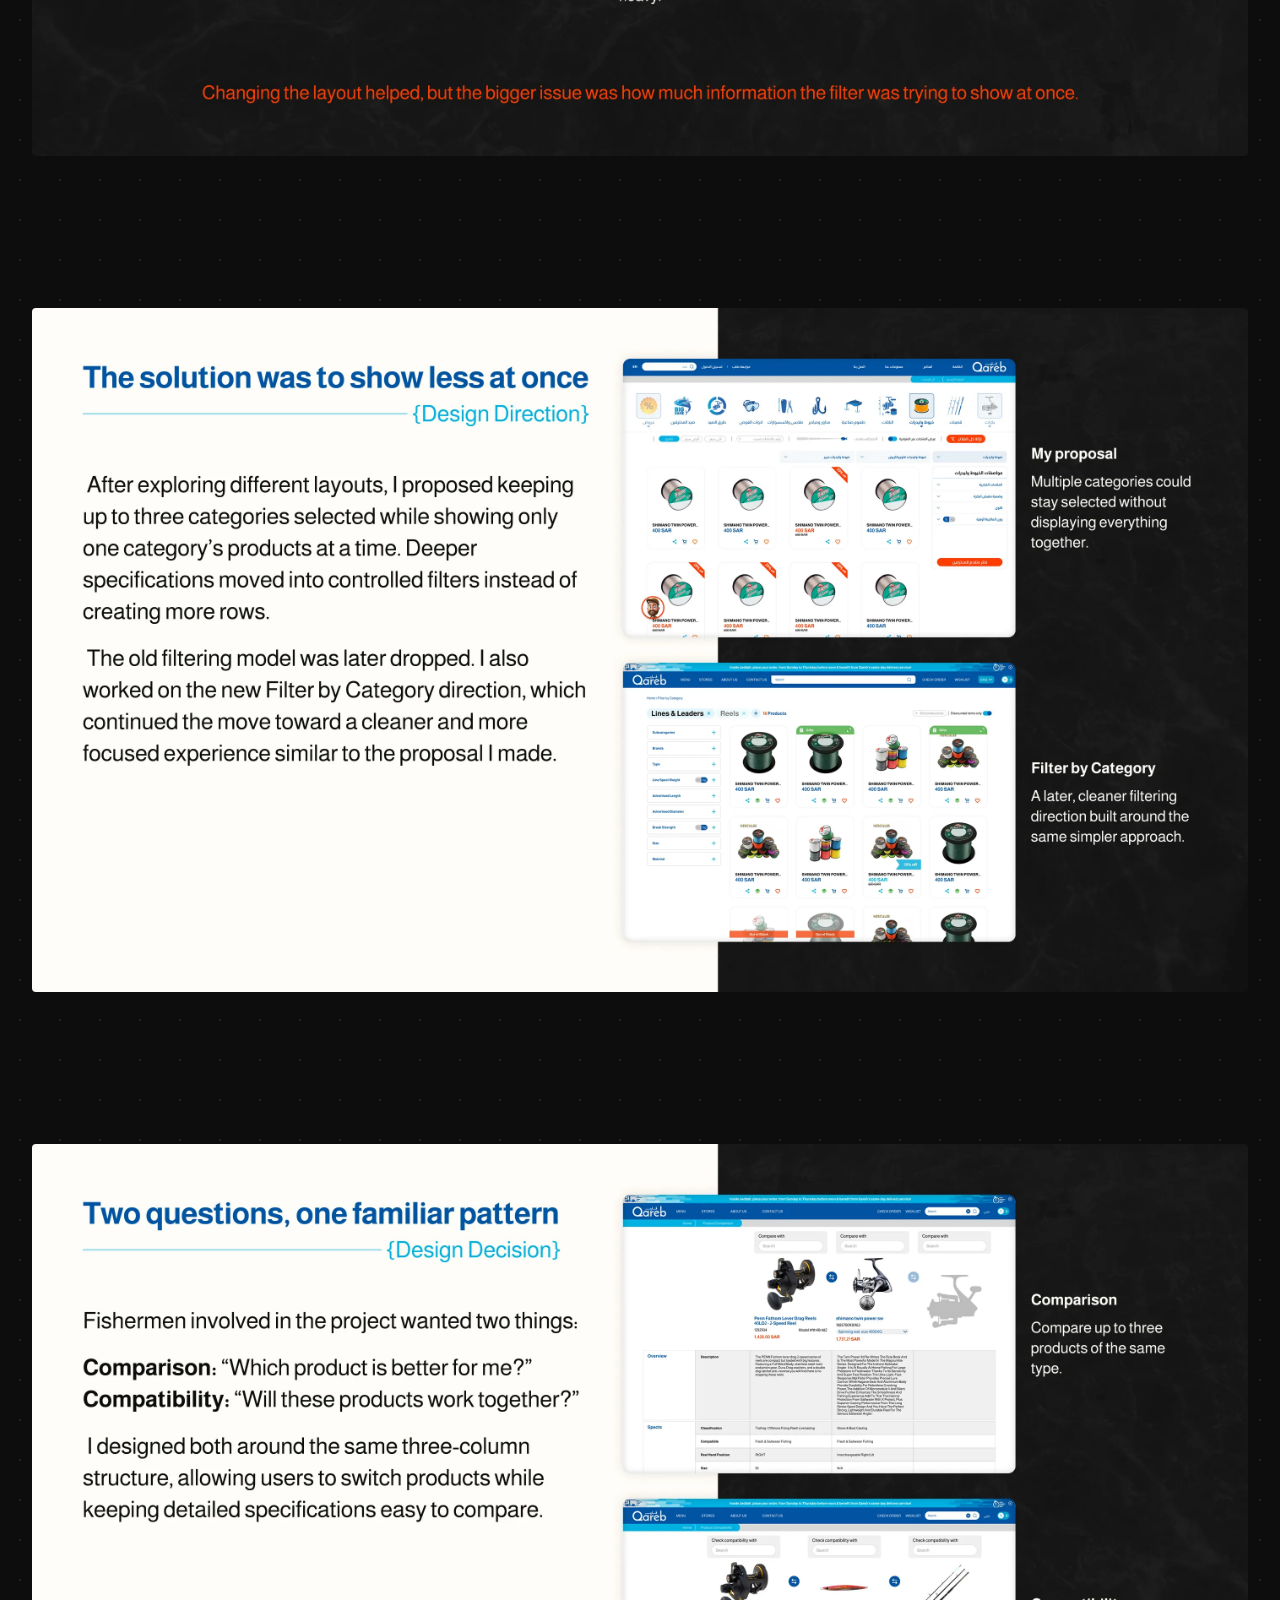
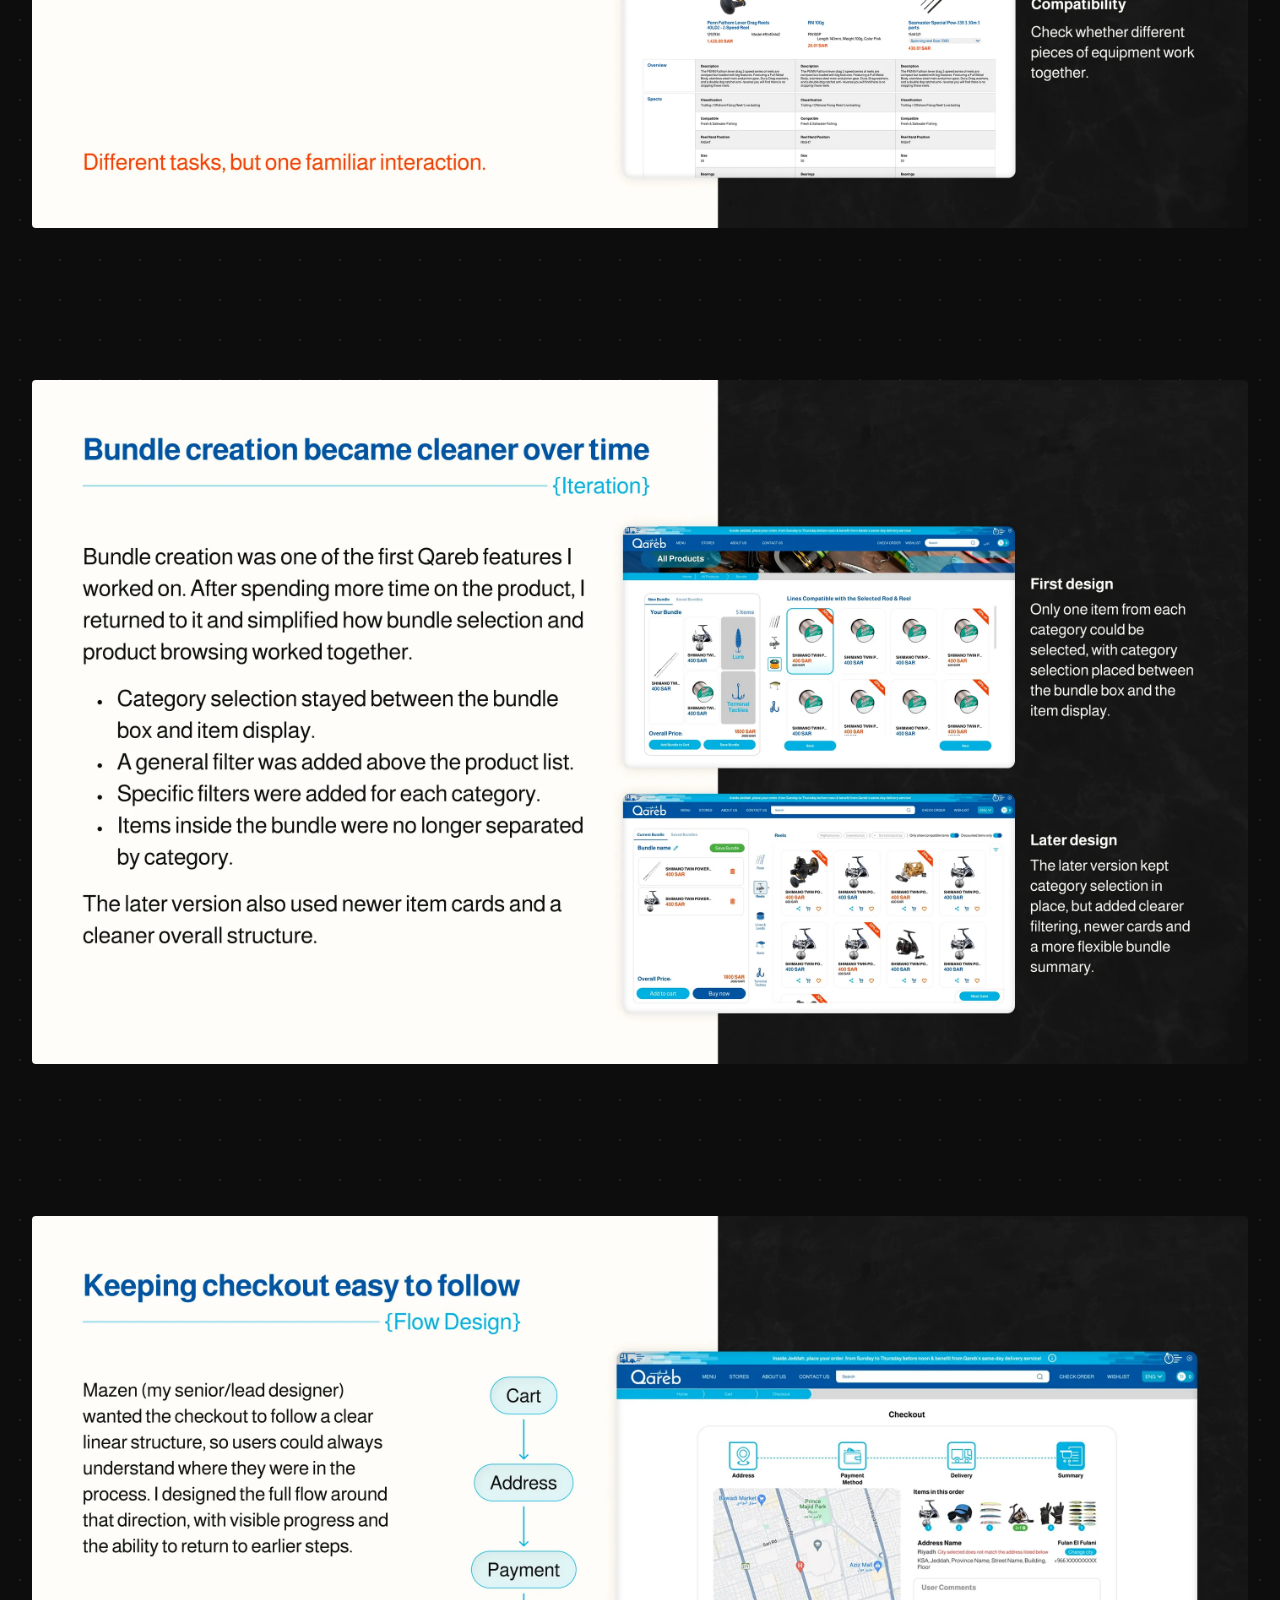
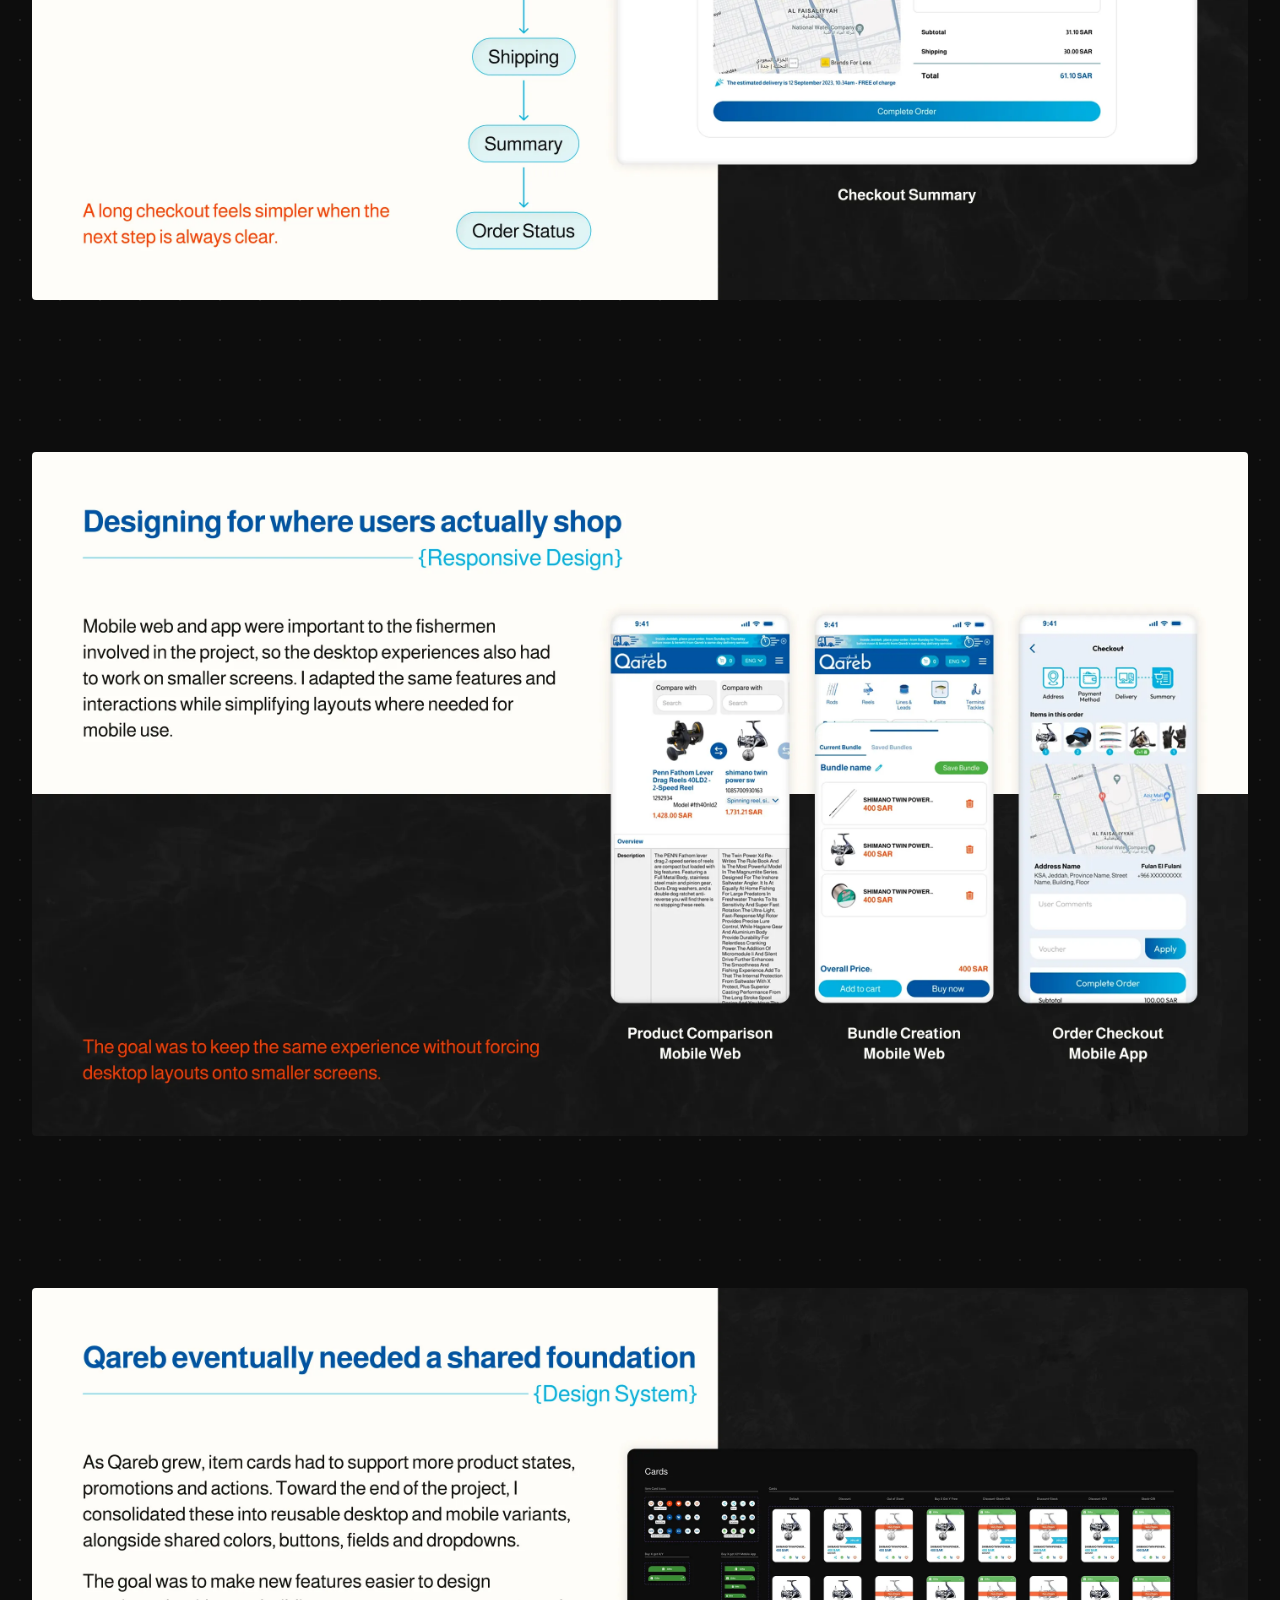
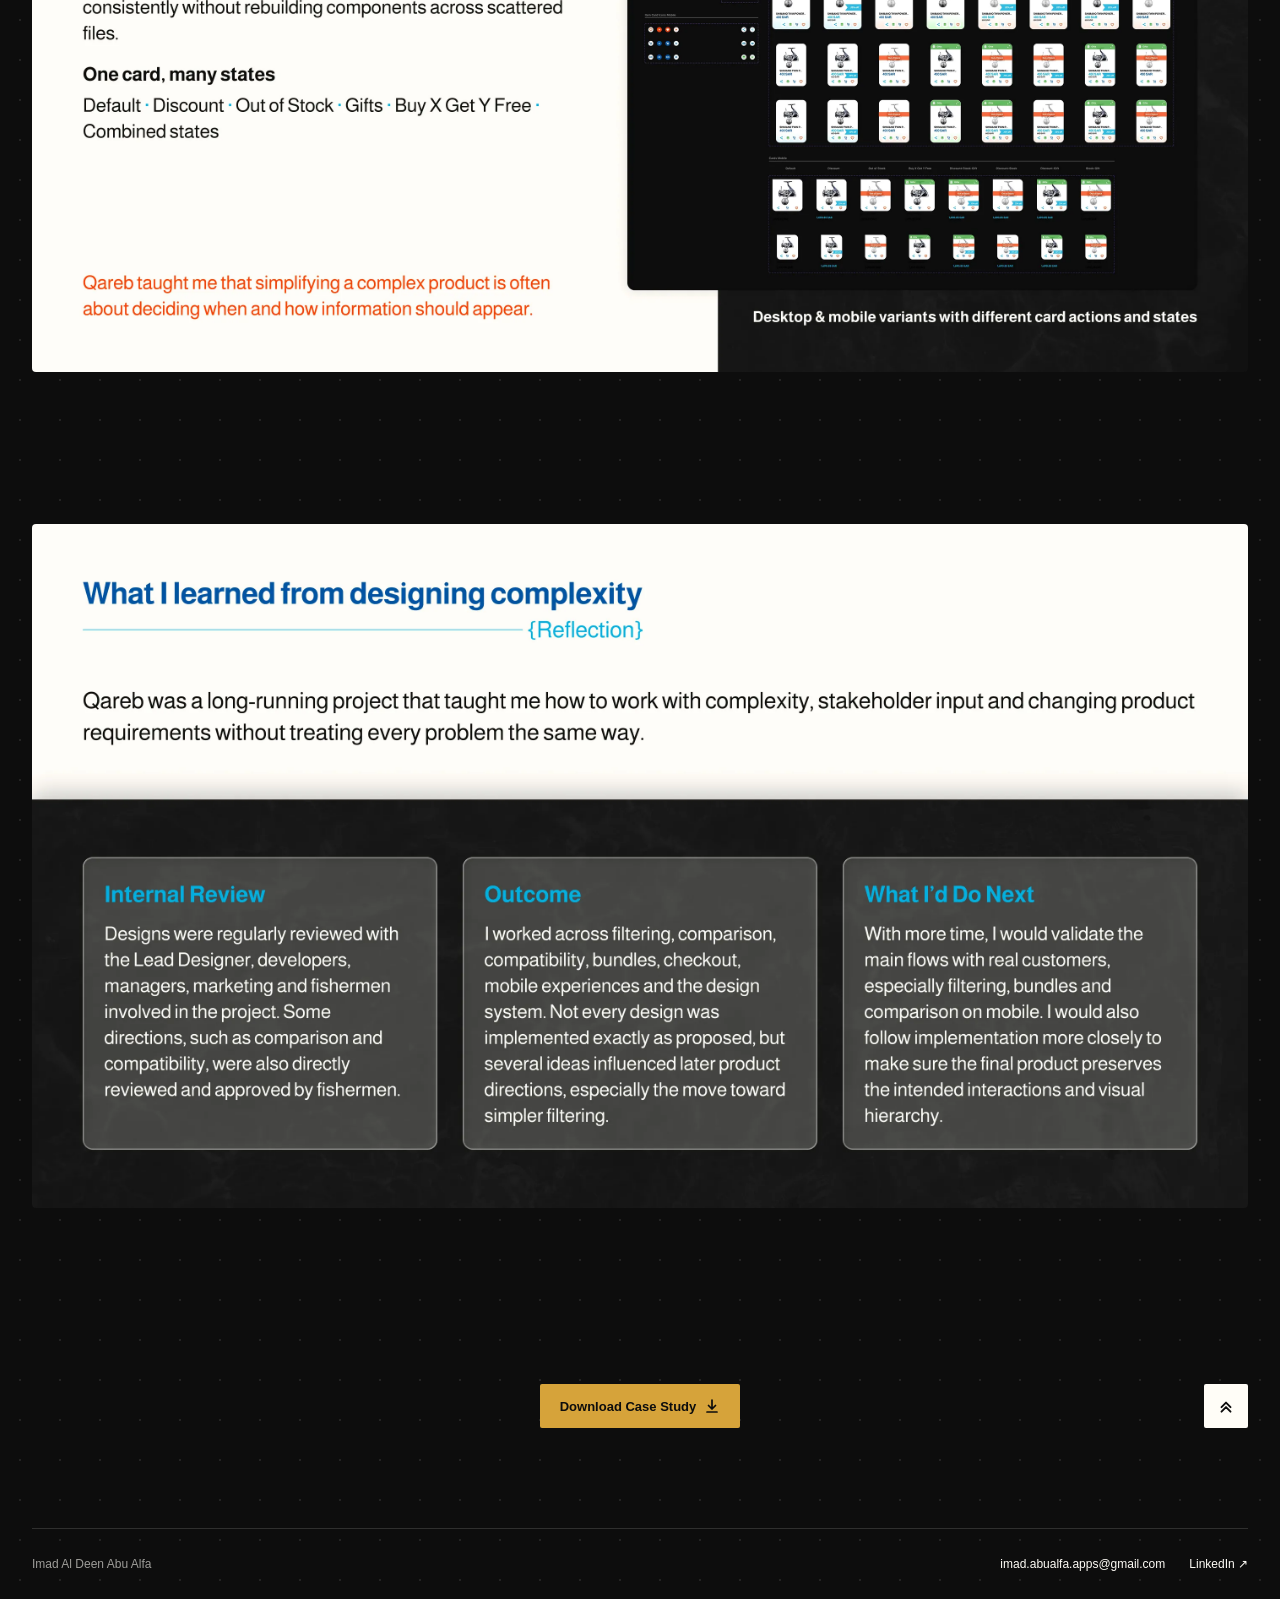
<file: qareb/index.html>
<!DOCTYPE html>
<html lang="en">

<head>
    <meta charset="UTF-8">

    <meta name="viewport" content="width=device-width, initial-scale=1.0">

    <title>Qareb — Imad Al Deen Abu Alfa</title>

    <link rel="icon" type="image/png" href="../favicon.png">

    <script src="../theme.js"></script>
    <link rel="stylesheet" href="../buttons.css">
    <link rel="stylesheet" href="../styles.css">
    <link rel="stylesheet" href="../case-study.css">

    <!-- Load the first slide immediately -->
    <link rel="preload" as="image" href="1.webp">
</head>


<body>

    <!-- =========================
         NAVBAR
         ========================= -->

    <div class="navbar">

        <div
            class="logo-hover"
            onclick="window.location.href='../'"
        >
            <img class="logo logo-black" src="../Logo.svg" alt="Imad Logo">
            <img class="logo logo-yellow" src="../Logo-yellow.svg" alt="">
        </div>

        <div class="nav-links">
            <a href="../index.html" class="H4" aria-current="location">Work</a>
            <a href="../about/index.html" class="H4">About</a>
            <a href="../chess/index.html" class="H4">Chess</a>
            <a href="../snippets/index.html" class="H4">Snippets</a>
        </div>

        <div class="nav-actions">
          <button
            class="theme-toggle"
            type="button"
            aria-label="Switch to dark mode"
            aria-pressed="false"
          >
            <span class="theme-moon" aria-hidden="true">☾</span>
            <span class="theme-sun" aria-hidden="true">☀︎</span>
          </button>
        
          <a
            class="nav-email email-link"
            href="mailto:imad.abualfa.apps@gmail.com"
          >
            imad.abualfa.apps@gmail.com
          </a>
        
          <button class="hamburger" id="hamburger" aria-label="Open menu" aria-expanded="false" aria-controls="mobile-drawer">
              <span></span>
              <span></span>
              <span></span>
          </button>
        </div>

    </div>

    <div class="reading-progress" aria-hidden="true">
      <div class="reading-progress-fill"></div>
    </div>

    <!-- =========================
         MOBILE MENU
         ========================= -->

    <div
        class="drawer-overlay"
        id="drawerOverlay"
    ></div>


    <nav
        class="mobile-drawer"
        id="mobile-drawer"
        aria-hidden="true"
    >

        <div class="drawer-header">

            <img
                class="logo"
                src="../Logo.svg"
                alt="Imad Logo"
                onclick="window.location.href='../'"
            >

            <button
                class="drawer-close"
                id="drawerClose"
                aria-label="Close menu"
            >
                &times;
            </button>

        </div>


        <div class="drawer-links">
            <a href="../index.html" class="H4" aria-current="location">Work</a>
            <a href="../about/index.html" class="H4">About</a>
            <a href="../chess/index.html" class="H4">Chess</a>
            <a href="../snippets/index.html" class="H4">Snippets</a>
        </div>


        <a class="drawer-email email-link" href="mailto:imad.abualfa.apps@gmail.com">
          imad.abualfa.apps@gmail.com
        </a>

    </nav>

    <script>
      (function () {
        const fill = document.querySelector('.reading-progress-fill');
        if (!fill) return;
    
        let scheduled = false;
    
        function updateProgress() {
          const page = document.scrollingElement;
          const scrollableHeight = page.scrollHeight - page.clientHeight;
    
          const progress = scrollableHeight > 0
            ? Math.min(1, Math.max(0, page.scrollTop / scrollableHeight))
            : 0;
    
          fill.style.transform = `scaleX(${progress})`;
          scheduled = false;
        }
    
        window.addEventListener('scroll', function () {
          if (!scheduled) {
            scheduled = true;
            requestAnimationFrame(updateProgress);
          }
        }, { passive: true });
    
        window.addEventListener('resize', updateProgress);
        window.addEventListener('load', updateProgress);
    
        updateProgress();
      })();
    </script>

    <!-- =========================
         CASE STUDY
         ========================= -->

    <main class="case-study">


        <!-- Slide 1 -->

        <section class="case-study-slide-wrap">

            <img
                class="case-study-slide"
                src="1.webp"
                alt="Qareb case study cover"
                fetchpriority="high"
            >

        </section>



        <!-- Slide 2 -->

        <section class="case-study-slide-wrap">

            <img
                class="case-study-slide"
                src="2.webp"
                alt="Qareb case study"
                loading="lazy"
                decoding="async"
            >

        </section>



        <!-- Slide 3 -->

        <section class="case-study-slide-wrap">

            <img
                class="case-study-slide"
                src="3.webp"
                alt="Qareb case study"
                loading="lazy"
                decoding="async"
            >

        </section>



        <!-- Slide 4 -->

        <section class="case-study-slide-wrap">

            <img
                class="case-study-slide"
                src="4.webp"
                alt="Qareb case study"
                loading="lazy"
                decoding="async"
            >

        </section>



        <!-- Slide 5 -->

        <section class="case-study-slide-wrap">

            <img
                class="case-study-slide"
                src="5.webp"
                alt="Qareb case study"
                loading="lazy"
                decoding="async"
            >

        </section>



        <!-- Slide 6 -->

        <section class="case-study-slide-wrap">

            <img
                class="case-study-slide"
                src="6.webp"
                alt="Qareb case study"
                loading="lazy"
                decoding="async"
            >

        </section>



        <!-- Slide 7 -->

        <section class="case-study-slide-wrap">

            <img
                class="case-study-slide"
                src="7.webp"
                alt="Qareb case study"
                loading="lazy"
                decoding="async"
            >

        </section>



        <!-- Slide 8 -->

        <section class="case-study-slide-wrap">

            <img
                class="case-study-slide"
                src="8.webp"
                alt="Qareb case study"
                loading="lazy"
                decoding="async"
            >

        </section>


        <!-- Slide 9 -->

        <section class="case-study-slide-wrap">

            <img
                class="case-study-slide"
                src="9.webp"
                alt="Qareb case study"
                loading="lazy"
                decoding="async"
            >

        </section>


        <!-- Slide 10 -->

        <section class="case-study-slide-wrap">

            <img
                class="case-study-slide"
                src="10.webp"
                alt="Qareb case study"
                loading="lazy"
                decoding="async"
            >

        </section>


        <!-- Slide 11 -->

        <section class="case-study-slide-wrap">

            <img
                class="case-study-slide"
                src="11.webp"
                alt="Qareb case study"
                loading="lazy"
                decoding="async"
            >

        </section>

    </main>

    <div class="case-study-actions">
    
        <a
            class="light-mid case-study-download"
            href="../Qareb_Case_Study.pdf"
            download
        >
            Download Case Study
    
            <svg
                class="download-icon"
                width="16"
                height="16"
                viewBox="0 0 16 16"
                fill="none"
                aria-hidden="true"
            >
                <path
                    d="M8 2V11M4.5 7.5L8 11L11.5 7.5M3 14H13"
                    stroke="currentColor"
                    stroke-width="1.7"
                    stroke-linecap="round"
                    stroke-linejoin="round"
                />
            </svg>
        </a>
    
        <button
            class="black-mid scroll-top-inline"
            id="scrollTopButton"
            aria-label="Back to top"
        >
            <svg
                class="scroll-top-icon"
                viewBox="0 0 16 16"
                fill="none"
                aria-hidden="true"
            >
                <path
                    d="M4 9L8 5L12 9"
                    stroke="currentColor"
                    stroke-width="1.7"
                    stroke-linecap="round"
                    stroke-linejoin="round"
                />
                <path
                    d="M4 13L8 9L12 13"
                    stroke="currentColor"
                    stroke-width="1.7"
                    stroke-linecap="round"
                    stroke-linejoin="round"
                />
            </svg>
        </button>
    
    </div>


    <!-- =========================
         FOOTER
         ========================= -->

    <footer class="site-footer">
      <span class="footer-name">Imad Al Deen Abu Alfa</span>
    
      <div class="footer-links">
        <a
          class="email-link"
          href="mailto:imad.abualfa.apps@gmail.com"
        >
          imad.abualfa.apps@gmail.com
        </a>
    
        <a
          href="https://www.linkedin.com/in/imad-al-deen-abu-alfa/"
          target="_blank"
          rel="noopener noreferrer"
        >
          LinkedIn ↗
        </a>
      </div>
    </footer>



    <!-- =========================
         MOBILE DRAWER
         ========================= -->

    <script>

        const hamburger =
            document.getElementById('hamburger');

        const drawer =
            document.getElementById('mobile-drawer');

        const overlay =
            document.getElementById('drawerOverlay');

        const drawerClose =
            document.getElementById('drawerClose');


        function openDrawer() {

            drawer.classList.add('open');

            overlay.classList.add('open');

            hamburger.classList.add('active');

            hamburger.setAttribute(
                'aria-expanded',
                'true'
            );

            drawer.setAttribute(
                'aria-hidden',
                'false'
            );

            document.body.style.overflow = 'hidden';

        }


        function closeDrawer() {

            drawer.classList.remove('open');

            overlay.classList.remove('open');

            hamburger.classList.remove('active');

            hamburger.setAttribute(
                'aria-expanded',
                'false'
            );

            drawer.setAttribute(
                'aria-hidden',
                'true'
            );

            document.body.style.overflow = '';

        }


        hamburger.addEventListener(
            'click',
            () => {

                drawer.classList.contains('open')
                    ? closeDrawer()
                    : openDrawer();

            }
        );


        drawerClose.addEventListener(
            'click',
            closeDrawer
        );


        overlay.addEventListener(
            'click',
            closeDrawer
        );

    </script>



    <!-- =========================
         FOOTER SPARKLES
         ========================= -->

    <script>

        const footerSparkleContainer =
            document.querySelector('.footer-sparkles');


        if (footerSparkleContainer) {

            const footerSparkleCount = 20;


            for (
                let i = 0;
                i < footerSparkleCount;
                i++
            ) {

                const sparkle =
                    document.createElement('span');


                sparkle.classList.add(
                    'hero-sparkle'
                );


                const size =
                    Math.random() * 2 + 1.5;

                const x =
                    Math.random() * 100;

                const duration =
                    Math.random() * 8 + 9;

                const delay =
                    Math.random() * -15;

                const drift =
                    Math.random() * 100 - 50;

                const opacity =
                    Math.random() * 0.35 + 0.2;


                sparkle.style.setProperty(
                    '--size',
                    `${size}px`
                );

                sparkle.style.setProperty(
                    '--x',
                    `${x}%`
                );

                sparkle.style.setProperty(
                    '--duration',
                    `${duration}s`
                );

                sparkle.style.setProperty(
                    '--delay',
                    `${delay}s`
                );

                sparkle.style.setProperty(
                    '--drift',
                    `${drift}px`
                );

                sparkle.style.setProperty(
                    '--opacity',
                    opacity
                );


                footerSparkleContainer.appendChild(
                    sparkle
                );

            }

        }

    </script>



    <!-- Existing site scripts -->

    <script src="../cursor.js"></script>
    <script src="../email-copy.js"></script>



    <!-- =========================
         REVEAL ANIMATION
         ========================= -->

    <script>

        const revealEls =
            document.querySelectorAll('.reveal');


        if ('IntersectionObserver' in window) {

            const revealObserver =
                new IntersectionObserver(

                    (entries) => {

                        entries.forEach(
                            (entry, i) => {

                                if (
                                    entry.isIntersecting
                                ) {

                                    entry.target.style.transitionDelay =
                                        (i % 3) * 60 + 'ms';

                                    entry.target.classList.add(
                                        'in-view'
                                    );

                                    revealObserver.unobserve(
                                        entry.target
                                    );

                                }

                            }
                        );

                    },

                    {
                        threshold: 0.12,
                        rootMargin:
                            '0px 0px -60px 0px'
                    }

                );


            revealEls.forEach(
                el =>
                    revealObserver.observe(el)
            );

        }

        else {

            revealEls.forEach(
                el =>
                    el.classList.add('in-view')
            );

        }

    </script>

    <!-- =========================
         SCROLL TO TOP BUTTON
         ========================= -->
    <script>
        const scrollTopButton =
            document.getElementById('scrollTopButton');
    
        const firstSlide =
            document.querySelector('.case-study-slide-wrap');
    
        scrollTopButton.addEventListener('click', () => {
    
            firstSlide.scrollIntoView({
                behavior: 'smooth',
                block: 'start'
            });
    
        });
    </script>

    <script src="../button-hover.js"></script>

</body>

</html>
</file>
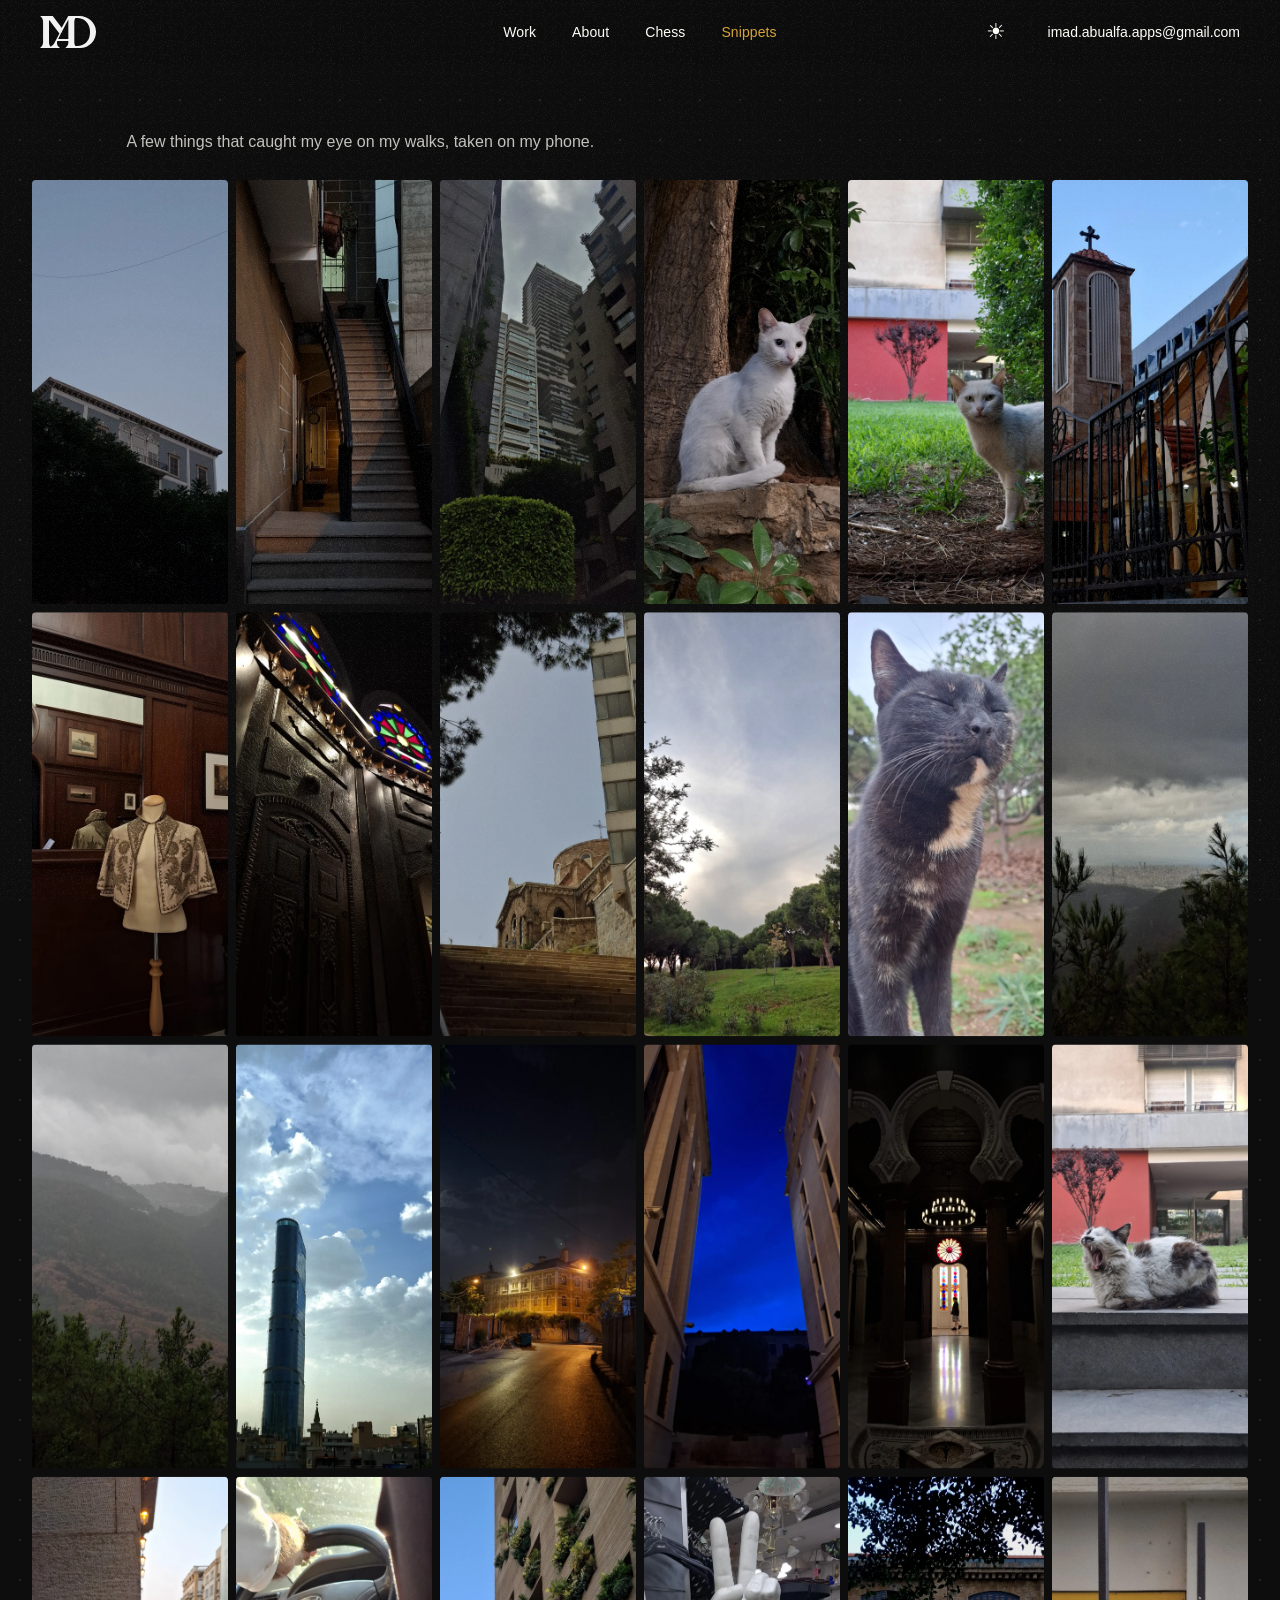
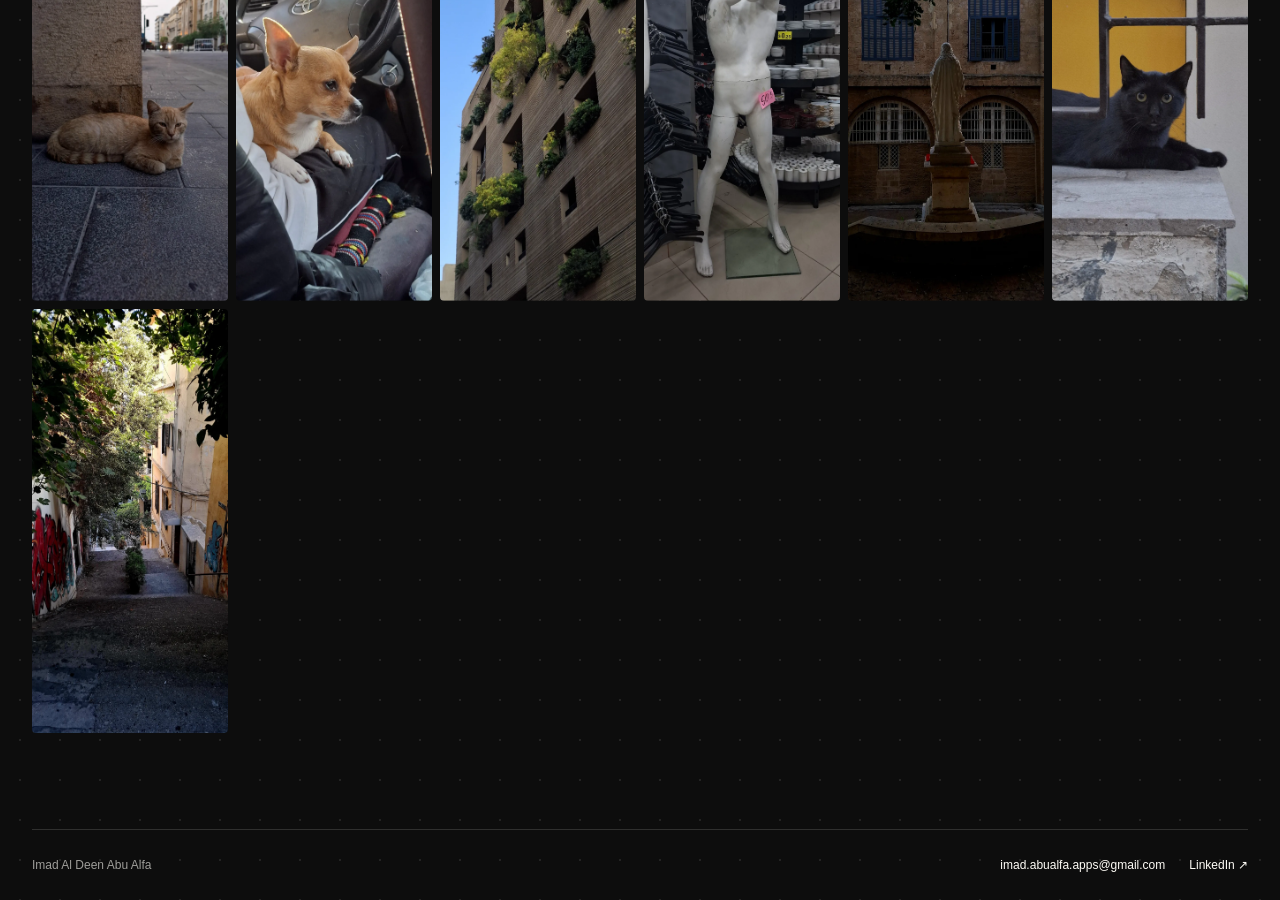
<file: snippets/index.html>
<!DOCTYPE html>
<html lang="en">
<head>
  <meta charset="UTF-8">
  <meta name="viewport" content="width=device-width, initial-scale=1.0">
  <title>Snippets - Imad Al Deen Abu Alfa</title>

  <link rel="icon" type="image/png" href="../favicon.png">

  <script src="../theme.js"></script>
  <link rel="stylesheet" href="../buttons.css">
  <link rel="stylesheet" href="../styles.css">
</head>

<body>
  <div class="navbar">
    <div class="logo-hover" onclick="window.location.href='../index.html'">
      <img class="logo logo-black" src="../Logo.svg" alt="Imad Logo">
      <img class="logo logo-yellow" src="../Logo-yellow.svg" alt="">
    </div>

    <div class="nav-links">
      <a href="../index.html" class="H4">Work</a>
      <a href="../about/index.html" class="H4">About</a>
      <a href="../chess/index.html" class="H4">Chess</a>
      <a href="./index.html" class="H4" aria-current="page">Snippets</a>
    </div>

    <div class="nav-actions">
      <button
        class="theme-toggle"
        type="button"
        aria-label="Switch to light mode"
        aria-pressed="false"
      >
        <span class="theme-moon" aria-hidden="true">☾</span>
        <span class="theme-sun" aria-hidden="true">☀︎</span>
      </button>

      <a
        class="nav-email email-link"
        href="mailto:imad.abualfa.apps@gmail.com"
      >
        imad.abualfa.apps@gmail.com
      </a>

      <button
        class="hamburger"
        id="hamburger"
        aria-label="Open menu"
        aria-expanded="false"
        aria-controls="mobile-drawer"
      >
        <span></span>
        <span></span>
        <span></span>
      </button>
    </div>
  </div>

  <div class="drawer-overlay" id="drawerOverlay"></div>

  <nav class="mobile-drawer" id="mobile-drawer" aria-hidden="true">
    <div class="drawer-header">
      <img class="logo" src="../Logo.svg" alt="Imad Logo">
      <button
        class="drawer-close"
        id="drawerClose"
        aria-label="Close menu"
      >&times;</button>
    </div>

    <div class="drawer-links">
      <a href="../index.html" class="H4">Work</a>
      <a href="../about/index.html" class="H4">About</a>
      <a href="../chess/index.html" class="H4">Chess</a>
      <a href="./index.html" class="H4" aria-current="page">Snippets</a>
    </div>

    <a
      class="drawer-email email-link"
      href="mailto:imad.abualfa.apps@gmail.com"
    >
      imad.abualfa.apps@gmail.com
    </a>
  </nav>

<main>
  <p class="about-page about-intro photo-intro">
    A few things that caught my eye on my walks, taken on my phone.
  </p>

  <div class="snippets-page">
    <div class="photo-gallery">
      <img src="photos/photo-1.webp" alt="Photo1" width="887" height="1920">
      <img src="photos/photo-2.webp" alt="Photo2" width="887" height="1920">
      <img src="photos/photo-3.webp" alt="Photo3" width="887" height="1920">
      <img src="photos/photo-4.webp" alt="Photo4" width="887" height="1920">
      <img src="photos/photo-5.webp" alt="Photo5" width="887" height="1920">
      <img src="photos/photo-6.webp" alt="Photo6" width="887" height="1920">
      <img src="photos/photo-7.webp" alt="Photo7" width="887" height="1920">
      <img src="photos/photo-8.webp" alt="Photo8" width="887" height="1920">
      <img src="photos/photo-9.webp" alt="Photo9" width="887" height="1920">
      <img src="photos/photo-10.webp" alt="Photo10" width="887" height="1920">
      <img src="photos/photo-11.webp" alt="Photo11" width="887" height="1920">
      <img src="photos/photo-12.webp" alt="Photo12" width="887" height="1920">
      <img src="photos/photo-13.webp" alt="Photo13" width="887" height="1920">
      <img src="photos/photo-14.webp" alt="Photo14" width="887" height="1920">
      <img src="photos/photo-15.webp" alt="Photo15" width="887" height="1920">
      <img src="photos/photo-16.webp" alt="Photo16" width="887" height="1920">
      <img src="photos/photo-17.webp" alt="Photo17" width="887" height="1920">
      <img src="photos/photo-18.webp" alt="Photo18" width="887" height="1920">
      <img src="photos/photo-19.webp" alt="Photo19" width="887" height="1920">
      <img src="photos/photo-20.webp" alt="Photo20" width="887" height="1920">
      <img src="photos/photo-21.webp" alt="Photo21" width="887" height="1920">
      <img src="photos/photo-22.webp" alt="Photo22" width="887" height="1920">
      <img src="photos/photo-23.webp" alt="Photo23" width="887" height="1920">
      <img src="photos/photo-24.webp" alt="Photo24" width="887" height="1920">
      <img src="photos/photo-25.webp" alt="Photo25" width="887" height="1920">
    </div>
  </div>
</main>


  <footer class="site-footer">
    <span class="footer-name">Imad Al Deen Abu Alfa</span>

    <div class="footer-links">
      <a
        class="email-link"
        href="mailto:imad.abualfa.apps@gmail.com"
      >
        imad.abualfa.apps@gmail.com
      </a>

      <a
        href="https://www.linkedin.com/in/imad-al-deen-abu-alfa/"
        target="_blank"
        rel="noopener noreferrer"
      >
        LinkedIn ↗
      </a>
    </div>
  </footer>

  <dialog class="photo-preview" id="photo-preview">
    <button
      class="photo-preview-close"
      type="button"
      aria-label="Close photo preview"
      autofocus
    >×</button>
  
    <img class="photo-preview-image" alt="">
  
    <div class="photo-preview-controls">

      <button
        class="black-mid photo-preview-prev"
        type="button"
        aria-label="Previous photo"
      ><svg width="20" height="20" viewBox="0 0 24 24"
             fill="none" stroke="currentColor" stroke-width="1"
             stroke-linecap="round" stroke-linejoin="round"
             aria-hidden="true">
          <path d="M19 12H5m7-7-7 7 7 7"/>
        </svg>
      </button>
  
      <button
        class="black-mid photo-preview-next"
        type="button"
        aria-label="Next photo"
      ><svg width="20" height="20" viewBox="0 0 24 24"
           fill="none" stroke="currentColor" stroke-width="1"
           stroke-linecap="round" stroke-linejoin="round"
           aria-hidden="true">
        <path d="M5 12h14m-7-7 7 7-7 7"/>
      </svg>
    </button>

    </div>
  </dialog>

  <script src="../cursor.js"></script>
  <script src="../email-copy.js"></script>

  <script>
    const hamburger = document.getElementById('hamburger');
    const drawer = document.getElementById('mobile-drawer');
    const overlay = document.getElementById('drawerOverlay');
    const drawerClose = document.getElementById('drawerClose');

    function openDrawer() {
      drawer.classList.add('open');
      overlay.classList.add('open');
      hamburger.classList.add('active');
      hamburger.setAttribute('aria-expanded', 'true');
      drawer.setAttribute('aria-hidden', 'false');
      document.body.style.overflow = 'hidden';
    }

    function closeDrawer() {
      drawer.classList.remove('open');
      overlay.classList.remove('open');
      hamburger.classList.remove('active');
      hamburger.setAttribute('aria-expanded', 'false');
      drawer.setAttribute('aria-hidden', 'true');
      document.body.style.overflow = '';
    }

    hamburger.addEventListener('click', function () {
      drawer.classList.contains('open')
        ? closeDrawer()
        : openDrawer();
    });

    drawerClose.addEventListener('click', closeDrawer);
    overlay.addEventListener('click', closeDrawer);

    document.addEventListener('keydown', function (event) {
      if (event.key === 'Escape') closeDrawer();
    });

    window.matchMedia('(max-width: 900px)')
      .addEventListener('change', function (event) {
        if (!event.matches) closeDrawer();
      });
  </script>

  <script src="masonry.js"></script>
  <script src="photo-preview.js"></script>
  <script src="../button-hover.js"></script>
</body>
</html>
</file>
<file: buttons.css>
/* Shared button styles */
.black-mid,
.light-mid,
.black-mid-outline {
  position: relative;
  isolation: isolate;
  overflow: hidden;

  height: 46px;
  padding: 0 20px;
  margin: 4px 2px;

  display: inline-flex;
  align-items: center;
  justify-content: center;

  font-family: 'Plus Jakarta Sans', sans-serif;
  font-weight: 600;
  font-size: 15px;

  cursor: pointer;

  --hover-grain: var(--cream);

  transition:
    background-color 0.2s ease,
    border-color 0.2s ease,
    color 0.2s ease,
    scale 0.15s ease;
}

.black-mid:active,
.light-mid:active,
.black-mid-outline:active {
  scale: 0.97;
}

/* Black button — becomes light in dark mode */
.black-mid {
  background-color: var(--ink);
  border: 2px solid transparent;
  border-radius: 2px;
  color: var(--cream);
}

/* Yellow button */
.light-mid {
  background-color: var(--saffron);
  border: 2px solid transparent;
  border-radius: 2px;
  color: var(--on-saffron);

  width: fit-content;
  text-decoration: none;

  --hover-grain: #0D0D0D;
}

/* The black button becomes white in dark mode */
html[data-theme="dark"] .black-mid {
  --hover-grain: #0D0D0D;
}

/* Outline button */
.black-mid-outline {
  background-color: transparent;
  border: 1px solid var(--ink);
  border-radius: 6px;
  color: var(--ink);

  text-align: center;
  text-decoration: none;
}

/* CV button alignment */
.cv-button {
  white-space: nowrap;
  margin-left: auto;
}

/* Drawer button */
.drawer-cta {
  width: 100%;
  text-align: center;
}

/* Disabled buttons */
.black-mid:disabled,
.light-mid:disabled,
.black-mid-outline:disabled {
  opacity: 0.45;
  cursor: default;
}

/* Grain follows the cursor, behind the text */
.black-mid::before,
.light-mid::before,
.black-mid-outline::before {
  content: "";
  position: absolute;
  inset: 0;
  z-index: -1;
  pointer-events: none;

  background: radial-gradient(
    circle 70px at var(--pointer-x, 50%) var(--pointer-y, 50%),
    var(--hover-grain) 0%,
    transparent 100%
  );

  -webkit-mask-image: var(--grain-texture);
  mask-image: var(--grain-texture);

  opacity: 0;
  transition: opacity 0.2s ease;
}

/* Grain responds to a nearby mouse */
@media (hover: hover) and (pointer: fine) {
  .black-mid:not(:disabled)::before,
  .light-mid:not(:disabled)::before,
  .black-mid-outline:not(:disabled)::before {
    opacity: var(--grain-opacity, 0);
  }
}

/* Respect reduced motion */
@media (prefers-reduced-motion: reduce) {
  .black-mid,
  .light-mid,
  .black-mid-outline,
  .black-mid::before,
  .light-mid::before,
  .black-mid-outline::before {
    transition: none;
  }
}
</file>
<file: styles.css>
/*:root {
  --cream: #FFFDF7;
  --ink: #0D0D0D;
  --apricot: #FEE1C7;
  --muted: #4A463F;
  --hairline: #E4DDCE;
  --ease: cubic-bezier(0.16, 1, 0.3, 1);
}*/

:root {

  color-scheme: light;

  --cream: #FFFDF7;
  --ink: #0D0D0D;

  --saffron: #D6A33A;
  --saffron-light: #F0D98D;

  --hairline: rgba(13, 13, 13, 0.14);

  --ease: cubic-bezier(0.16, 1, 0.3, 1);

  --grain-texture: url("data:image/svg+xml,%3Csvg xmlns='http://www.w3.org/2000/svg' width='180' height='180'%3E%3Cfilter id='noise'%3E%3CfeTurbulence type='fractalNoise' baseFrequency='0.9' numOctaves='1' stitchTiles='stitch'/%3E%3CfeColorMatrix type='matrix' values='0 0 0 0 0 0 0 0 0 0 0 0 0 0 0 1 0 0 0 0'/%3E%3CfeComponentTransfer%3E%3CfeFuncA type='discrete' tableValues='0 0 0 0 0 1 1 1'/%3E%3C/feComponentTransfer%3E%3C/filter%3E%3Crect width='100%25' height='100%25' filter='url(%23noise)'/%3E%3C/svg%3E");

  --cream-rgb: 255, 253, 247;
  --ink-rgb: 13, 13, 13;
  --muted: #4A463F;
  --secondary-text: #686158;
  --on-saffron: #0D0D0D;
}

:root[data-theme="dark"] {
  color-scheme: dark;

  --cream: #0D0D0D;
  --ink: #FFFDF7;
  --cream-rgb: 13, 13, 13;
  --ink-rgb: 255, 253, 247;

  --muted: rgba(255, 253, 247, 0.75);
  --secondary-text: rgba(255, 253, 247, 0.6);
  --hairline: rgba(255, 253, 247, 0.14);
}

/* Make the black logos visible in dark mode */
html[data-theme="dark"] .logo-black,
html[data-theme="dark"] .drawer-header .logo {
  filter: invert(1);
}

/* Keep the grain visible on dark backgrounds */
html[data-theme="dark"] body::after,
html[data-theme="dark"] .navbar::after {
  filter: invert(1);
}

.nav-links .H4[aria-current],
.drawer-links .H4[aria-current] {
  color: var(--saffron);
}

html {
  scroll-behavior: smooth;
}

* {
  box-sizing: border-box;
}

/* Scrollbar */
html {
  scrollbar-width: thin;
  scrollbar-color: var(--saffron) var(--cream);
}

body {
  margin: 0;
  padding: 0;
  background-color: var(--cream);
  -webkit-font-smoothing: antialiased;
  -moz-osx-font-smoothing: grayscale;
  overflow-x: hidden;
    /* Create the vertical and horizontal intersecting grid lines */
  background-image:
    radial-gradient(
      circle,
      rgba(var(--ink-rgb), 0.09) 1px,
      transparent 1px
    );
  
  background-size: 40px 40px;
  color:var(--ink)
}

/* Subtle grain across the entire site */
body::after {
  content: "";
  position: fixed;
  inset: 0;
  z-index: 1;
  pointer-events: none;
  opacity: 0.04;

  background-image: var(--grain-texture);
  background-repeat: repeat;
}

a {
  -webkit-tap-highlight-color: transparent;
}

:focus-visible {
  outline: 2px solid var(--ink);
  outline-offset: 3px;
  border-radius: 4px;
}

@media (prefers-reduced-motion: reduce) {
  *, *::before, *::after {
    animation-duration: 0.001ms !important;
    transition-duration: 0.001ms !important;
  }
}

/* ---------- CUSTOM CURSOR ---------- */
@media (pointer: fine) {
  *, *::before, *::after {
    cursor: none !important;
  }
}

#custom-cursor {
  position: fixed;
  top: 0;
  left: 0;
  width: 16px;
  height: 16px;
  border-radius: 1.5px;
  background-color: var(--cream);
  border: 1.5px solid var(--ink);
  opacity: 1;
  pointer-events: none;
  z-index: 9999;
  transform: translate(-50%, -50%);
  transition:
    width 0.2s var(--ease),
    height 0.2s var(--ease),
    opacity 0.2s ease,
    background-color 0.2s ease,
    border-color 0.2s ease;
}

/* Smaller square over clickable elements */
#custom-cursor.cursor-hover {
  width: 13px;
  height: 13px;
  opacity: 1;
  background-color: rgba(var(--ink-rgb), 0.6);
  border-color: var(--cream);
}

/* Squeezed square over text */
#custom-cursor.cursor-text {
  width: 5px;
  height: 22px;
  opacity: 1;
  background-color: rgba(var(--ink-rgb), 0.6);
  border-color: var(--cream);
}

#custom-cursor.cursor-hidden {
  opacity: 0 !important;
}

/* ---------- COPY-EMAIL TOOLTIP & TOAST ---------- */
#copy-tooltip {
  position: fixed;
  top: 0;
  left: 0;
  transform: none;
  background-color: var(--saffron);
  color: var(--on-saffron);
  font-family: 'Plus Jakarta Sans', sans-serif;
  font-size: 12px;
  font-weight: 550;
  letter-spacing: 0.2px;
  padding: 6px 14px;
  border-radius: 2px;
  white-space: nowrap;
  pointer-events: none;
  z-index: 10000;
  opacity: 0;
  transition: opacity 0.2s ease;
  line-height: 1.4;
}

#copy-tooltip.visible {
  opacity: 1;
}

@media (hover: none), (pointer: coarse) {
  #copy-tooltip {
    display: none !important;
  }
}

#copy-toast {
  position: fixed;
  left: 50%;
  bottom: 32px;
  transform: translate(-50%, 16px) scale(0.92);
  background-color: var(--saffron);
  color: var(--on-saffron);
  font-family: 'Plus Jakarta Sans', sans-serif;
  font-size: 14px;
  font-weight: 550;
  padding: 8px 16px;
  border-radius: 2px;
  pointer-events: none;
  z-index: 10001;
  opacity: 0;
  transition: opacity 0.35s var(--ease), transform 0.35s var(--ease);
  display: flex;
  align-items: center;
  gap: 8px;
}

#copy-toast.show {
  opacity: 1;
  transform: translate(-50%, 0) scale(1);
}

/* ---------- NAVBAR ---------- */
.navbar {
  display: grid;
  grid-template-columns: minmax(0, 1fr) auto minmax(0, 1fr);
  align-items: center;
  background-color: var(--cream);
  color: var(--ink);
  height: 64px;
  padding-left: 40px;
  padding-right: 40px;
  position: -webkit-sticky;
  position: sticky;
  top: 0;
  z-index: 100;
  background: rgba(var(--cream-rgb), 0.6);
  backdrop-filter: blur(10px);
  -webkit-backdrop-filter: blur(10px);
  border: none;
  transition: box-shadow 0.4s var(--ease);
}

.navbar::after {
  content: "";
  position: absolute;
  inset: 0;
  z-index: 1;
  pointer-events: none;
  background-image: var(--grain-texture);
  background-repeat: repeat;
  opacity: 0.04;
}

.nav-links {
  display: flex;
  align-items: center;
}

.navbar .H4 {
  color: var(--ink);
  font-family: 'Plus Jakarta Sans', sans-serif;
  font-weight: 500;
  font-size: 14px;
  letter-spacing: 0.1px;
  text-decoration: none;
  transition: opacity 0.35s var(--ease), transform 0.35s var(--ease);
  cursor: pointer;
  padding: 22px 18px;
  position: relative;
}

.navbar .H4::after {
  content: '';
  position: absolute;
  left: 18px;
  right: 18px;
  bottom: 16px;
  height: 2px;

  background: var(--saffron);

  transform: scaleX(0);
  transform-origin: left;
  transition: transform 0.35s var(--ease);
}

.navbar .H4:hover {
  opacity: 0.65;
  text-decoration: none;
}

.navbar .H4:hover::after {
  transform: scaleX(1);
}

.nav-actions {
  display: flex;
  align-items: center;
  gap: 32px;
  justify-self: end;
}

.theme-toggle {
  display: inline-flex;
  align-items: center;
  justify-content: center;
  flex-shrink: 0;
  width: 40px;
  height: 40px;
  padding: 0;
  border: none;
  background: transparent;
  color: var(--ink);
  font-size: 22px;
  line-height: 1;
  cursor: pointer;
  transition: color 0.2s ease;
  position: relative;
}

@media (hover: hover) and (pointer: fine) {
  .theme-toggle:hover {
    color: var(--saffron);
  }

  .photo-item:hover img {
    transform: scale(1.035);
    filter: brightness(1.2);
  }
}

.theme-toggle:focus-visible {
  outline: 2px solid var(--saffron);
  outline-offset: 2px;
}

.theme-toggle::after {
  content: attr(data-tooltip);
  position: absolute;
  top: calc(100% + 8px);
  left: 50%;
  transform: translateX(-50%);
  background-color: var(--saffron);
  color: var(--on-saffron);
  font-family: 'Plus Jakarta Sans', sans-serif;
  font-size: 12px;
  font-weight: 550;
  letter-spacing: 0.2px;
  padding: 6px 14px;
  border-radius: 2px;
  white-space: nowrap;
  pointer-events: none;
  z-index: 10;
  opacity: 0;
  transition: opacity 0.2s ease;
  line-height: 1.4;
}

@media (hover: hover) and (pointer: fine) {
  .theme-toggle:hover::after {
    opacity: 1;
  }
}

.theme-toggle:focus-visible::after {
  opacity: 1;
}

@media (hover: none), (pointer: coarse) {
  .theme-toggle::after {
    display: none;
  }
}

.theme-toggle.tooltip-dismissed::after {
  opacity: 0;
}

.theme-sun {
  display: none;
}

html[data-theme="dark"] .theme-moon {
  display: none;
}

html[data-theme="dark"] .theme-sun {
  display: inline;
}

.logo {
  height: 42px;
  width: auto;
  cursor: pointer;
}

.logo-hover {
  position: relative;
  display: inline-block;
  height: 32px;
  cursor: pointer;
  flex-shrink: 0;
}

.logo-hover .logo {
  display: block;
  height: 32px;
  width: auto;
}

.logo-hover .logo-black {
  position: relative;
  opacity: 1;
  transition: opacity 2s var(--ease);
}

.logo-hover .logo-yellow {
  position: absolute;
  top: 0;
  left: 0;
  opacity: 0;
  transition: opacity 2s var(--ease);
}

.logo-hover:hover .logo-black {
  opacity: 0;
}

.logo-hover:hover .logo-yellow {
  opacity: 1;
}

.nav-cta {
  flex-shrink: 0;
}

/* ---------- HAMBURGER ---------- */
.hamburger {
  display: none;
  flex-direction: column;
  justify-content: center;
  align-items: center;
  gap: 5px;
  width: 44px;
  height: 44px;
  background: transparent;
  border: none;
  cursor: pointer;
  padding: 0;
  z-index: 210;
}

.hamburger span {
  display: block;
  width: 24px;
  height: 2px;
  background-color: var(--ink);
  border-radius: 2px;
  transition: transform 0.35s var(--ease), opacity 0.25s var(--ease);
}

.hamburger.active span:nth-child(1) {
  transform: translateY(7px) rotate(45deg);
}
.hamburger.active span:nth-child(2) {
  opacity: 0;
}
.hamburger.active span:nth-child(3) {
  transform: translateY(-7px) rotate(-45deg);
}

/* ---------- MOBILE DRAWER ---------- */
.drawer-overlay {
  position: fixed;
  inset: 0;
  background: rgba(13, 13, 13, 0.45);
  backdrop-filter: blur(2px);
  opacity: 0;
  pointer-events: none;
  transition: opacity 0.35s var(--ease);
  z-index: 190;
}

.drawer-overlay.open {
  opacity: 1;
  pointer-events: auto;
}

.mobile-drawer {
  position: fixed;
  top: 0;
  right: 0;
  height: 100dvh;
  width: min(320px, 82vw);
  background: rgba(var(--cream-rgb), 0.64);
  backdrop-filter: blur(16px);
  -webkit-backdrop-filter: blur(16px);
  color: var(--ink);
  display: flex;
  flex-direction: column;
  padding: 16px 24px 28px;
  border-left: 1px solid var(--hairline);
  transform: translateX(100%);
  transition: transform 0.4s var(--ease);
  z-index: 200;
}

.mobile-drawer.open {
  transform: translateX(0);
}

.drawer-header {
  display: flex;
  align-items: center;
  justify-content: space-between;
  margin-bottom: 24px;
}

.drawer-header .logo {
    height: 32px;
    filter: none;
}

.drawer-close {
  background: transparent;
  border: none;
  color: var(--ink);
  font-size: 26px;
  line-height: 1;
  cursor: pointer;
  padding: 4px 8px;
}

.drawer-links {
  display: flex;
  flex-direction: column;
  gap: 4px;
  margin-top: 12px;
}

.drawer-links .H4 {
  color: var(--ink);
  font-family: 'Plus Jakarta Sans', sans-serif;
  font-size: 16px;
  font-weight: 500;
  padding: 16px 0;
  border-bottom: 1px solid var(--hairline);
  cursor: pointer;
  text-decoration: none;
}

.drawer-cta {
  margin-top: auto;
  width: 100%;
}

/* ---------- SECTION 1 / HERO ---------- */
.section1 {
  display: flex;
  flex-direction: column;
  padding: 0;
  gap: 32px;
}

@property --hero-mx {
  syntax: '<percentage>';
  inherits: true;
  initial-value: 50%;
}

@property --hero-my {
  syntax: '<percentage>';
  inherits: true;
  initial-value: 40%;
}

.hero-static {
    position: absolute;
    inset: 0;

    width: 100%;
    height: 100%;

    object-fit: cover;

    opacity: 0.3;
    mix-blend-mode: normal;

    pointer-events: none;
    z-index: 1;
}

@media (max-width: 768px) {
    .hero-static {
        opacity: 0.3;
    }
}

@media (prefers-reduced-motion: reduce) {
    .hero-static {
        display: none;
    }
}

.hero {
  display: flex;
  flex-direction: column;
  align-items: center;
  justify-content: center;

  width: 100%;
  height: calc(100dvh - 80px);

  text-align: center;
  color: #FFFDF7;

  position: relative;
  overflow: hidden;
  isolation: isolate;

  border-radius: 0;
  padding: 0;

  /*--hero-mx: 50%;
  --hero-my: 40%;*/

  background-color: #0D0D0D;

  background-image:
    linear-gradient(
      rgba(0, 0, 0, 0.85),
      rgba(0, 0, 0, 0.85)
    ),
    url("herobg6.webp");
  
  background-size: cover;
  background-position: center;
  background-repeat: no-repeat;
}

.hero::after {
  content: '';
  position: absolute;
  inset: 0;

  background:
    radial-gradient(
      circle 200px at var(--hero-mx) var(--hero-my),
      rgba(255, 253, 247, 0.08) 0%,
      rgba(255, 253, 247, 0.030) 35%,
      transparent 70%
    );

  opacity: var(--hero-glow-opacity);
  transition: opacity 0.35s ease;

  pointer-events: none;
  z-index: 2;
}


@media (hover: none), (pointer: coarse) {
  .hero::after {
    background:
      radial-gradient(
        circle 280px at 50% 40%,
        rgba(255, 253, 247, 0.10) 0%,
        rgba(254, 225, 199, 0.08) 22%,
        rgba(254, 225, 199, 0.03) 42%,
        transparent 68%
      );
  }
}

@media (max-width: 768px) {

    .hero::after {
        display: none;
    }

}

.herotext {
  width: 100%;
  max-width: 700px;

  margin: 0 auto;
  padding: 0 32px;

  display: flex;
  flex-direction: column;
  align-items: center;

  gap: 24px;

  position: relative;
  z-index: 3;
}

.H1 {
  font-family: 'Plus Jakarta Sans', sans-serif;
  font-weight: 700;
  max-width: 650px;
  font-size: clamp(1.9rem, 3.5vw, 2.6rem);
  letter-spacing: -0.5px;
  line-height: 1.1;
}

.body-large {
  font-family: 'Plus Jakarta Sans', sans-serif;
  font-weight: 400;
  max-width: 650px;
  font-size: 19px;
  line-height: 1.55;
  color: rgba(255, 253, 247, 0.86);
  max-width: 560px;
}

.hero2 {
  container-type: inline-size;
  width: 100%;
  margin: 0;

  padding: 0 32px;

  display: flex;
  justify-content: center;
  align-items: center;
  text-align: center;

  box-sizing: border-box;
}

.big-title {
  width: 100%;
  height: auto;
  display: block;
}

/* ---------- SCROLL REVEAL ---------- */
.reveal {
  opacity: 0;
  transform: translateY(28px);
  transition: opacity 0.7s var(--ease), transform 0.7s var(--ease);
  will-change: opacity, transform;
}

.reveal.in-view {
  opacity: 1;
  transform: translateY(0);
}

/* ---------- SECTION 2 / WORK ---------- */
.section2 {
  display: flex;
  flex-direction: column;
  padding: 32px 32px 64px;
  gap: 32px;
}

.title-button {
  font-family: 'Plus Jakarta Sans', sans-serif;
  font-weight: 700;
  font-size: clamp(2.4rem, 5vw, 3.5rem);
  letter-spacing: -1px;
  display: flex;
  justify-content: space-between;
  align-items: center;
  width: 100%;
  color: var(--ink);
}

.H4 {
  font-family: 'Plus Jakarta Sans', sans-serif;
  font-weight: 600;
  font-size: 21px;
  text-decoration: none;
}

.work-grid {
  display: grid;
  grid-template-columns: repeat(2, minmax(0, 1fr));
  gap: 24px;
}

/* ---------- WORK CARDS ---------- */
.card {
  display: flex;
  flex-direction: column;
  gap: 14px;

  background: transparent;
  color: var(--ink);

  padding: 0;
  border: none;
  border-radius: 0;

  overflow: visible;

  cursor: pointer;
}

.card-image-wrap {
  position: relative;
  overflow: hidden;

  border-radius: 4px;
  aspect-ratio: 16 / 9;
}

.card-image-pan {
  width: 100%;
  height: 100%;
  transform: translate(
    calc(var(--px, 0) * 1px),
    calc(var(--py, 0) * 1px)
  );
  transition: transform 0.2s ease-out;
}

.card-image {
  width: 100%;
  height: 100%;

  object-fit: cover;
  border-radius: 0;
  display: block;

  transition:
    transform 0.7s var(--ease),
    filter 0.6s var(--ease);

  filter: saturate(0.94);
}

.card:hover .card-image {
  transform: scale(1.01);
  filter: saturate(1.05);
}

.card-content {
  display: flex;
  flex-direction: column;
  gap: 8px;

  padding: 0 2px;
}

.card .H4 {
  color: var(--ink);
  font-size: 18px;

  transition:
    color 0.3s var(--ease);
}

.card:hover .H4 {
  color: var(--saffron);
}

.tag-container {
  display: flex;
  flex-wrap: wrap;
  align-items: center;

  gap: 6px 10px;
}

.tag {
  display: inline-flex;
  align-items: center;

  padding: 0;

  border: none;
  border-radius: 0;
  background: transparent;

  color: rgba(var(--ink-rgb), 0.58);

  font-family: 'Plus Jakarta Sans', sans-serif;
  font-size: 11px;
  font-weight: 500;
  letter-spacing: 0.4px;
  text-transform: uppercase;

  text-decoration: none;
}

.tag:not(:last-child)::after {
  content: '•';

  margin-left: 10px;

  color: var(--saffron);
}

/* ---------- EXPERIENCE ---------- */
/* ---------- EXPERIENCE ---------- */
.experience {
  padding: 24px 0 0px;
  font-family: 'Plus Jakarta Sans', sans-serif;
}

.experience-header {
  display: flex;
  justify-content: space-between;
  align-items: center;
  gap: 24px;
  margin-bottom: 8px;
}

.experience .section-heading {
  margin: 0;
  font-size: 24px;
  font-weight: 500;
  line-height: 1.3;
  letter-spacing: -0.4px;
  color: var(--ink);
}

.experience-cv {
  padding: 12px 0;
  font-size: 13px;
  font-weight: 500;
  color: var(--ink);
  text-decoration: none;
  white-space: nowrap;
  transition: color 0.2s ease;
  margin-left: auto;
}

.experience-cv:hover {
  color: var(--saffron);
}

.exp-row {
  display: grid;
  grid-template-columns: minmax(0, 1.1fr) minmax(0, 1.6fr) auto;
  gap: 24px;
  align-items: baseline;
  padding: 20px 0;
  border-bottom: 1px solid var(--saffron-light);
  transition: padding-left 0.35s var(--ease);
}

.exp-row:hover {
  padding-left: 8px;
}

.exp-row:last-child {
  border-bottom: none;
}

.exp-company {
  font-size: 14px;
  font-weight: 600;
  line-height: 1.6;
  color: var(--ink);
}

.exp-role {
  font-size: 14px;
  font-weight: 400;
  line-height: 1.6;
  color: var(--ink);
}

.exp-dates {
  font-size: 12px;
  line-height: 1.6;
  text-align: right;
  white-space: nowrap;
  color: var(--secondary-text);
}

@media (max-width: 760px) {
  .experience {
    padding-top: 32px;
  }

  .experience .section-heading {
    font-size: 22px;
  }

  .exp-row {
    grid-template-columns: 1fr;
    gap: 5px;
  }

  .exp-row:hover {
  padding-left: 0;
}

  .exp-dates {
    margin-top: 3px;
    text-align: left;
    white-space: normal;
  }
}

/* ---------- FOOTER ---------- */
/* ---------- FOOTER ---------- */
.site-footer {
  display: flex;
  justify-content: space-between;
  align-items: center;
  gap: 24px;
  margin: 32px 32px 0;
  padding: 28px 0;
  border-top: 1px solid var(--hairline);
  font-family: 'Plus Jakarta Sans', sans-serif;
  font-size: 12px;
  color: var(--ink);
}

.footer-name {
  color: var(--secondary-text);
}

.footer-links {
  display: flex;
  flex-wrap: wrap;
  align-items: center;
  gap: 24px;
}

.footer-links a {
  color: var(--ink);
  text-decoration: none;
  overflow-wrap: anywhere;
  transition: color 0.2s ease;
}

.footer-links a:hover {
  color: var(--saffron);
}

@media (max-width: 768px) {
  .work-grid {
    grid-template-columns: 1fr;
  }

  .site-footer {
    flex-direction: column;
    align-items: flex-start;
    margin: 16px 20px 0;
    padding: 36px 0;
    gap: 24px;
  }

  .footer-links {
    gap: 36px;
  }
}

/* ---------- RESPONSIVE ---------- */
@media (max-width: 900px) {
  .nav-links,
  .nav-cta {
    display: none;
  }

  .hamburger {
    display: flex;
  }

  .navbar {
    display: flex;
    justify-content: space-between;
    padding-left: 24px;
    padding-right: 20px;
  }
}


@media (max-width: 640px) {

  .section1 {
    padding: 0;
  }

  .section2 {
    padding: 20px 20px 40px;
  }

  .hero {
    width: 100%;
    height: calc(100dvh - 80px);
    min-height: 0;
    border-radius: 0;
    padding: 0;
  }

  .hero2 {
    padding: 0 20px;
  }
}

/* ---------- HERO FAIRY LIGHTS ---------- */

.hero-sparkles {
  position: absolute;
  inset: 0;
  overflow: hidden;
  pointer-events: none;

  z-index: 1;
}

.hero-sparkle {
  position: absolute;

  left: var(--x);
  bottom: -20px;

  width: var(--size);
  height: var(--size);

  border-radius: 50%;

  background: var(--saffron-light);

  box-shadow:
  0 0 5px rgba(214, 163, 58, 0.65),
  0 0 12px rgba(214, 163, 58, 0.22);

  opacity: 0;

  animation:
    sparkle-rise var(--duration) linear infinite;

  animation-delay: var(--delay);
}

@keyframes sparkle-rise {

  0% {
    transform:
      translate3d(0, 0, 0)
      scale(0.5);

    opacity: 0;
  }

  10% {
    opacity: var(--opacity);
  }

  35% {
    transform:
      translate3d(
        calc(var(--drift) * 0.35),
        -35vh,
        0
      )
      scale(1);

    opacity: var(--opacity);
  }

  75% {
    opacity: calc(var(--opacity) * 0.35);
  }

  100% {
    transform:
      translate3d(
        var(--drift),
        -95vh,
        0
      )
      scale(0.3);

    opacity: 0;
  }
}


/* Compact homepage introduction */
.homepage-intro {
  padding: 72px 32px 40px;
  color: var(--ink);
}

.homepage-intro .H1 {
  display: block;
  max-width: 850px;
  margin: 0;
  font-size: clamp(28px, 3.2vw, 40px);
  font-weight: 600;
  line-height: 1.25;
  letter-spacing: -0.8px;
  text-wrap: balance;
}

.homepage-intro .body-large {
  max-width: 850px;
  margin: 20px 0 0;
  color: var(--muted);
  font-size: 16px;
  line-height: 1.65;
}

@media (max-width: 640px) {
  .homepage-intro {
    padding: 40px 20px 24px;
  }

  .homepage-intro .H1 {
    font-size: 28px;
    letter-spacing: -0.5px;
  }

  .homepage-intro .body-large {
    margin-top: 16px;
    font-size: 16px;
  }

  .homepage-intro .intro-break {
    display: none;
  }
}

/* Text selection */
::selection {
  color: var(--saffron);
  background-color: rgba(214, 163, 58, 0.25);
}

/*Nav and drawer email*/
.nav-email {
  font-family: 'Plus Jakarta Sans', sans-serif;
  font-size: 14px;
  font-weight: 500;
  color: var(--ink);
  text-decoration: none;
  transition: color 0.2s ease;
}

.nav-email:hover {
  color: var(--saffron);
}

@media (max-width: 900px) {
  .nav-email {
    display: none;
  }
}

.drawer-email {
  display: block;
  margin-top: auto;
  padding-top: 24px;
  font-family: 'Plus Jakarta Sans', sans-serif;
  font-size: 13px;
  color: var(--ink);
  text-decoration: none;
  overflow-wrap: anywhere;
}

.drawer-email:hover {
  color: var(--saffron);
}


/* About page */
.about-page {
  box-sizing: border-box;
  width: 84%;
  max-width: 720px;
  margin: 0;
  margin-left: 8%;
  padding: 64px 24px;
}

.about-intro {
  font-family: 'Plus Jakarta Sans', sans-serif;
  font-size: 16px;
  line-height: 1.75;
  color: var(--muted);
}

.about-intro p {
  margin: 0 0 20px;
}

.about-intro p:last-child {
  margin-bottom: 0;
}

@media (max-width: 640px) {
  .about-page {
    padding: 40px 20px;
    margin-left: 0;
    width: 100%;
  }
}

/* Snippets page */
.snippets-page {
  padding: 0 32px 64px;
}

.about-page.photo-intro {
  padding-bottom: 24px;
}

.photo-gallery {
  --columns: 8;
  --gap: 8px;
  position: relative;
}

.photo-item {
  position: absolute;
  top: 0;
  left: 0;
  overflow: hidden;
  border-radius: 4px;
  background: rgba(var(--ink-rgb), 0.06);
  border: none;
  padding: 0;
}

.photo-gallery img {
  display: block;
  width: 100%;
  height: 100%;
  opacity: 0;
  transition: transform 0.25s ease-in-out, filter 0.45s ease-in-out;
}

.photo-item.is-loaded img,
.photo-item.is-error img {
  opacity: 1;
}

.photo-item:focus-visible {
  outline: 2px solid var(--saffron);
  outline-offset: 3px;
}

.photo-preview {
  position: fixed;
  inset: 0;
  box-sizing: border-box;
  width: 100%;
  height: 100%;
  max-width: none;
  max-height: none;
  margin: 0;
  padding: 48px 24px;
  border: none;
  background: transparent;
}

.photo-preview[open] {
  display: flex;
  flex-direction: column;
  align-items: center;
  justify-content: center;
  gap: 12px;
}

.photo-preview::backdrop {
  background: rgba(13, 13, 13, 0.88);
}

.photo-preview-image {
  display: block;
  width: auto;
  height: auto;
  max-width: 100%;
  max-height: calc(100% - 52px);
  flex-shrink: 0;
  object-fit: contain;
  border-radius: 4px;
  touch-action: pan-y pinch-zoom;
}

.photo-preview-close {
  position: absolute;
  top: 8px;
  right: 12px;
  width: 40px;
  height: 40px;
  padding: 0;
  border: none;
  background: transparent;
  color: #FFFDF7;
  font-size: 30px;
  line-height: 1;
}

.photo-preview-close:focus-visible {
  outline: 2px solid var(--saffron);
}

.photo-preview-controls {
  display: flex;
  justify-content: center;
  gap: 12px;
  flex-shrink: 0;
}

.photo-preview-controls .black-mid {
  width: 40px;
  height: 40px;
  padding: 0;
  margin: 0;
}

@media (max-width: 1440px) {
  .photo-gallery {
    --columns: 6;
  }
}

@media (max-width: 1000px) {
  .photo-gallery {
    --columns: 4;
  }
}

@media (max-width: 640px) {
  .snippets-page {
    padding: 0 20px 40px;
  }

  .photo-gallery {
    --columns: 2;
    --gap: 8px;
  }

  .photo-item {
    border-radius: 2px;
  }

  .photo-preview .photo-preview-controls {
    display: none;
  }
}


/* Chess page */
.chess-puzzle {
  display: grid;
  --board-size: clamp(220px, calc(100dvh - 180px), 520px);
  grid-template-columns: minmax(0, var(--board-size)) minmax(240px, 1fr);
  align-items: stretch;
  gap: 32px;
  margin-top: 0;
}

#puzzle-status {
  margin-top: 24px;
  font-family: 'Plus Jakarta Sans', sans-serif;
  font-size: 14px;
  line-height: 1.6;
  color: var(--secondary-text);
}

#chess-board {
  width: 100%;
  aspect-ratio: 1;
  margin: 0;
}

#chess-board cg-board {
  background-color: #FFFDF7;
  background-image: conic-gradient(
    #BDB7A5 25%,
    #FFFDF7 0 50%,
    #BDB7A5 0 75%,
    #FFFDF7 0
  );
  background-size: 25% 25%;
}

#chess-board square.last-move {
  background-color: rgba(214, 163, 58, 0.35);
}

.chess-controls {
  display: flex;
  gap: 8px;
  margin-top: 8px;
  width: 100%;
}

.chess-controls button {
  flex: 1 1 0;
  min-width: 0;
  height: 36px;
  margin: 0;
  padding: 0 8px;
  font-size: 12px;
  font-weight: 600;
}

.about-page.chess-page {
  max-width: 1040px;
  padding-top: 32px;
  padding-bottom: 24px;
}

.puzzle-panel {
  min-width: 0;
  display: flex;
  flex-direction: column;
}

.chess-board-column {
  min-width: 0;
  width: min(100%, var(--board-size));
}

#puzzle-result {
  margin-top: 24px;
}

@media (max-width: 800px) {
  .chess-puzzle {
    grid-template-columns: 1fr;
    gap: 24px;
  }

  .puzzle-navigation {
    margin-top: 24px;
    padding-top: 0;
  }
}

.puzzle-navigation {
  margin-top: auto;
  padding-top: 24px;
  font-family: 'Plus Jakarta Sans', sans-serif;
  font-size: 12px;
  line-height: 1.6;
}

#puzzle-count {
  margin: 0 0 8px;
  color: var(--secondary-text);
}

#puzzle-numbers {
  display: flex;
  flex-wrap: wrap;
  gap: 8px;
}

#puzzle-numbers button {
  width: 36px;
  height: 36px;
  padding: 0;
  border: 1px solid var(--hairline);
  border-radius: 2px;
  background: transparent;
  color: var(--ink);
  font: inherit;
  font-weight: 600;
}

#puzzle-numbers button[aria-current="step"] {
  border-color: var(--saffron);
  color: var(--saffron);
}

#puzzle-numbers button:focus-visible {
  outline: 2px solid var(--saffron);
  outline-offset: 2px;
}

/* Legal moves: dots on empty squares */
#chess-board square.move-dest {
  background: radial-gradient(
    circle,
    rgba(13, 13, 13, 0.25) 19%,
    transparent 20%
  );
}

/* Legal captures: rings around occupied squares */
#chess-board square.move-dest.oc {
  background: radial-gradient(
    circle,
    transparent 60%,
    rgba(13, 13, 13, 0.25) 61%,
    rgba(13, 13, 13, 0.25) 70%,
    transparent 71%
  );
}
</file>
<file: case-study.css>
/* =========================================================
   CASE STUDY PAGES
   ========================================================= */

.case-study {
    width: 100%;
    box-sizing: border-box;
}


/* =========================================================
   DESKTOP
   ========================================================= */

@media (min-width: 769px) {

    html {
        scroll-snap-type: y mandatory;
        scroll-padding-top: 64px;
    }


    .case-study {
        padding-top: 24px;
        padding-bottom: 48px;
    }


    .case-study-slide-wrap {
        width: 100%;

        /*
        Each slide still gets one monitor-height area,
        minus the navbar.
        */
        height: calc(100dvh - 64px);

        box-sizing: border-box;

        /*
        Creates breathing room between slides.
        */
        padding: 20px 32px;

        display: flex;
        align-items: center;
        justify-content: center;

        scroll-snap-align: start;
        scroll-snap-stop: always;
    }


    .case-study-slide {
        display: block;

        border-radius: 4px;

        width: auto;
        height: auto;

        max-width: 100%;
        max-height: 100%;

        object-fit: contain;

        position: relative;
        z-index: 2;
    }


    /*
    Lets the footer become a natural final
    snapping destination too.
    */
    .site-footer {
        scroll-snap-align: start;
    }

}



/* =========================================================
   MOBILE
   ========================================================= */

@media (max-width: 768px) {

    html {
        scroll-snap-type: none;
    }


    .case-study {
        width: 100%;

        padding-top: 16px;
        padding-bottom: 32px;
    }


    .case-study-slide-wrap {
        width: 100%;
        height: auto;

        box-sizing: border-box;

        padding: 8px 16px;
    }


    .case-study-slide {
        display: block;

        border-radius: 4px;

        width: 100%;
        height: auto;

        max-width: none;
        max-height: none;

        position: relative;
        z-index: 2;
    }

}

.case-study-actions {
    width: min(
        calc(100% - 64px),
        calc((100dvh - 120px) * 16 / 9)
    );

    margin: 0 auto;
    padding: 48px 0 64px;

    display: grid;
    grid-template-columns: 1fr auto 1fr;
    align-items: center;
}

.case-study-download {
    height: 44px;
    padding: 0 18px;
    font-size: 13px;
    font-weight: 600;

    grid-column: 2;
    justify-self: center;

    text-decoration: none;
    width: fit-content;
    white-space: nowrap;
    gap: 8px;
}

.scroll-top-inline {
    grid-column: 3;
    justify-self: end;

    width: 44px;
    min-width: 44px;
    height: 44px;
    padding: 0;
    margin: 0;

    display: inline-flex;
    align-items: center;
    justify-content: center;
}

.download-icon {
    width: 16px;
    height: 16px;
    flex-shrink: 0;
}

.scroll-top-icon {
    width: 18px;
    height: 18px;
    flex-shrink: 0;
}

/* Hide scroll-to-top button on mobile only */
@media (max-width: 768px) {

    .case-study-actions {
        width: 100%;
        padding: 32px 16px 48px;

        display: flex;
        justify-content: center;
    }

    .scroll-top-inline {
        display: none;
    }

}

.reading-progress {
  position: fixed;
  top: 64px;
  left: 0;
  width: 100%;
  height: 2px;
  z-index: 101;
  pointer-events: none;
}

.reading-progress-fill {
  width: 100%;
  height: 100%;
  background: var(--saffron);
  transform: scaleX(0);
  transform-origin: left;
  opacity: 0.6;
}
</file>
